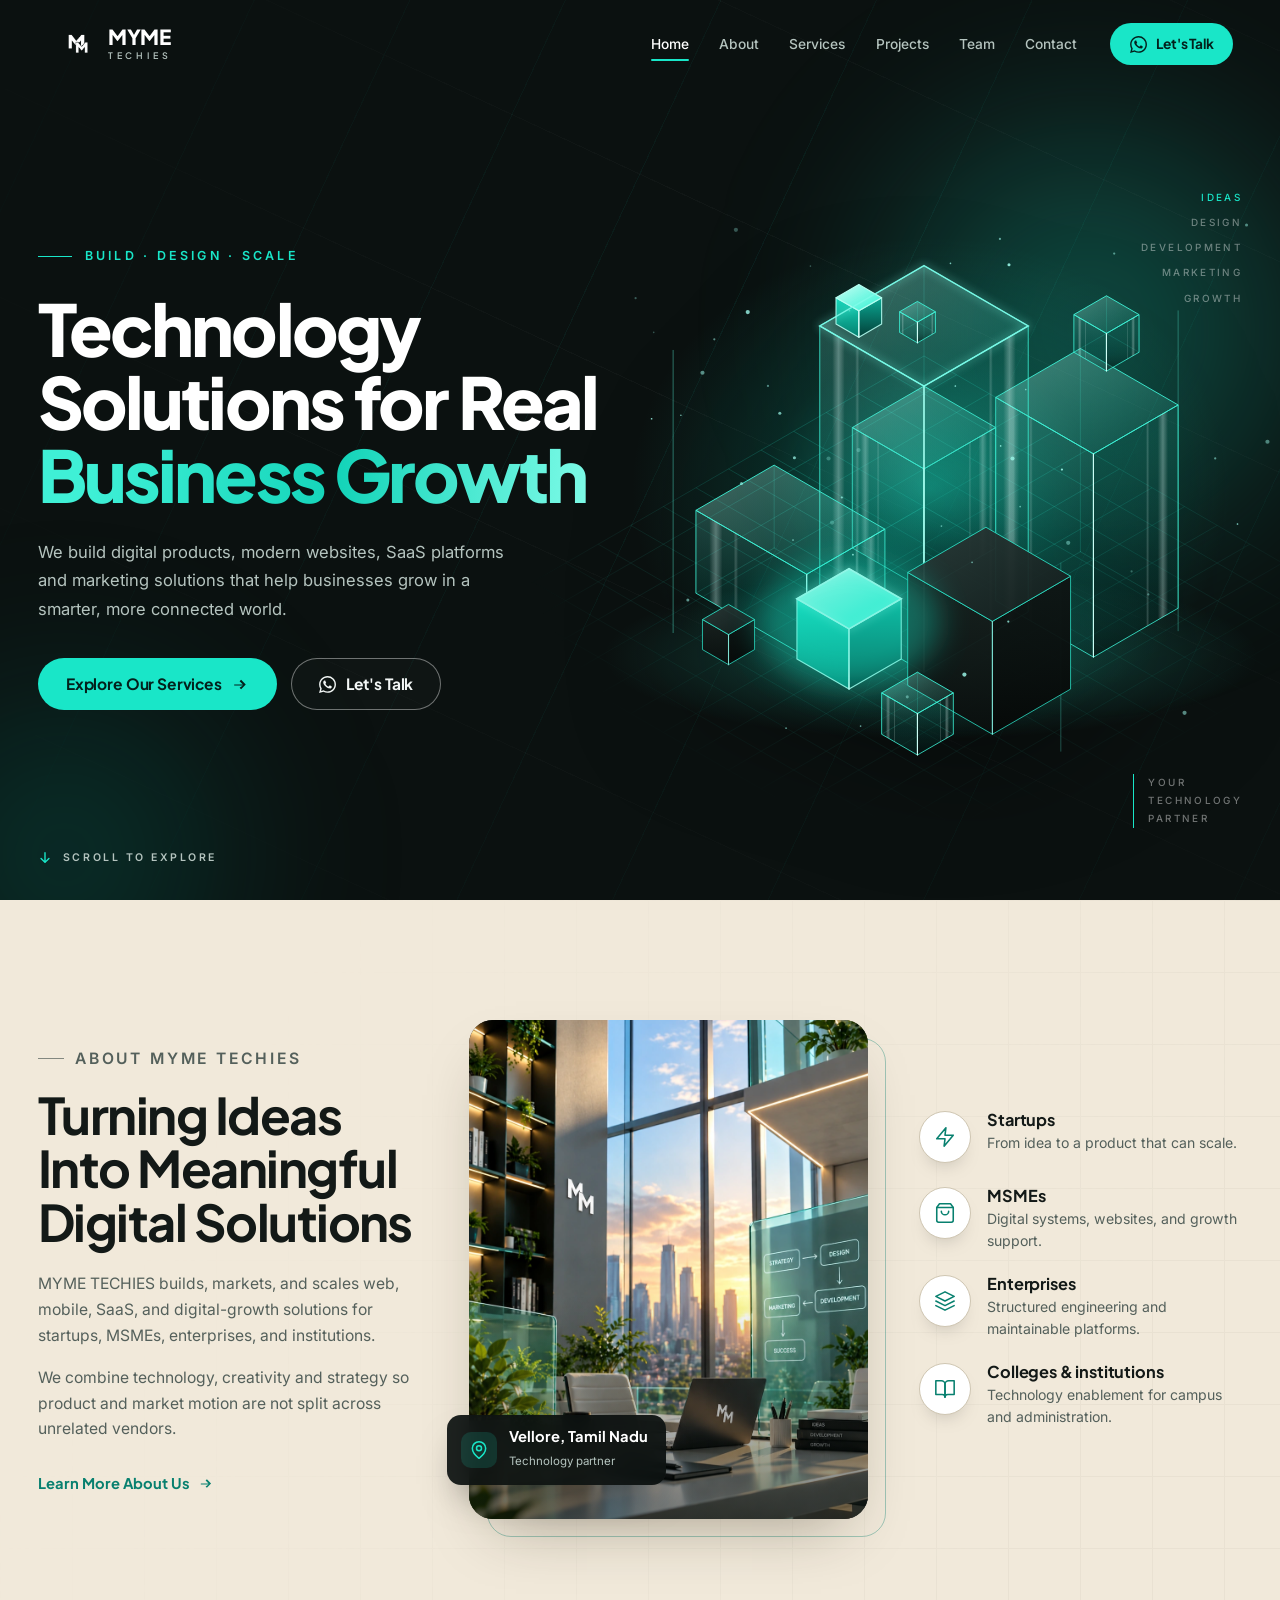
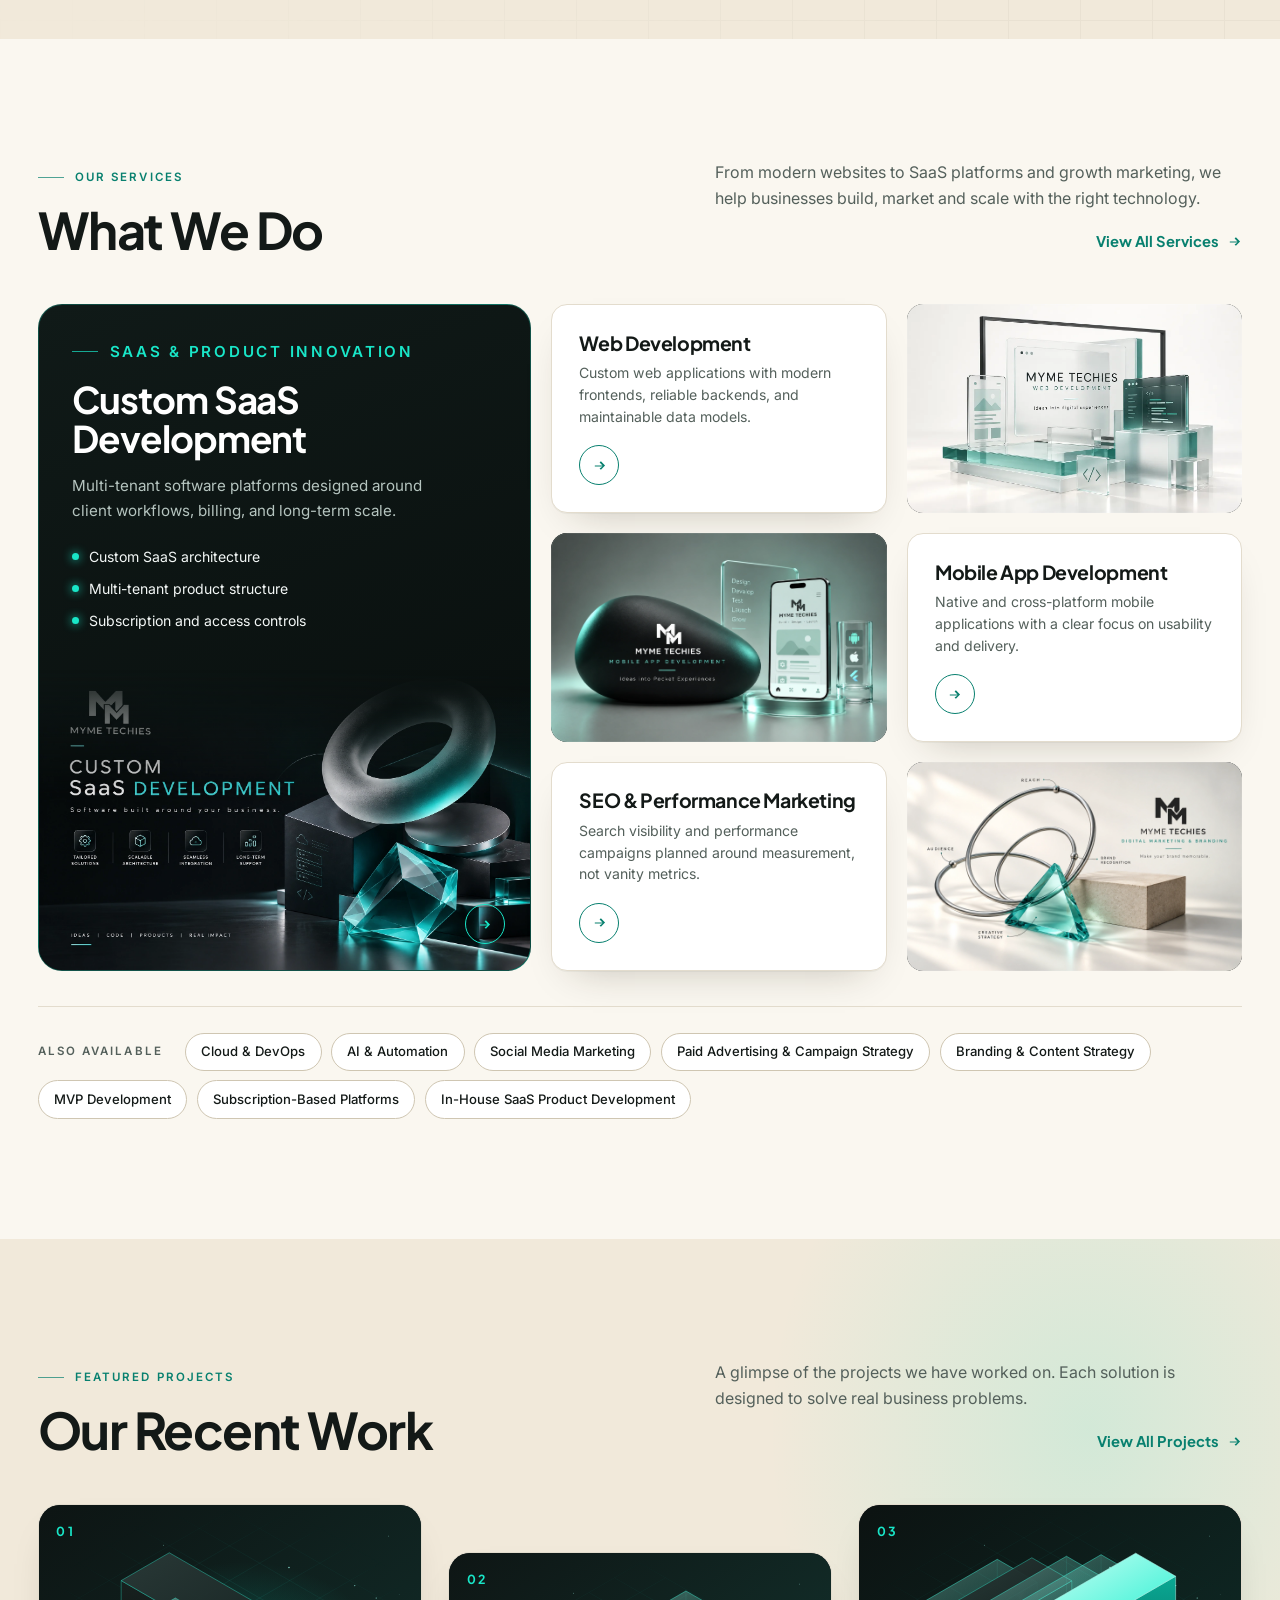
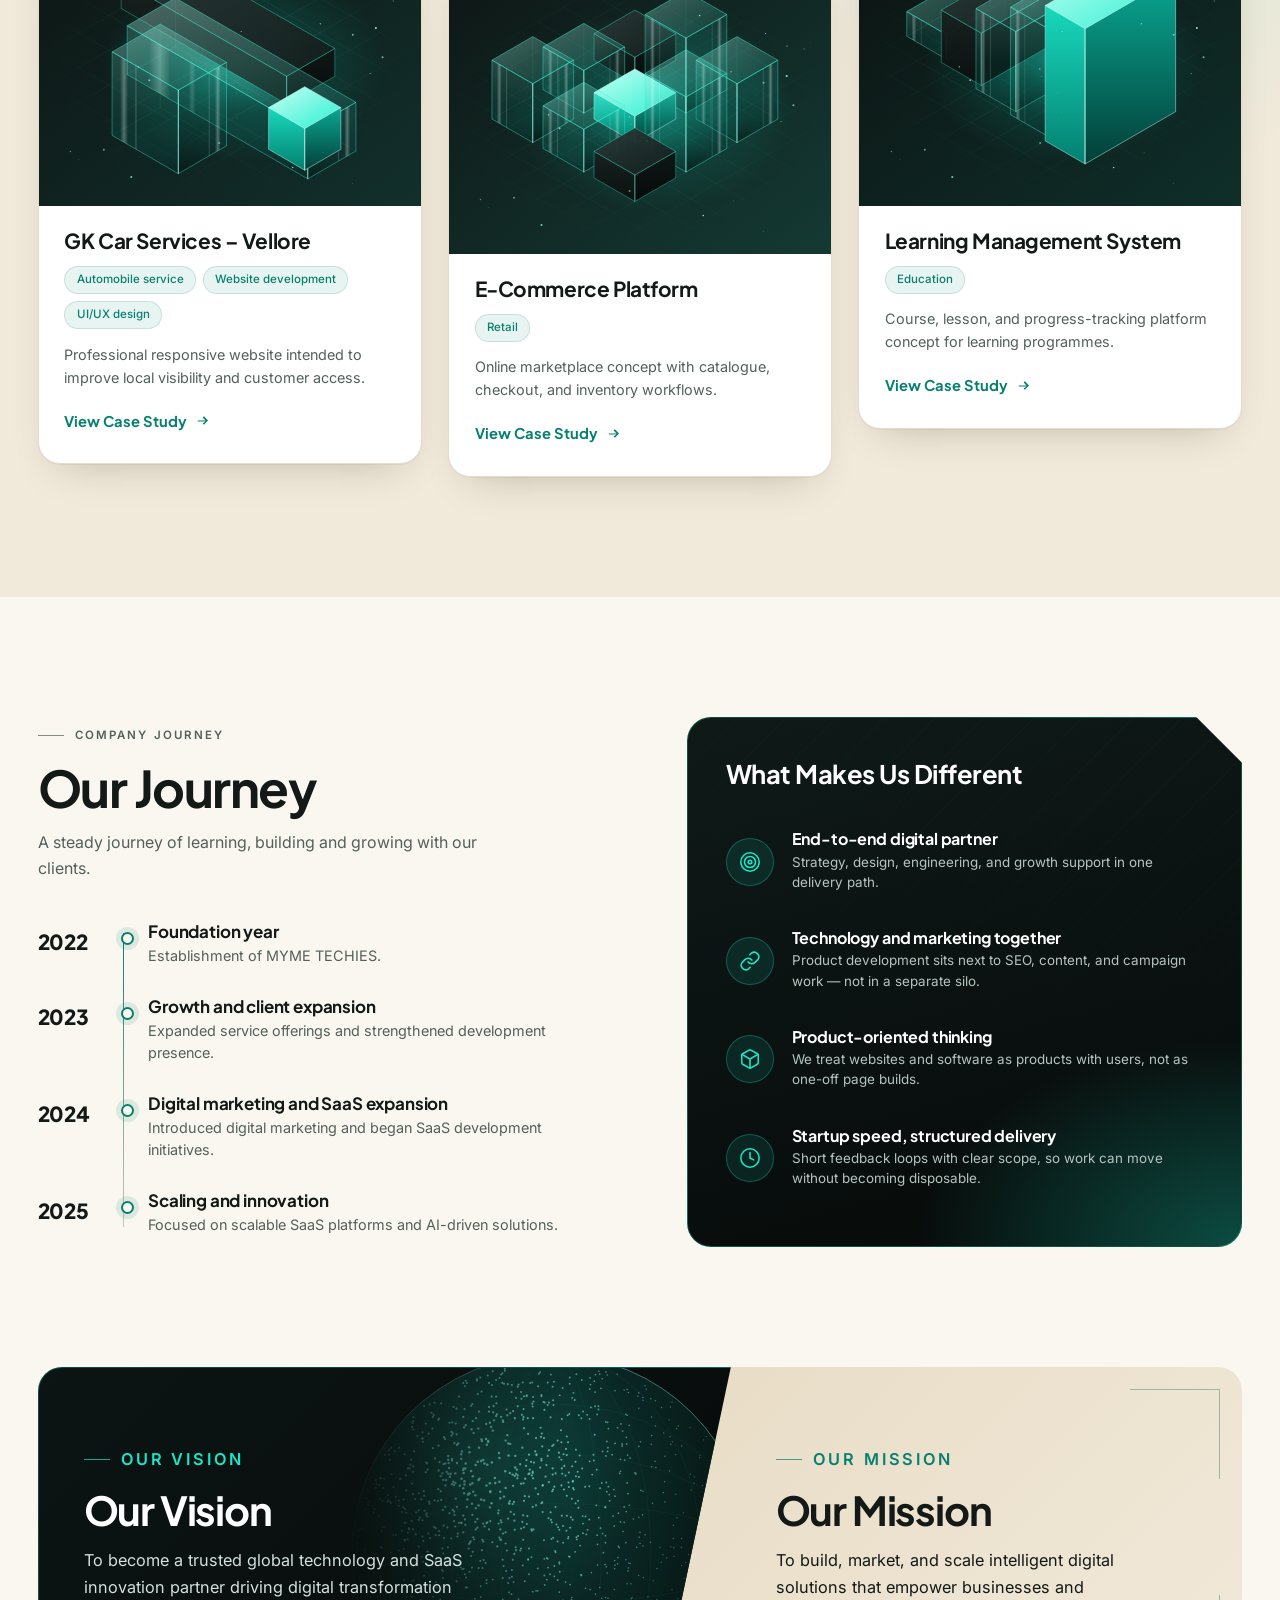
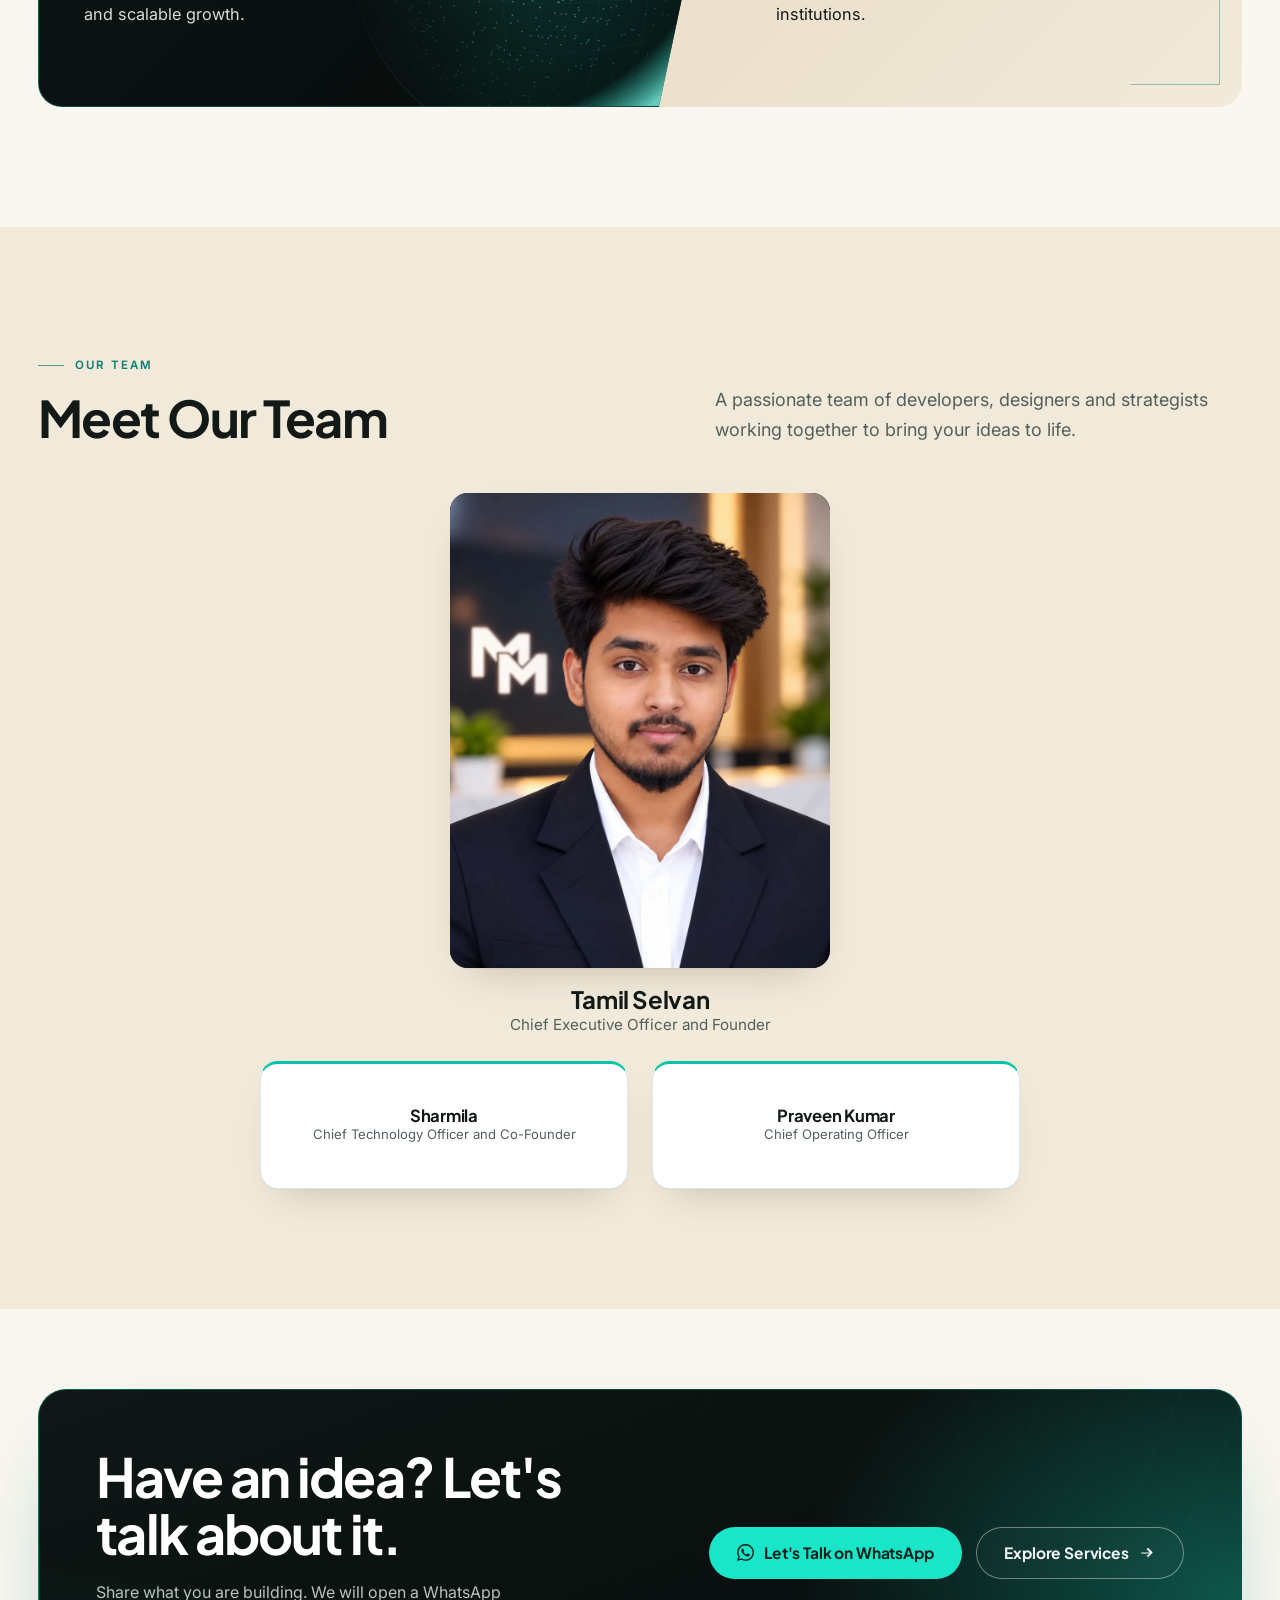
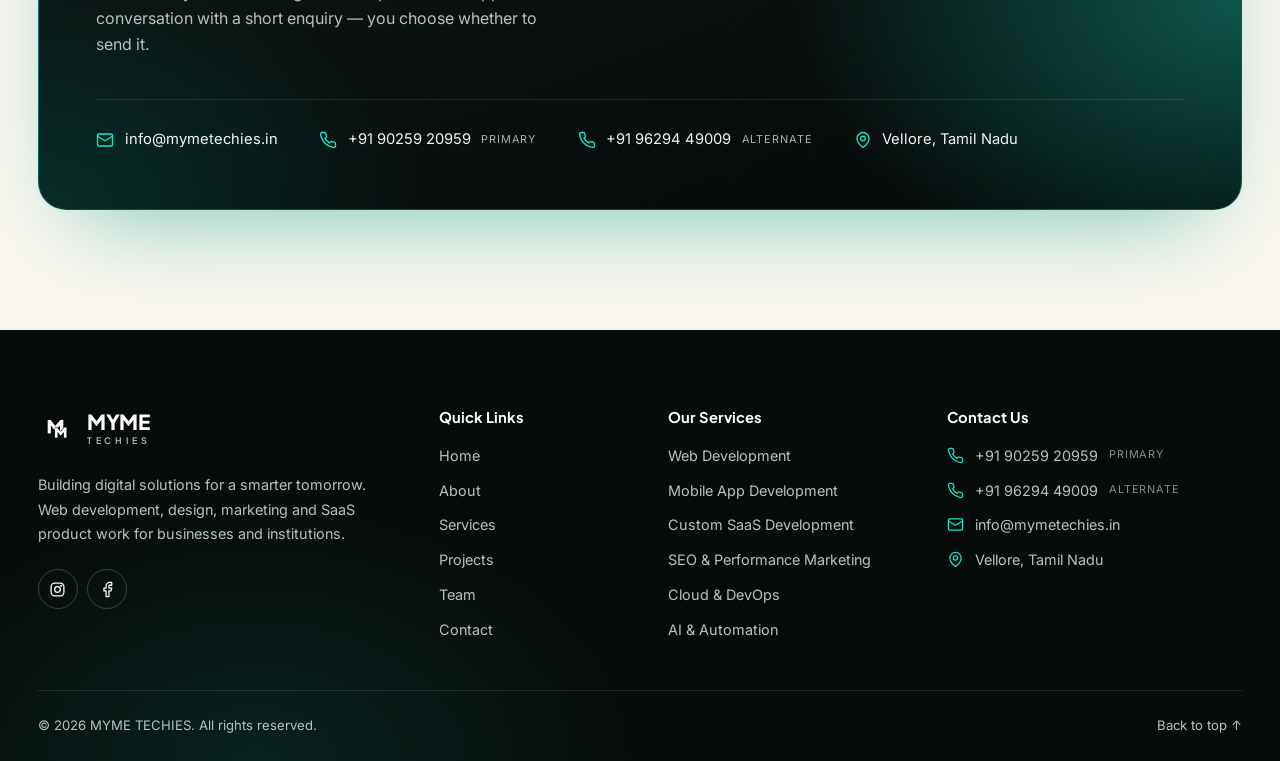
<file: index.html>
<!DOCTYPE html>
<html lang="en">
<head>
  <meta charset="UTF-8">
  <meta name="viewport" content="width=device-width, initial-scale=1.0">
  <title>MYME TECHIES — Technology Solutions for Real Business Growth</title>
  <meta name="description" content="MYME TECHIES builds, markets, and scales web, mobile, SaaS, and digital-growth solutions for startups, MSMEs, enterprises, and institutions.">
  <meta name="theme-color" content="#0b1110">
  <link rel="canonical" href="https://mymetechies.com/">
  <noscript><style>.nav-pill{background:rgba(8,13,12,.94);border-color:rgba(255,255,255,.09)}</style></noscript>
  <link rel="icon" type="image/png" href="assets/images/brand/favicon.png">
  <link rel="preconnect" href="https://fonts.googleapis.com">
  <link rel="preconnect" href="https://fonts.gstatic.com" crossorigin>
  <link href="https://fonts.googleapis.com/css2?family=Inter:wght@400;500;600&family=Plus+Jakarta+Sans:wght@500;600;700;800&display=swap" rel="stylesheet">
  <link rel="stylesheet" href="assets/css/variables.css">
  <link rel="stylesheet" href="assets/css/components.css">
  <link rel="stylesheet" href="assets/css/sections.css">
  <link rel="stylesheet" href="assets/css/motion.css">
</head>
<body data-page="home" data-root="">
  <a href="#hero" class="skip-link">Skip to main content</a>

  <header class="site-header" id="siteHeader">
    <div class="nav-pill">
      <a href="#hero" class="brand" aria-label="MYME TECHIES home"><img class="brand-mark" src="assets/images/brand/logo-mark.png" width="38" height="38" alt=""><span class="brand-name">MYME <span>TECHIES</span></span></a>
      <div class="nav-cluster">
        <nav aria-label="Primary">
          <ul class="nav-links">
            <li><a class="nav-link" data-nav="home" href="#hero">Home</a></li>
            <li><a class="nav-link" data-nav="about" href="#about">About</a></li>
            <li><a class="nav-link" data-nav="services" href="#services">Services</a></li>
            <li><a class="nav-link" data-nav="projects" href="#work">Projects</a></li>
            <li><a class="nav-link" data-nav="team" href="#team">Team</a></li>
            <li><a class="nav-link" data-nav="contact" href="#contact">Contact</a></li>
          </ul>
        </nav>
        <a class="btn btn-teal nav-cta" data-whatsapp href="https://wa.me/919025920959?text=Hello%20MYME%20TECHIES%2C%20I%20would%20like%20to%20discuss%20a%20digital%20project.%20Please%20share%20the%20next%20step%20to%20start%20a%20conversation."><svg viewBox="0 0 24 24" aria-hidden="true" fill="currentColor"><path d="M17.47 14.38c-.3-.15-1.76-.87-2.03-.97-.27-.1-.47-.15-.67.15-.2.3-.77.97-.94 1.16-.17.2-.35.22-.64.07-.3-.15-1.26-.46-2.4-1.48-.88-.79-1.48-1.76-1.65-2.06-.17-.3-.02-.46.13-.6.13-.14.3-.35.45-.52.15-.17.2-.3.3-.5.1-.2.05-.37-.03-.52-.07-.15-.67-1.61-.92-2.2-.24-.58-.49-.5-.67-.51h-.57c-.2 0-.52.07-.8.37-.27.3-1.04 1.02-1.04 2.48 0 1.46 1.07 2.88 1.21 3.07.15.2 2.1 3.2 5.08 4.49.71.3 1.26.49 1.7.63.71.23 1.36.2 1.87.12.57-.09 1.76-.72 2-1.41.25-.7.25-1.29.17-1.41-.07-.12-.27-.2-.57-.35M12.05 21.79h-.01a9.87 9.87 0 0 1-5.03-1.38l-.36-.21-3.74.98 1-3.65-.24-.37a9.86 9.86 0 0 1-1.51-5.26c0-5.45 4.44-9.88 9.89-9.88 2.64 0 5.12 1.03 6.99 2.9a9.83 9.83 0 0 1 2.89 6.99c0 5.45-4.44 9.88-9.88 9.88m8.41-18.3A11.8 11.8 0 0 0 12.05 0C5.5 0 .16 5.34.16 11.89c0 2.1.55 4.14 1.59 5.95L.06 24l6.3-1.65a11.9 11.9 0 0 0 5.69 1.45h.01c6.55 0 11.89-5.34 11.89-11.89 0-3.18-1.24-6.17-3.48-8.41Z"/></svg>Let's Talk</a>
        <button class="menu-toggle" id="menuToggle" type="button" aria-label="Open menu" aria-expanded="false" aria-controls="mobileMenu">
          <span></span><span></span><span></span>
        </button>
      </div>
    </div>
  </header>

  <div class="menu-overlay" id="mobileMenu" hidden role="dialog" aria-label="Menu">
    <div class="menu-overlay-top">
      <a href="#hero" class="brand" aria-label="MYME TECHIES home"><img class="brand-mark" src="assets/images/brand/logo-mark.png" width="38" height="38" alt=""><span class="brand-name">MYME <span>TECHIES</span></span></a>
      <button class="menu-close" id="menuClose" type="button" aria-label="Close menu">&times;</button>
    </div>
    <nav class="menu-overlay-links" aria-label="Mobile">
      <a href="#hero">Home</a>
      <a href="#about">About</a>
      <a href="#services">Services</a>
      <a href="#work">Projects</a>
      <a href="#team">Team</a>
      <a href="#contact">Contact</a>
    </nav>
    <a class="btn btn-teal btn-lg" data-whatsapp href="https://wa.me/919025920959?text=Hello%20MYME%20TECHIES%2C%20I%20would%20like%20to%20discuss%20a%20digital%20project.%20Please%20share%20the%20next%20step%20to%20start%20a%20conversation."><svg viewBox="0 0 24 24" aria-hidden="true" fill="currentColor"><path d="M17.47 14.38c-.3-.15-1.76-.87-2.03-.97-.27-.1-.47-.15-.67.15-.2.3-.77.97-.94 1.16-.17.2-.35.22-.64.07-.3-.15-1.26-.46-2.4-1.48-.88-.79-1.48-1.76-1.65-2.06-.17-.3-.02-.46.13-.6.13-.14.3-.35.45-.52.15-.17.2-.3.3-.5.1-.2.05-.37-.03-.52-.07-.15-.67-1.61-.92-2.2-.24-.58-.49-.5-.67-.51h-.57c-.2 0-.52.07-.8.37-.27.3-1.04 1.02-1.04 2.48 0 1.46 1.07 2.88 1.21 3.07.15.2 2.1 3.2 5.08 4.49.71.3 1.26.49 1.7.63.71.23 1.36.2 1.87.12.57-.09 1.76-.72 2-1.41.25-.7.25-1.29.17-1.41-.07-.12-.27-.2-.57-.35M12.05 21.79h-.01a9.87 9.87 0 0 1-5.03-1.38l-.36-.21-3.74.98 1-3.65-.24-.37a9.86 9.86 0 0 1-1.51-5.26c0-5.45 4.44-9.88 9.89-9.88 2.64 0 5.12 1.03 6.99 2.9a9.83 9.83 0 0 1 2.89 6.99c0 5.45-4.44 9.88-9.88 9.88m8.41-18.3A11.8 11.8 0 0 0 12.05 0C5.5 0 .16 5.34.16 11.89c0 2.1.55 4.14 1.59 5.95L.06 24l6.3-1.65a11.9 11.9 0 0 0 5.69 1.45h.01c6.55 0 11.89-5.34 11.89-11.89 0-3.18-1.24-6.17-3.48-8.41Z"/></svg>Let's Talk on WhatsApp</a>
  </div>

  <main>
    <section class="hero" id="hero">
      <div class="hero-bg" aria-hidden="true">
        <span class="hero-glow hero-glow-a"></span>
        <span class="hero-glow hero-glow-b"></span>
        <span class="hero-lines"></span>
      </div>
      <div class="wrap wrap-wide hero-grid">
        <div class="hero-anim">
          <p class="hero-kicker">Build · Design · Scale</p>
          <h1>Technology Solutions for Real <span class="accent">Business Growth</span></h1>
          <p class="hero-copy">We build digital products, modern websites, SaaS platforms and marketing solutions that help businesses grow in a smarter, more connected world.</p>
          <div class="hero-actions">
            <a class="btn btn-teal btn-lg" href="#services">Explore Our Services <svg class="arrow" viewBox="0 0 16 16" aria-hidden="true"><path fill="currentColor" d="M3 8h8.2L8.1 4.9 9.5 3.5 13.9 8l-4.4 4.5-1.4-1.4L11.2 9H3z"/></svg></a>
            <a class="btn btn-ghost btn-lg" data-whatsapp href="https://wa.me/919025920959?text=Hello%20MYME%20TECHIES%2C%20I%20would%20like%20to%20discuss%20a%20digital%20project.%20Please%20share%20the%20next%20step%20to%20start%20a%20conversation."><svg viewBox="0 0 24 24" aria-hidden="true" fill="currentColor"><path d="M17.47 14.38c-.3-.15-1.76-.87-2.03-.97-.27-.1-.47-.15-.67.15-.2.3-.77.97-.94 1.16-.17.2-.35.22-.64.07-.3-.15-1.26-.46-2.4-1.48-.88-.79-1.48-1.76-1.65-2.06-.17-.3-.02-.46.13-.6.13-.14.3-.35.45-.52.15-.17.2-.3.3-.5.1-.2.05-.37-.03-.52-.07-.15-.67-1.61-.92-2.2-.24-.58-.49-.5-.67-.51h-.57c-.2 0-.52.07-.8.37-.27.3-1.04 1.02-1.04 2.48 0 1.46 1.07 2.88 1.21 3.07.15.2 2.1 3.2 5.08 4.49.71.3 1.26.49 1.7.63.71.23 1.36.2 1.87.12.57-.09 1.76-.72 2-1.41.25-.7.25-1.29.17-1.41-.07-.12-.27-.2-.57-.35M12.05 21.79h-.01a9.87 9.87 0 0 1-5.03-1.38l-.36-.21-3.74.98 1-3.65-.24-.37a9.86 9.86 0 0 1-1.51-5.26c0-5.45 4.44-9.88 9.89-9.88 2.64 0 5.12 1.03 6.99 2.9a9.83 9.83 0 0 1 2.89 6.99c0 5.45-4.44 9.88-9.88 9.88m8.41-18.3A11.8 11.8 0 0 0 12.05 0C5.5 0 .16 5.34.16 11.89c0 2.1.55 4.14 1.59 5.95L.06 24l6.3-1.65a11.9 11.9 0 0 0 5.69 1.45h.01c6.55 0 11.89-5.34 11.89-11.89 0-3.18-1.24-6.17-3.48-8.41Z"/></svg>Let's Talk</a>
          </div>
        </div>
        <div class="hero-visual">
          <div class="hero-visual-inner" data-parallax>
            <img data-hero-visual src="assets/images/hero/hero-glass.svg" width="1200" height="1000" alt="Abstract glass blocks with teal edge lighting and a glowing core cube" fetchpriority="high">
          </div>
        </div>
      </div>
      <ul class="hero-rail" aria-hidden="true"><li>Ideas</li><li>Design</li><li>Development</li><li>Marketing</li><li>Growth</li></ul>
      <p class="hero-tag" aria-hidden="true">Your<br>Technology<br>Partner</p>
      <a class="hero-scroll" href="#about"><svg viewBox="0 0 16 16" fill="none" stroke="currentColor" stroke-width="1.6" stroke-linecap="round" stroke-linejoin="round" aria-hidden="true"><path d="M8 2v11M3.5 8.5 8 13l4.5-4.5"/></svg>Scroll to explore</a>
    </section>

    <section class="about" id="about">
      <div class="wrap wrap-wide about-grid">
        <div class="about-copy reveal">
          <p class="section-kicker">About MYME Techies</p>
          <h2>Turning Ideas Into Meaningful Digital Solutions</h2>
          <p>MYME TECHIES builds, markets, and scales web, mobile, SaaS, and digital-growth solutions for startups, MSMEs, enterprises, and institutions.</p>
          <p>We combine technology, creativity and strategy so product and market motion are not split across unrelated vendors.</p>
          <a class="text-link" href="#journey">Learn More About Us <svg class="arrow" viewBox="0 0 16 16" aria-hidden="true"><path fill="currentColor" d="M3 8h8.2L8.1 4.9 9.5 3.5 13.9 8l-4.4 4.5-1.4-1.4L11.2 9H3z"/></svg></a>
        </div>
        <div class="about-media reveal">
          <figure><img data-about-image src="assets/images/about/about-section.webp" width="941" height="1672" alt="Bright MYME TECHIES workspace with a city skyline view, glass panels and a strategy-to-success workflow diagram" loading="lazy"></figure>
          <div class="about-chip"><svg viewBox="0 0 24 24" fill="none" stroke="currentColor" stroke-width="1.8" stroke-linecap="round" stroke-linejoin="round" aria-hidden="true"><path d="M20 10c0 6-8 12-8 12S4 16 4 10a8 8 0 0 1 16 0z"/><circle cx="12" cy="10" r="3"/></svg><div><strong data-bind="location">Vellore, Tamil Nadu</strong><small>Technology partner</small></div></div>
        </div>
        <div class="audience-list" data-stagger>
          <article class="audience-item reveal">
            <span class="icon-badge" aria-hidden="true"><svg viewBox="0 0 24 24"><path d="M13 2 3 14h9l-1 8 10-12h-9z"/></svg></span>
            <div><h3>Startups</h3><p>From idea to a product that can scale.</p></div>
          </article>
          <article class="audience-item reveal">
            <span class="icon-badge" aria-hidden="true"><svg viewBox="0 0 24 24"><path d="M6 2 3 6v14a2 2 0 0 0 2 2h14a2 2 0 0 0 2-2V6l-3-4z"/><path d="M3 6h18"/><path d="M16 10a4 4 0 0 1-8 0"/></svg></span>
            <div><h3>MSMEs</h3><p>Digital systems, websites, and growth support.</p></div>
          </article>
          <article class="audience-item reveal">
            <span class="icon-badge" aria-hidden="true"><svg viewBox="0 0 24 24"><path d="m12 2 10 5-10 5L2 7z"/><path d="m2 17 10 5 10-5"/><path d="m2 12 10 5 10-5"/></svg></span>
            <div><h3>Enterprises</h3><p>Structured engineering and maintainable platforms.</p></div>
          </article>
          <article class="audience-item reveal">
            <span class="icon-badge" aria-hidden="true"><svg viewBox="0 0 24 24"><path d="M2 3h6a4 4 0 0 1 4 4v14a3 3 0 0 0-3-3H2z"/><path d="M22 3h-6a4 4 0 0 0-4 4v14a3 3 0 0 1 3-3h7z"/></svg></span>
            <div><h3>Colleges &amp; institutions</h3><p>Technology enablement for campus and administration.</p></div>
          </article>
        </div>
      </div>
    </section>

    <section class="section services" id="services">
      <div class="wrap wrap-wide">
        <div class="section-head reveal">
          <div>
            <p class="section-kicker">Our Services</p>
            <h2 class="section-title">What We Do</h2>
          </div>
          <div class="head-side">
            <p class="section-lead">From modern websites to SaaS platforms and growth marketing, we help businesses build, market and scale with the right technology.</p>
            <a class="text-link" href="services.html">View All Services <svg class="arrow" viewBox="0 0 16 16" aria-hidden="true"><path fill="currentColor" d="M3 8h8.2L8.1 4.9 9.5 3.5 13.9 8l-4.4 4.5-1.4-1.4L11.2 9H3z"/></svg></a>
          </div>
        </div>
        <div class="svc-board">
          <a class="svc-feature reveal" href="services.html#custom-saas">
            <p class="section-kicker">SaaS &amp; Product Innovation</p>
            <h3>Custom SaaS Development</h3>
            <p>Multi-tenant software platforms designed around client workflows, billing, and long-term scale.</p>
            <ul class="svc-points">
              <li>Custom SaaS architecture</li>
              <li>Multi-tenant product structure</li>
              <li>Subscription and access controls</li>
            </ul>
            <div class="svc-feature-media"><img src="assets/images/services/custom-saas.webp" alt="" width="1280" height="853" loading="lazy"></div>
            <span class="svc-arrow" aria-hidden="true"><svg class="arrow" viewBox="0 0 16 16" aria-hidden="true"><path fill="currentColor" d="M3 8h8.2L8.1 4.9 9.5 3.5 13.9 8l-4.4 4.5-1.4-1.4L11.2 9H3z"/></svg></span>
          </a>
          <div class="svc-stack" data-stagger>
          <a class="svc-pair reveal" href="services.html#web-development">
            <div class="svc-text">
              <h3>Web Development</h3>
              <p>Custom web applications with modern frontends, reliable backends, and maintainable data models.</p>
              <span class="svc-arrow" aria-hidden="true"><svg class="arrow" viewBox="0 0 16 16" aria-hidden="true"><path fill="currentColor" d="M3 8h8.2L8.1 4.9 9.5 3.5 13.9 8l-4.4 4.5-1.4-1.4L11.2 9H3z"/></svg></span>
            </div>
            <div class="svc-media"><img src="assets/images/services/web-development.webp" alt="" width="1280" height="853" loading="lazy"></div>
          </a>
          <a class="svc-pair is-flip reveal" href="services.html#mobile-apps">
            <div class="svc-text">
              <h3>Mobile App Development</h3>
              <p>Native and cross-platform mobile applications with a clear focus on usability and delivery.</p>
              <span class="svc-arrow" aria-hidden="true"><svg class="arrow" viewBox="0 0 16 16" aria-hidden="true"><path fill="currentColor" d="M3 8h8.2L8.1 4.9 9.5 3.5 13.9 8l-4.4 4.5-1.4-1.4L11.2 9H3z"/></svg></span>
            </div>
            <div class="svc-media"><img src="assets/images/services/mobile-app.webp" alt="" width="1280" height="853" loading="lazy"></div>
          </a>
          <a class="svc-pair reveal" href="services.html#seo-performance">
            <div class="svc-text">
              <h3>SEO &amp; Performance Marketing</h3>
              <p>Search visibility and performance campaigns planned around measurement, not vanity metrics.</p>
              <span class="svc-arrow" aria-hidden="true"><svg class="arrow" viewBox="0 0 16 16" aria-hidden="true"><path fill="currentColor" d="M3 8h8.2L8.1 4.9 9.5 3.5 13.9 8l-4.4 4.5-1.4-1.4L11.2 9H3z"/></svg></span>
            </div>
            <div class="svc-media"><img src="assets/images/services/digital-marketing.webp" alt="" width="1280" height="853" loading="lazy"></div>
          </a>
          </div>
        </div>
        <div class="svc-more reveal">
          <span class="svc-more-label">Also available</span>
          <a class="chip" href="services.html#cloud-devops">Cloud &amp; DevOps</a>
          <a class="chip" href="services.html#ai-automation">AI &amp; Automation</a>
          <a class="chip" href="services.html#social-media">Social Media Marketing</a>
          <a class="chip" href="services.html#paid-ads">Paid Advertising &amp; Campaign Strategy</a>
          <a class="chip" href="services.html#branding-content">Branding &amp; Content Strategy</a>
          <a class="chip" href="services.html#mvp">MVP Development</a>
          <a class="chip" href="services.html#subscription-platforms">Subscription-Based Platforms</a>
          <a class="chip" href="services.html#in-house-saas">In-House SaaS Product Development</a>
        </div>
      </div>
    </section>

    <section class="section work" id="work">
      <div class="wrap wrap-wide">
        <div class="section-head reveal">
          <div>
            <p class="section-kicker">Featured Projects</p>
            <h2 class="section-title">Our Recent Work</h2>
          </div>
          <div class="head-side">
            <p class="section-lead">A glimpse of the projects we have worked on. Each solution is designed to solve real business problems.</p>
            <a class="text-link" href="projects.html">View All Projects <svg class="arrow" viewBox="0 0 16 16" aria-hidden="true"><path fill="currentColor" d="M3 8h8.2L8.1 4.9 9.5 3.5 13.9 8l-4.4 4.5-1.4-1.4L11.2 9H3z"/></svg></a>
          </div>
        </div>
        <div class="work-grid" data-project-list data-featured-only data-stagger>
          <article class="work-card reveal">
            <a class="work-media" href="projects/gk-car-services.html" tabindex="-1" aria-hidden="true"><img src="assets/images/projects/cover-gk-car-services.svg" alt="" width="1200" height="900" loading="lazy"><span class="work-index">01</span></a>
            <div class="work-body">
              <h3>GK Car Services – Vellore</h3>
              <div class="tag-row"><span class="tag">Automobile service</span><span class="tag">Website development</span><span class="tag">UI/UX design</span></div>
              <p>Professional responsive website intended to improve local visibility and customer access.</p>
              <a class="text-link" href="projects/gk-car-services.html">View Case Study <svg class="arrow" viewBox="0 0 16 16" aria-hidden="true"><path fill="currentColor" d="M3 8h8.2L8.1 4.9 9.5 3.5 13.9 8l-4.4 4.5-1.4-1.4L11.2 9H3z"/></svg></a>
            </div>
          </article>
          <article class="work-card reveal">
            <a class="work-media" href="projects/ecommerce-platform.html" tabindex="-1" aria-hidden="true"><img src="assets/images/projects/cover-ecommerce-platform.svg" alt="" width="1200" height="900" loading="lazy"><span class="work-index">02</span></a>
            <div class="work-body">
              <h3>E-Commerce Platform</h3>
              <div class="tag-row"><span class="tag">Retail</span></div>
              <p>Online marketplace concept with catalogue, checkout, and inventory workflows.</p>
              <a class="text-link" href="projects/ecommerce-platform.html">View Case Study <svg class="arrow" viewBox="0 0 16 16" aria-hidden="true"><path fill="currentColor" d="M3 8h8.2L8.1 4.9 9.5 3.5 13.9 8l-4.4 4.5-1.4-1.4L11.2 9H3z"/></svg></a>
            </div>
          </article>
          <article class="work-card reveal">
            <a class="work-media" href="projects/learning-management-system.html" tabindex="-1" aria-hidden="true"><img src="assets/images/projects/cover-lms.svg" alt="" width="1200" height="900" loading="lazy"><span class="work-index">03</span></a>
            <div class="work-body">
              <h3>Learning Management System</h3>
              <div class="tag-row"><span class="tag">Education</span></div>
              <p>Course, lesson, and progress-tracking platform concept for learning programmes.</p>
              <a class="text-link" href="projects/learning-management-system.html">View Case Study <svg class="arrow" viewBox="0 0 16 16" aria-hidden="true"><path fill="currentColor" d="M3 8h8.2L8.1 4.9 9.5 3.5 13.9 8l-4.4 4.5-1.4-1.4L11.2 9H3z"/></svg></a>
            </div>
          </article>
        </div>
        <div class="projects-empty" data-projects-empty hidden>
          <p>Published case studies will appear here. Until then, you can still review the full service list or start a conversation.</p>
          <a class="text-link" href="services.html">View all services <svg class="arrow" viewBox="0 0 16 16" aria-hidden="true"><path fill="currentColor" d="M3 8h8.2L8.1 4.9 9.5 3.5 13.9 8l-4.4 4.5-1.4-1.4L11.2 9H3z"/></svg></a>
        </div>
      </div>
    </section>

    <section class="section journey" id="journey">
      <div class="wrap wrap-wide journey-grid">
        <div class="journey-copy">
          <p class="section-kicker reveal">Company Journey</p>
          <h2 class="reveal">Our Journey</h2>
          <p class="reveal">A steady journey of learning, building and growing with our clients.</p>
          <ol class="timeline" data-journey-list data-stagger>
            <li class="timeline-item reveal">
              <span class="timeline-year">2022</span>
              <div><h3>Foundation year</h3><p>Establishment of MYME TECHIES.</p></div>
            </li>
            <li class="timeline-item reveal">
              <span class="timeline-year">2023</span>
              <div><h3>Growth and client expansion</h3><p>Expanded service offerings and strengthened development presence.</p></div>
            </li>
            <li class="timeline-item reveal">
              <span class="timeline-year">2024</span>
              <div><h3>Digital marketing and SaaS expansion</h3><p>Introduced digital marketing and began SaaS development initiatives.</p></div>
            </li>
            <li class="timeline-item reveal">
              <span class="timeline-year">2025</span>
              <div><h3>Scaling and innovation</h3><p>Focused on scalable SaaS platforms and AI-driven solutions.</p></div>
            </li>
          </ol>
        </div>
        <aside class="diff-panel reveal" aria-labelledby="diffTitle">
          <h2 id="diffTitle">What Makes Us Different</h2>
          <div class="diff-list">
            <article class="diff-item">
              <span class="icon-badge" aria-hidden="true"><svg viewBox="0 0 24 24"><circle cx="12" cy="12" r="10"/><circle cx="12" cy="12" r="6"/><circle cx="12" cy="12" r="2"/></svg></span>
              <div><h3>End-to-end digital partner</h3><p>Strategy, design, engineering, and growth support in one delivery path.</p></div>
            </article>
            <article class="diff-item">
              <span class="icon-badge" aria-hidden="true"><svg viewBox="0 0 24 24"><path d="M10 13a5 5 0 0 0 7.5.5l3-3a5 5 0 0 0-7-7l-1.7 1.7"/><path d="M14 11a5 5 0 0 0-7.5-.5l-3 3a5 5 0 0 0 7 7l1.7-1.7"/></svg></span>
              <div><h3>Technology and marketing together</h3><p>Product development sits next to SEO, content, and campaign work — not in a separate silo.</p></div>
            </article>
            <article class="diff-item">
              <span class="icon-badge" aria-hidden="true"><svg viewBox="0 0 24 24"><path d="M21 16V8a2 2 0 0 0-1-1.7l-7-4a2 2 0 0 0-2 0l-7 4A2 2 0 0 0 3 8v8a2 2 0 0 0 1 1.7l7 4a2 2 0 0 0 2 0l7-4a2 2 0 0 0 1-1.7z"/><path d="m3.3 7 8.7 5 8.7-5M12 22V12"/></svg></span>
              <div><h3>Product-oriented thinking</h3><p>We treat websites and software as products with users, not as one-off page builds.</p></div>
            </article>
            <article class="diff-item">
              <span class="icon-badge" aria-hidden="true"><svg viewBox="0 0 24 24"><circle cx="12" cy="12" r="10"/><path d="M12 6v6l4 2"/></svg></span>
              <div><h3>Startup speed, structured delivery</h3><p>Short feedback loops with clear scope, so work can move without becoming disposable.</p></div>
            </article>
          </div>
        </aside>
      </div>
    </section>

    <section class="purpose" id="vision">
      <div class="wrap wrap-wide purpose-layout">
        <article class="purpose-panel vision-panel reveal">
          <div class="vision-globe" aria-hidden="true"><img src="assets/images/shared/globe.svg" alt="" width="1000" height="1000" loading="lazy"></div>
          <p class="section-kicker">Our Vision</p>
          <h2>Our Vision</h2>
          <p>To become a trusted global technology and SaaS innovation partner driving digital transformation and scalable growth.</p>
        </article>
        <article class="purpose-panel mission-panel reveal">
          <p class="section-kicker">Our Mission</p>
          <h2>Our Mission</h2>
          <p>To build, market, and scale intelligent digital solutions that empower businesses and institutions.</p>
        </article>
      </div>
    </section>

    <section class="section team" id="team">
      <div class="wrap wrap-wide">
        <div class="section-head reveal">
          <div>
            <p class="section-kicker">Our Team</p>
            <h2 class="section-title">Meet Our Team</h2>
          </div>
          <p class="section-lead">A passionate team of developers, designers and strategists working together to bring your ideas to life.</p>
        </div>
        <div class="team-grid" data-team-list data-stagger>
          <article class="team-card team-card--lead reveal">
            <div class="team-portrait"><img src="assets/images/team/tamil-selvan.webp" alt="Tamil Selvan" width="900" height="1193" loading="lazy"></div>
            <div class="team-meta"><h3>Tamil Selvan</h3><p>Chief Executive Officer and Founder</p></div>
          </article>
          <article class="team-card team-card--text reveal">
            <div class="team-meta"><h3>Sharmila</h3><p>Chief Technology Officer and Co-Founder</p></div>
          </article>
          <article class="team-card team-card--text reveal">
            <div class="team-meta"><h3>Praveen Kumar</h3><p>Chief Operating Officer</p></div>
          </article>
        </div>
      </div>
    </section>

    <section class="clients" data-clients hidden>
      <div class="wrap">
        <h2>Trusted By Businesses</h2>
        <p>We work with businesses and institutions across different industries.</p>
        <div class="client-row" data-client-row></div>
      </div>
    </section>

    <section class="cta-band" id="contact">
      <div class="wrap wrap-wide">
        <div class="cta-card reveal">
          <div class="cta-top">
            <div>
              <h2>Have an idea? Let's talk about it.</h2>
              <p class="cta-text">Share what you are building. We will open a WhatsApp conversation with a short enquiry — you choose whether to send it.</p>
            </div>
            <div class="cta-actions">
              <a class="btn btn-teal btn-lg" data-whatsapp href="https://wa.me/919025920959?text=Hello%20MYME%20TECHIES%2C%20I%20would%20like%20to%20discuss%20a%20digital%20project.%20Please%20share%20the%20next%20step%20to%20start%20a%20conversation."><svg viewBox="0 0 24 24" aria-hidden="true" fill="currentColor"><path d="M17.47 14.38c-.3-.15-1.76-.87-2.03-.97-.27-.1-.47-.15-.67.15-.2.3-.77.97-.94 1.16-.17.2-.35.22-.64.07-.3-.15-1.26-.46-2.4-1.48-.88-.79-1.48-1.76-1.65-2.06-.17-.3-.02-.46.13-.6.13-.14.3-.35.45-.52.15-.17.2-.3.3-.5.1-.2.05-.37-.03-.52-.07-.15-.67-1.61-.92-2.2-.24-.58-.49-.5-.67-.51h-.57c-.2 0-.52.07-.8.37-.27.3-1.04 1.02-1.04 2.48 0 1.46 1.07 2.88 1.21 3.07.15.2 2.1 3.2 5.08 4.49.71.3 1.26.49 1.7.63.71.23 1.36.2 1.87.12.57-.09 1.76-.72 2-1.41.25-.7.25-1.29.17-1.41-.07-.12-.27-.2-.57-.35M12.05 21.79h-.01a9.87 9.87 0 0 1-5.03-1.38l-.36-.21-3.74.98 1-3.65-.24-.37a9.86 9.86 0 0 1-1.51-5.26c0-5.45 4.44-9.88 9.89-9.88 2.64 0 5.12 1.03 6.99 2.9a9.83 9.83 0 0 1 2.89 6.99c0 5.45-4.44 9.88-9.88 9.88m8.41-18.3A11.8 11.8 0 0 0 12.05 0C5.5 0 .16 5.34.16 11.89c0 2.1.55 4.14 1.59 5.95L.06 24l6.3-1.65a11.9 11.9 0 0 0 5.69 1.45h.01c6.55 0 11.89-5.34 11.89-11.89 0-3.18-1.24-6.17-3.48-8.41Z"/></svg>Let's Talk on WhatsApp</a>
              <a class="btn btn-ghost btn-lg" href="#services">Explore Services <svg class="arrow" viewBox="0 0 16 16" aria-hidden="true"><path fill="currentColor" d="M3 8h8.2L8.1 4.9 9.5 3.5 13.9 8l-4.4 4.5-1.4-1.4L11.2 9H3z"/></svg></a>
            </div>
          </div>
          <div class="cta-contact">
            <a data-bind="email" href="mailto:info@mymetechies.in"><svg viewBox="0 0 24 24" fill="none" stroke="currentColor" stroke-width="1.8" stroke-linecap="round" stroke-linejoin="round" aria-hidden="true"><rect x="2" y="4" width="20" height="16" rx="2"/><path d="m22 7-10 6L2 7"/></svg>info@mymetechies.in</a>
            <span class="contact-pair"><a data-bind="phoneDisplay" href="tel:+919025920959"><svg viewBox="0 0 24 24" fill="none" stroke="currentColor" stroke-width="1.8" stroke-linecap="round" stroke-linejoin="round" aria-hidden="true"><path d="M22 16.9v3a2 2 0 0 1-2.2 2 19.8 19.8 0 0 1-8.6-3.1 19.5 19.5 0 0 1-6-6A19.8 19.8 0 0 1 2.1 4.2 2 2 0 0 1 4.1 2h3a2 2 0 0 1 2 1.7c.1 1 .4 1.9.7 2.8a2 2 0 0 1-.5 2.1L8 9.9a16 16 0 0 0 6 6l1.3-1.3a2 2 0 0 1 2.1-.4c.9.3 1.8.6 2.8.7a2 2 0 0 1 1.7 2z"/></svg>+91 90259 20959</a> <small class="contact-tag">Primary</small></span>
            <span class="contact-pair"><a data-bind="phoneAltDisplay" href="tel:+919629449009"><svg viewBox="0 0 24 24" fill="none" stroke="currentColor" stroke-width="1.8" stroke-linecap="round" stroke-linejoin="round" aria-hidden="true"><path d="M22 16.9v3a2 2 0 0 1-2.2 2 19.8 19.8 0 0 1-8.6-3.1 19.5 19.5 0 0 1-6-6A19.8 19.8 0 0 1 2.1 4.2 2 2 0 0 1 4.1 2h3a2 2 0 0 1 2 1.7c.1 1 .4 1.9.7 2.8a2 2 0 0 1-.5 2.1L8 9.9a16 16 0 0 0 6 6l1.3-1.3a2 2 0 0 1 2.1-.4c.9.3 1.8.6 2.8.7a2 2 0 0 1 1.7 2z"/></svg>+91 96294 49009</a> <small class="contact-tag">Alternate</small></span>
            <span><svg viewBox="0 0 24 24" fill="none" stroke="currentColor" stroke-width="1.8" stroke-linecap="round" stroke-linejoin="round" aria-hidden="true"><path d="M20 10c0 6-8 12-8 12S4 16 4 10a8 8 0 0 1 16 0z"/><circle cx="12" cy="10" r="3"/></svg><span data-bind="location">Vellore, Tamil Nadu</span></span>
          </div>
        </div>
      </div>
    </section>
  </main>

  <footer class="site-footer" id="footer">
    <div class="wrap wrap-wide">
      <div class="footer-grid">
        <div>
          <a href="#hero" class="brand" aria-label="MYME TECHIES home"><img class="brand-mark" src="assets/images/brand/logo-mark.png" width="38" height="38" alt=""><span class="brand-name">MYME <span>TECHIES</span></span></a>
          <p class="footer-blurb">Building digital solutions for a smarter tomorrow. Web development, design, marketing and SaaS product work for businesses and institutions.</p>
          <div class="social-row" data-social-row>
            <a class="social-link" data-social="instagram" href="https://www.instagram.com/myme.digitalhub?igsh=bm54YjR5YThnMXZj" target="_blank" rel="noopener noreferrer" aria-label="Instagram"><svg viewBox="0 0 24 24" fill="none" stroke="currentColor" stroke-width="1.8" stroke-linecap="round" stroke-linejoin="round" aria-hidden="true"><rect x="3" y="3" width="18" height="18" rx="5"/><circle cx="12" cy="12" r="4"/><circle cx="17.3" cy="6.7" r=".6" fill="currentColor"/></svg></a>
            <a class="social-link" data-social="facebook" href="https://www.facebook.com/share/1HmyNrv4rA" target="_blank" rel="noopener noreferrer" aria-label="Facebook"><svg viewBox="0 0 24 24" fill="none" stroke="currentColor" stroke-width="1.8" stroke-linecap="round" stroke-linejoin="round" aria-hidden="true"><path d="M18 2h-3a5 5 0 0 0-5 5v3H7v4h3v8h4v-8h3l1-4h-4V7a1 1 0 0 1 1-1h3z"/></svg></a>
          </div>
        </div>
        <div>
          <h2 class="footer-title">Quick Links</h2>
          <ul class="footer-list">
            <li><a href="#hero">Home</a></li>
            <li><a href="#about">About</a></li>
            <li><a href="#services">Services</a></li>
            <li><a href="#work">Projects</a></li>
            <li><a href="#team">Team</a></li>
            <li><a href="#contact">Contact</a></li>
          </ul>
        </div>
        <div>
          <h2 class="footer-title">Our Services</h2>
          <ul class="footer-list">
            <li><a href="services.html#web-development">Web Development</a></li>
            <li><a href="services.html#mobile-apps">Mobile App Development</a></li>
            <li><a href="services.html#custom-saas">Custom SaaS Development</a></li>
            <li><a href="services.html#seo-performance">SEO &amp; Performance Marketing</a></li>
            <li><a href="services.html#cloud-devops">Cloud &amp; DevOps</a></li>
            <li><a href="services.html#ai-automation">AI &amp; Automation</a></li>
          </ul>
        </div>
        <div>
          <h2 class="footer-title">Contact Us</h2>
          <ul class="footer-list footer-contact">
            <li><svg viewBox="0 0 24 24" fill="none" stroke="currentColor" stroke-width="1.8" stroke-linecap="round" stroke-linejoin="round" aria-hidden="true"><path d="M22 16.9v3a2 2 0 0 1-2.2 2 19.8 19.8 0 0 1-8.6-3.1 19.5 19.5 0 0 1-6-6A19.8 19.8 0 0 1 2.1 4.2 2 2 0 0 1 4.1 2h3a2 2 0 0 1 2 1.7c.1 1 .4 1.9.7 2.8a2 2 0 0 1-.5 2.1L8 9.9a16 16 0 0 0 6 6l1.3-1.3a2 2 0 0 1 2.1-.4c.9.3 1.8.6 2.8.7a2 2 0 0 1 1.7 2z"/></svg><a data-bind="phoneDisplay" href="tel:+919025920959">+91 90259 20959</a> <small class="contact-tag">Primary</small></li>
            <li><svg viewBox="0 0 24 24" fill="none" stroke="currentColor" stroke-width="1.8" stroke-linecap="round" stroke-linejoin="round" aria-hidden="true"><path d="M22 16.9v3a2 2 0 0 1-2.2 2 19.8 19.8 0 0 1-8.6-3.1 19.5 19.5 0 0 1-6-6A19.8 19.8 0 0 1 2.1 4.2 2 2 0 0 1 4.1 2h3a2 2 0 0 1 2 1.7c.1 1 .4 1.9.7 2.8a2 2 0 0 1-.5 2.1L8 9.9a16 16 0 0 0 6 6l1.3-1.3a2 2 0 0 1 2.1-.4c.9.3 1.8.6 2.8.7a2 2 0 0 1 1.7 2z"/></svg><a data-bind="phoneAltDisplay" href="tel:+919629449009">+91 96294 49009</a> <small class="contact-tag">Alternate</small></li>
            <li><svg viewBox="0 0 24 24" fill="none" stroke="currentColor" stroke-width="1.8" stroke-linecap="round" stroke-linejoin="round" aria-hidden="true"><rect x="2" y="4" width="20" height="16" rx="2"/><path d="m22 7-10 6L2 7"/></svg><a data-bind="email" href="mailto:info@mymetechies.in">info@mymetechies.in</a></li>
            <li><svg viewBox="0 0 24 24" fill="none" stroke="currentColor" stroke-width="1.8" stroke-linecap="round" stroke-linejoin="round" aria-hidden="true"><path d="M20 10c0 6-8 12-8 12S4 16 4 10a8 8 0 0 1 16 0z"/><circle cx="12" cy="10" r="3"/></svg><span data-bind="location">Vellore, Tamil Nadu</span></li>
          </ul>
        </div>
      </div>
      <div class="footer-bottom">
        <div>&copy; <span data-year>2026</span> MYME TECHIES. All rights reserved.</div>
        <div><a href="#hero">Back to top &uarr;</a></div>
      </div>
    </div>
  </footer>

  <script src="assets/js/site-config.js"></script>
  <script src="assets/js/main.js"></script>
</body>
</html>
</file>
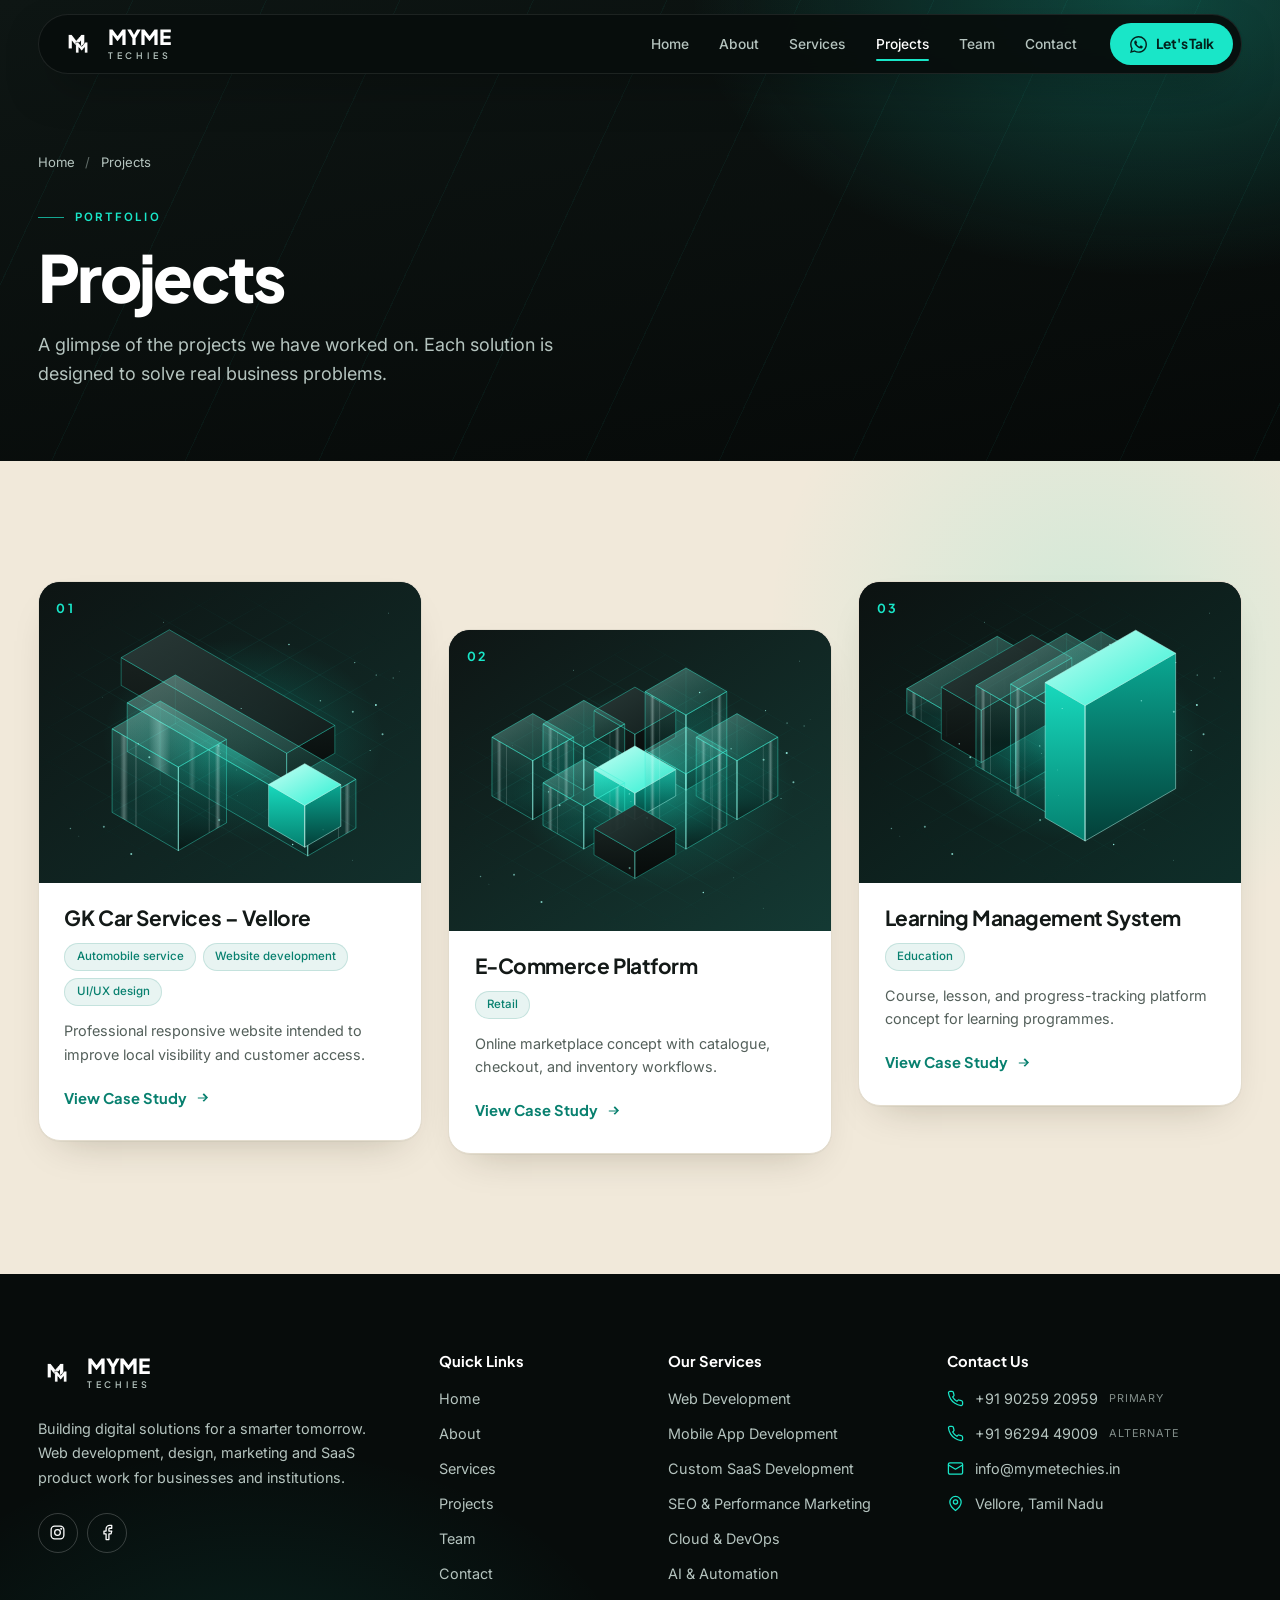
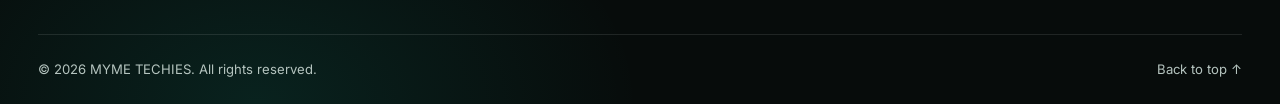
<file: projects.html>
<!DOCTYPE html>
<html lang="en">
<head>
  <meta charset="UTF-8">
  <meta name="viewport" content="width=device-width, initial-scale=1.0">
  <title>Projects — MYME TECHIES</title>
  <meta name="description" content="MYME TECHIES case studies and digital product work.">
  <meta name="theme-color" content="#0b1110">
  <noscript><style>.nav-pill{background:rgba(8,13,12,.94);border-color:rgba(255,255,255,.09)}</style></noscript>
  <link rel="icon" type="image/png" href="assets/images/brand/favicon.png">
  <link rel="preconnect" href="https://fonts.googleapis.com">
  <link rel="preconnect" href="https://fonts.gstatic.com" crossorigin>
  <link href="https://fonts.googleapis.com/css2?family=Inter:wght@400;500;600&family=Plus+Jakarta+Sans:wght@500;600;700;800&display=swap" rel="stylesheet">
  <link rel="stylesheet" href="assets/css/variables.css">
  <link rel="stylesheet" href="assets/css/components.css">
  <link rel="stylesheet" href="assets/css/sections.css">
  <link rel="stylesheet" href="assets/css/motion.css">
</head>
<body class="inner-page" data-page="projects" data-root="">
  <a href="#content" class="skip-link">Skip to main content</a>

  <header class="site-header is-solid" id="siteHeader">
    <div class="nav-pill">
      <a href="index.html#hero" class="brand" aria-label="MYME TECHIES home"><img class="brand-mark" src="assets/images/brand/logo-mark.png" width="38" height="38" alt=""><span class="brand-name">MYME <span>TECHIES</span></span></a>
      <div class="nav-cluster">
        <nav aria-label="Primary">
          <ul class="nav-links">
            <li><a class="nav-link" data-nav="home" href="index.html#hero">Home</a></li>
            <li><a class="nav-link" data-nav="about" href="index.html#about">About</a></li>
            <li><a class="nav-link" data-nav="services" href="index.html#services">Services</a></li>
            <li><a class="nav-link" data-nav="projects" href="index.html#work">Projects</a></li>
            <li><a class="nav-link" data-nav="team" href="index.html#team">Team</a></li>
            <li><a class="nav-link" data-nav="contact" href="index.html#contact">Contact</a></li>
          </ul>
        </nav>
        <a class="btn btn-teal nav-cta" data-whatsapp href="https://wa.me/919025920959?text=Hello%20MYME%20TECHIES%2C%20I%20would%20like%20to%20discuss%20a%20digital%20project.%20Please%20share%20the%20next%20step%20to%20start%20a%20conversation."><svg viewBox="0 0 24 24" aria-hidden="true" fill="currentColor"><path d="M17.47 14.38c-.3-.15-1.76-.87-2.03-.97-.27-.1-.47-.15-.67.15-.2.3-.77.97-.94 1.16-.17.2-.35.22-.64.07-.3-.15-1.26-.46-2.4-1.48-.88-.79-1.48-1.76-1.65-2.06-.17-.3-.02-.46.13-.6.13-.14.3-.35.45-.52.15-.17.2-.3.3-.5.1-.2.05-.37-.03-.52-.07-.15-.67-1.61-.92-2.2-.24-.58-.49-.5-.67-.51h-.57c-.2 0-.52.07-.8.37-.27.3-1.04 1.02-1.04 2.48 0 1.46 1.07 2.88 1.21 3.07.15.2 2.1 3.2 5.08 4.49.71.3 1.26.49 1.7.63.71.23 1.36.2 1.87.12.57-.09 1.76-.72 2-1.41.25-.7.25-1.29.17-1.41-.07-.12-.27-.2-.57-.35M12.05 21.79h-.01a9.87 9.87 0 0 1-5.03-1.38l-.36-.21-3.74.98 1-3.65-.24-.37a9.86 9.86 0 0 1-1.51-5.26c0-5.45 4.44-9.88 9.89-9.88 2.64 0 5.12 1.03 6.99 2.9a9.83 9.83 0 0 1 2.89 6.99c0 5.45-4.44 9.88-9.88 9.88m8.41-18.3A11.8 11.8 0 0 0 12.05 0C5.5 0 .16 5.34.16 11.89c0 2.1.55 4.14 1.59 5.95L.06 24l6.3-1.65a11.9 11.9 0 0 0 5.69 1.45h.01c6.55 0 11.89-5.34 11.89-11.89 0-3.18-1.24-6.17-3.48-8.41Z"/></svg>Let's Talk</a>
        <button class="menu-toggle" id="menuToggle" type="button" aria-label="Open menu" aria-expanded="false" aria-controls="mobileMenu">
          <span></span><span></span><span></span>
        </button>
      </div>
    </div>
  </header>

  <div class="menu-overlay" id="mobileMenu" hidden role="dialog" aria-label="Menu">
    <div class="menu-overlay-top">
      <a href="index.html#hero" class="brand" aria-label="MYME TECHIES home"><img class="brand-mark" src="assets/images/brand/logo-mark.png" width="38" height="38" alt=""><span class="brand-name">MYME <span>TECHIES</span></span></a>
      <button class="menu-close" id="menuClose" type="button" aria-label="Close menu">&times;</button>
    </div>
    <nav class="menu-overlay-links" aria-label="Mobile">
      <a href="index.html#hero">Home</a>
      <a href="index.html#about">About</a>
      <a href="index.html#services">Services</a>
      <a href="index.html#work">Projects</a>
      <a href="index.html#team">Team</a>
      <a href="index.html#contact">Contact</a>
    </nav>
    <a class="btn btn-teal btn-lg" data-whatsapp href="https://wa.me/919025920959?text=Hello%20MYME%20TECHIES%2C%20I%20would%20like%20to%20discuss%20a%20digital%20project.%20Please%20share%20the%20next%20step%20to%20start%20a%20conversation."><svg viewBox="0 0 24 24" aria-hidden="true" fill="currentColor"><path d="M17.47 14.38c-.3-.15-1.76-.87-2.03-.97-.27-.1-.47-.15-.67.15-.2.3-.77.97-.94 1.16-.17.2-.35.22-.64.07-.3-.15-1.26-.46-2.4-1.48-.88-.79-1.48-1.76-1.65-2.06-.17-.3-.02-.46.13-.6.13-.14.3-.35.45-.52.15-.17.2-.3.3-.5.1-.2.05-.37-.03-.52-.07-.15-.67-1.61-.92-2.2-.24-.58-.49-.5-.67-.51h-.57c-.2 0-.52.07-.8.37-.27.3-1.04 1.02-1.04 2.48 0 1.46 1.07 2.88 1.21 3.07.15.2 2.1 3.2 5.08 4.49.71.3 1.26.49 1.7.63.71.23 1.36.2 1.87.12.57-.09 1.76-.72 2-1.41.25-.7.25-1.29.17-1.41-.07-.12-.27-.2-.57-.35M12.05 21.79h-.01a9.87 9.87 0 0 1-5.03-1.38l-.36-.21-3.74.98 1-3.65-.24-.37a9.86 9.86 0 0 1-1.51-5.26c0-5.45 4.44-9.88 9.89-9.88 2.64 0 5.12 1.03 6.99 2.9a9.83 9.83 0 0 1 2.89 6.99c0 5.45-4.44 9.88-9.88 9.88m8.41-18.3A11.8 11.8 0 0 0 12.05 0C5.5 0 .16 5.34.16 11.89c0 2.1.55 4.14 1.59 5.95L.06 24l6.3-1.65a11.9 11.9 0 0 0 5.69 1.45h.01c6.55 0 11.89-5.34 11.89-11.89 0-3.18-1.24-6.17-3.48-8.41Z"/></svg>Let's Talk on WhatsApp</a>
  </div>

  <main id="content">
    <header class="page-hero">
      <div class="wrap wrap-wide">
        <p class="crumb"><a href="index.html">Home</a> <span aria-hidden="true">/</span> Projects</p>
        <p class="section-kicker">Portfolio</p>
        <h1>Projects</h1>
        <p class="section-lead">A glimpse of the projects we have worked on. Each solution is designed to solve real business problems.</p>
      </div>
    </header>
    <section class="section work">
      <div class="wrap wrap-wide">
        <div class="work-grid" data-project-list data-stagger>
          <article class="work-card reveal">
            <a class="work-media" href="projects/gk-car-services.html" tabindex="-1" aria-hidden="true"><img src="assets/images/projects/cover-gk-car-services.svg" alt="" width="1200" height="900" loading="lazy"><span class="work-index">01</span></a>
            <div class="work-body">
              <h3>GK Car Services – Vellore</h3>
              <div class="tag-row"><span class="tag">Automobile service</span><span class="tag">Website development</span><span class="tag">UI/UX design</span></div>
              <p>Professional responsive website intended to improve local visibility and customer access.</p>
              <a class="text-link" href="projects/gk-car-services.html">View Case Study <svg class="arrow" viewBox="0 0 16 16" aria-hidden="true"><path fill="currentColor" d="M3 8h8.2L8.1 4.9 9.5 3.5 13.9 8l-4.4 4.5-1.4-1.4L11.2 9H3z"/></svg></a>
            </div>
          </article>
          <article class="work-card reveal">
            <a class="work-media" href="projects/ecommerce-platform.html" tabindex="-1" aria-hidden="true"><img src="assets/images/projects/cover-ecommerce-platform.svg" alt="" width="1200" height="900" loading="lazy"><span class="work-index">02</span></a>
            <div class="work-body">
              <h3>E-Commerce Platform</h3>
              <div class="tag-row"><span class="tag">Retail</span></div>
              <p>Online marketplace concept with catalogue, checkout, and inventory workflows.</p>
              <a class="text-link" href="projects/ecommerce-platform.html">View Case Study <svg class="arrow" viewBox="0 0 16 16" aria-hidden="true"><path fill="currentColor" d="M3 8h8.2L8.1 4.9 9.5 3.5 13.9 8l-4.4 4.5-1.4-1.4L11.2 9H3z"/></svg></a>
            </div>
          </article>
          <article class="work-card reveal">
            <a class="work-media" href="projects/learning-management-system.html" tabindex="-1" aria-hidden="true"><img src="assets/images/projects/cover-lms.svg" alt="" width="1200" height="900" loading="lazy"><span class="work-index">03</span></a>
            <div class="work-body">
              <h3>Learning Management System</h3>
              <div class="tag-row"><span class="tag">Education</span></div>
              <p>Course, lesson, and progress-tracking platform concept for learning programmes.</p>
              <a class="text-link" href="projects/learning-management-system.html">View Case Study <svg class="arrow" viewBox="0 0 16 16" aria-hidden="true"><path fill="currentColor" d="M3 8h8.2L8.1 4.9 9.5 3.5 13.9 8l-4.4 4.5-1.4-1.4L11.2 9H3z"/></svg></a>
            </div>
          </article>
        </div>
        <div class="projects-empty" data-projects-empty hidden>
          <p>There are no published case studies yet. If you have a product in mind, start with services or a WhatsApp enquiry.</p>
          <a class="text-link" href="services.html">View all services <svg class="arrow" viewBox="0 0 16 16" aria-hidden="true"><path fill="currentColor" d="M3 8h8.2L8.1 4.9 9.5 3.5 13.9 8l-4.4 4.5-1.4-1.4L11.2 9H3z"/></svg></a>
        </div>
      </div>
    </section>
  </main>

  <footer class="site-footer" id="footer">
    <div class="wrap wrap-wide">
      <div class="footer-grid">
        <div>
          <a href="index.html#hero" class="brand" aria-label="MYME TECHIES home"><img class="brand-mark" src="assets/images/brand/logo-mark.png" width="38" height="38" alt=""><span class="brand-name">MYME <span>TECHIES</span></span></a>
          <p class="footer-blurb">Building digital solutions for a smarter tomorrow. Web development, design, marketing and SaaS product work for businesses and institutions.</p>
          <div class="social-row" data-social-row>
            <a class="social-link" data-social="instagram" href="https://www.instagram.com/myme.digitalhub?igsh=bm54YjR5YThnMXZj" target="_blank" rel="noopener noreferrer" aria-label="Instagram"><svg viewBox="0 0 24 24" fill="none" stroke="currentColor" stroke-width="1.8" stroke-linecap="round" stroke-linejoin="round" aria-hidden="true"><rect x="3" y="3" width="18" height="18" rx="5"/><circle cx="12" cy="12" r="4"/><circle cx="17.3" cy="6.7" r=".6" fill="currentColor"/></svg></a>
            <a class="social-link" data-social="facebook" href="https://www.facebook.com/share/1HmyNrv4rA" target="_blank" rel="noopener noreferrer" aria-label="Facebook"><svg viewBox="0 0 24 24" fill="none" stroke="currentColor" stroke-width="1.8" stroke-linecap="round" stroke-linejoin="round" aria-hidden="true"><path d="M18 2h-3a5 5 0 0 0-5 5v3H7v4h3v8h4v-8h3l1-4h-4V7a1 1 0 0 1 1-1h3z"/></svg></a>
          </div>
        </div>
        <div>
          <h2 class="footer-title">Quick Links</h2>
          <ul class="footer-list">
            <li><a href="index.html#hero">Home</a></li>
            <li><a href="index.html#about">About</a></li>
            <li><a href="index.html#services">Services</a></li>
            <li><a href="index.html#work">Projects</a></li>
            <li><a href="index.html#team">Team</a></li>
            <li><a href="index.html#contact">Contact</a></li>
          </ul>
        </div>
        <div>
          <h2 class="footer-title">Our Services</h2>
          <ul class="footer-list">
            <li><a href="services.html#web-development">Web Development</a></li>
            <li><a href="services.html#mobile-apps">Mobile App Development</a></li>
            <li><a href="services.html#custom-saas">Custom SaaS Development</a></li>
            <li><a href="services.html#seo-performance">SEO &amp; Performance Marketing</a></li>
            <li><a href="services.html#cloud-devops">Cloud &amp; DevOps</a></li>
            <li><a href="services.html#ai-automation">AI &amp; Automation</a></li>
          </ul>
        </div>
        <div>
          <h2 class="footer-title">Contact Us</h2>
          <ul class="footer-list footer-contact">
            <li><svg viewBox="0 0 24 24" fill="none" stroke="currentColor" stroke-width="1.8" stroke-linecap="round" stroke-linejoin="round" aria-hidden="true"><path d="M22 16.9v3a2 2 0 0 1-2.2 2 19.8 19.8 0 0 1-8.6-3.1 19.5 19.5 0 0 1-6-6A19.8 19.8 0 0 1 2.1 4.2 2 2 0 0 1 4.1 2h3a2 2 0 0 1 2 1.7c.1 1 .4 1.9.7 2.8a2 2 0 0 1-.5 2.1L8 9.9a16 16 0 0 0 6 6l1.3-1.3a2 2 0 0 1 2.1-.4c.9.3 1.8.6 2.8.7a2 2 0 0 1 1.7 2z"/></svg><a data-bind="phoneDisplay" href="tel:+919025920959">+91 90259 20959</a> <small class="contact-tag">Primary</small></li>
            <li><svg viewBox="0 0 24 24" fill="none" stroke="currentColor" stroke-width="1.8" stroke-linecap="round" stroke-linejoin="round" aria-hidden="true"><path d="M22 16.9v3a2 2 0 0 1-2.2 2 19.8 19.8 0 0 1-8.6-3.1 19.5 19.5 0 0 1-6-6A19.8 19.8 0 0 1 2.1 4.2 2 2 0 0 1 4.1 2h3a2 2 0 0 1 2 1.7c.1 1 .4 1.9.7 2.8a2 2 0 0 1-.5 2.1L8 9.9a16 16 0 0 0 6 6l1.3-1.3a2 2 0 0 1 2.1-.4c.9.3 1.8.6 2.8.7a2 2 0 0 1 1.7 2z"/></svg><a data-bind="phoneAltDisplay" href="tel:+919629449009">+91 96294 49009</a> <small class="contact-tag">Alternate</small></li>
            <li><svg viewBox="0 0 24 24" fill="none" stroke="currentColor" stroke-width="1.8" stroke-linecap="round" stroke-linejoin="round" aria-hidden="true"><rect x="2" y="4" width="20" height="16" rx="2"/><path d="m22 7-10 6L2 7"/></svg><a data-bind="email" href="mailto:info@mymetechies.in">info@mymetechies.in</a></li>
            <li><svg viewBox="0 0 24 24" fill="none" stroke="currentColor" stroke-width="1.8" stroke-linecap="round" stroke-linejoin="round" aria-hidden="true"><path d="M20 10c0 6-8 12-8 12S4 16 4 10a8 8 0 0 1 16 0z"/><circle cx="12" cy="10" r="3"/></svg><span data-bind="location">Vellore, Tamil Nadu</span></li>
          </ul>
        </div>
      </div>
      <div class="footer-bottom">
        <div>&copy; <span data-year>2026</span> MYME TECHIES. All rights reserved.</div>
        <div><a href="index.html#hero">Back to top &uarr;</a></div>
      </div>
    </div>
  </footer>

  <script src="assets/js/site-config.js"></script>
  <script src="assets/js/main.js"></script>
</body>
</html>
</file>
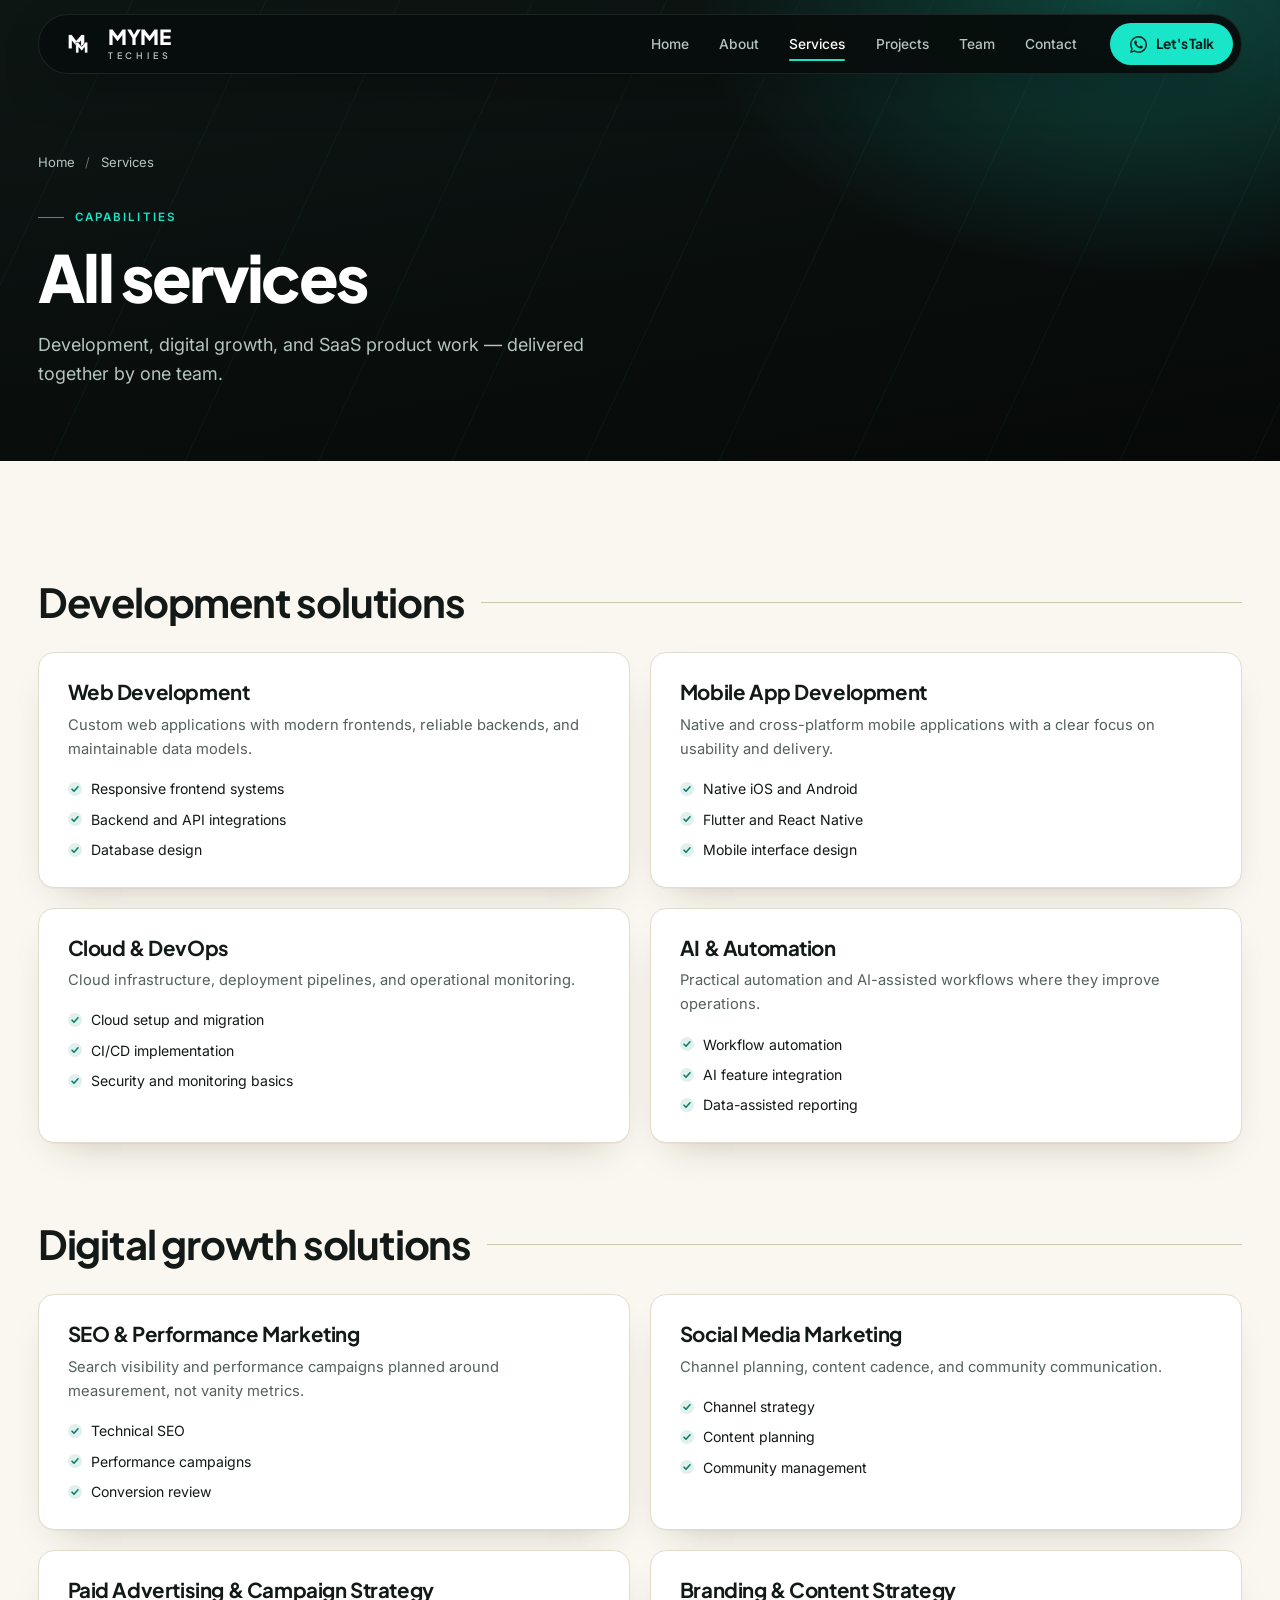
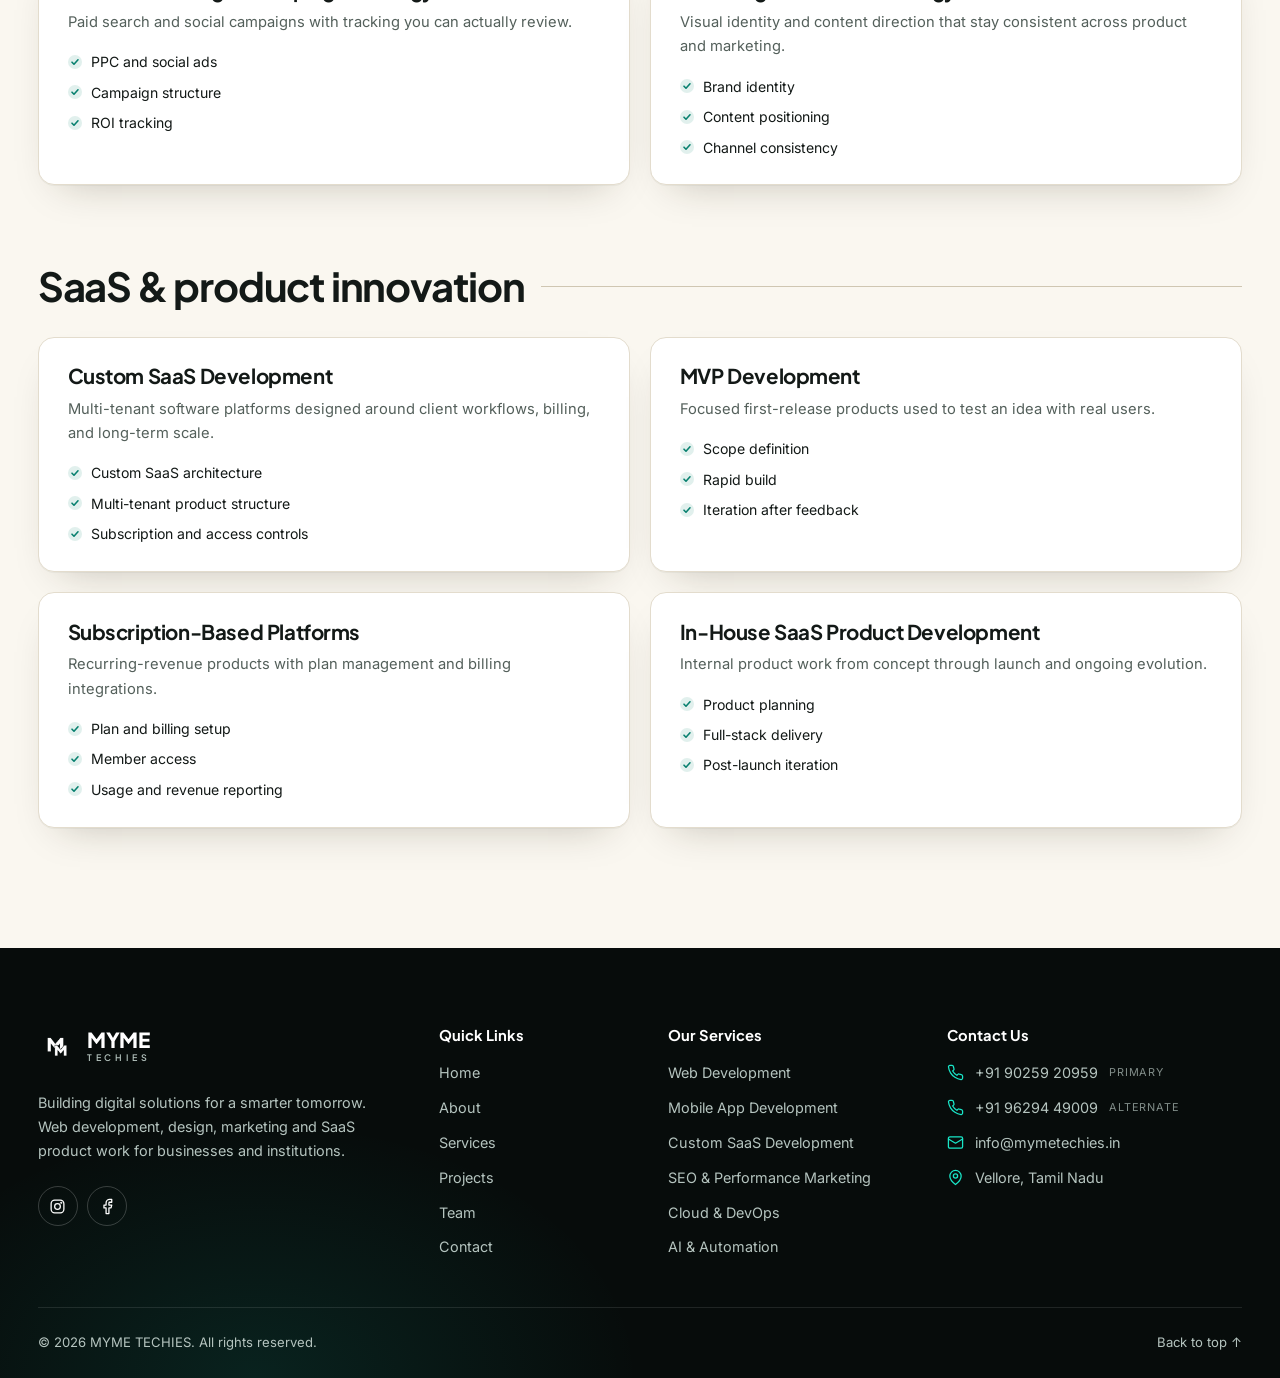
<file: services.html>
<!DOCTYPE html>
<html lang="en">
<head>
  <meta charset="UTF-8">
  <meta name="viewport" content="width=device-width, initial-scale=1.0">
  <title>Services — MYME TECHIES</title>
  <meta name="description" content="The full MYME TECHIES service list: development, digital growth, and SaaS product work.">
  <meta name="theme-color" content="#0b1110">
  <noscript><style>.nav-pill{background:rgba(8,13,12,.94);border-color:rgba(255,255,255,.09)}</style></noscript>
  <link rel="icon" type="image/png" href="assets/images/brand/favicon.png">
  <link rel="preconnect" href="https://fonts.googleapis.com">
  <link rel="preconnect" href="https://fonts.gstatic.com" crossorigin>
  <link href="https://fonts.googleapis.com/css2?family=Inter:wght@400;500;600&family=Plus+Jakarta+Sans:wght@500;600;700;800&display=swap" rel="stylesheet">
  <link rel="stylesheet" href="assets/css/variables.css">
  <link rel="stylesheet" href="assets/css/components.css">
  <link rel="stylesheet" href="assets/css/sections.css">
  <link rel="stylesheet" href="assets/css/motion.css">
</head>
<body class="inner-page" data-page="services" data-root="">
  <a href="#content" class="skip-link">Skip to main content</a>

  <header class="site-header is-solid" id="siteHeader">
    <div class="nav-pill">
      <a href="index.html#hero" class="brand" aria-label="MYME TECHIES home"><img class="brand-mark" src="assets/images/brand/logo-mark.png" width="38" height="38" alt=""><span class="brand-name">MYME <span>TECHIES</span></span></a>
      <div class="nav-cluster">
        <nav aria-label="Primary">
          <ul class="nav-links">
            <li><a class="nav-link" data-nav="home" href="index.html#hero">Home</a></li>
            <li><a class="nav-link" data-nav="about" href="index.html#about">About</a></li>
            <li><a class="nav-link" data-nav="services" href="index.html#services">Services</a></li>
            <li><a class="nav-link" data-nav="projects" href="index.html#work">Projects</a></li>
            <li><a class="nav-link" data-nav="team" href="index.html#team">Team</a></li>
            <li><a class="nav-link" data-nav="contact" href="index.html#contact">Contact</a></li>
          </ul>
        </nav>
        <a class="btn btn-teal nav-cta" data-whatsapp href="https://wa.me/919025920959?text=Hello%20MYME%20TECHIES%2C%20I%20would%20like%20to%20discuss%20a%20digital%20project.%20Please%20share%20the%20next%20step%20to%20start%20a%20conversation."><svg viewBox="0 0 24 24" aria-hidden="true" fill="currentColor"><path d="M17.47 14.38c-.3-.15-1.76-.87-2.03-.97-.27-.1-.47-.15-.67.15-.2.3-.77.97-.94 1.16-.17.2-.35.22-.64.07-.3-.15-1.26-.46-2.4-1.48-.88-.79-1.48-1.76-1.65-2.06-.17-.3-.02-.46.13-.6.13-.14.3-.35.45-.52.15-.17.2-.3.3-.5.1-.2.05-.37-.03-.52-.07-.15-.67-1.61-.92-2.2-.24-.58-.49-.5-.67-.51h-.57c-.2 0-.52.07-.8.37-.27.3-1.04 1.02-1.04 2.48 0 1.46 1.07 2.88 1.21 3.07.15.2 2.1 3.2 5.08 4.49.71.3 1.26.49 1.7.63.71.23 1.36.2 1.87.12.57-.09 1.76-.72 2-1.41.25-.7.25-1.29.17-1.41-.07-.12-.27-.2-.57-.35M12.05 21.79h-.01a9.87 9.87 0 0 1-5.03-1.38l-.36-.21-3.74.98 1-3.65-.24-.37a9.86 9.86 0 0 1-1.51-5.26c0-5.45 4.44-9.88 9.89-9.88 2.64 0 5.12 1.03 6.99 2.9a9.83 9.83 0 0 1 2.89 6.99c0 5.45-4.44 9.88-9.88 9.88m8.41-18.3A11.8 11.8 0 0 0 12.05 0C5.5 0 .16 5.34.16 11.89c0 2.1.55 4.14 1.59 5.95L.06 24l6.3-1.65a11.9 11.9 0 0 0 5.69 1.45h.01c6.55 0 11.89-5.34 11.89-11.89 0-3.18-1.24-6.17-3.48-8.41Z"/></svg>Let's Talk</a>
        <button class="menu-toggle" id="menuToggle" type="button" aria-label="Open menu" aria-expanded="false" aria-controls="mobileMenu">
          <span></span><span></span><span></span>
        </button>
      </div>
    </div>
  </header>

  <div class="menu-overlay" id="mobileMenu" hidden role="dialog" aria-label="Menu">
    <div class="menu-overlay-top">
      <a href="index.html#hero" class="brand" aria-label="MYME TECHIES home"><img class="brand-mark" src="assets/images/brand/logo-mark.png" width="38" height="38" alt=""><span class="brand-name">MYME <span>TECHIES</span></span></a>
      <button class="menu-close" id="menuClose" type="button" aria-label="Close menu">&times;</button>
    </div>
    <nav class="menu-overlay-links" aria-label="Mobile">
      <a href="index.html#hero">Home</a>
      <a href="index.html#about">About</a>
      <a href="index.html#services">Services</a>
      <a href="index.html#work">Projects</a>
      <a href="index.html#team">Team</a>
      <a href="index.html#contact">Contact</a>
    </nav>
    <a class="btn btn-teal btn-lg" data-whatsapp href="https://wa.me/919025920959?text=Hello%20MYME%20TECHIES%2C%20I%20would%20like%20to%20discuss%20a%20digital%20project.%20Please%20share%20the%20next%20step%20to%20start%20a%20conversation."><svg viewBox="0 0 24 24" aria-hidden="true" fill="currentColor"><path d="M17.47 14.38c-.3-.15-1.76-.87-2.03-.97-.27-.1-.47-.15-.67.15-.2.3-.77.97-.94 1.16-.17.2-.35.22-.64.07-.3-.15-1.26-.46-2.4-1.48-.88-.79-1.48-1.76-1.65-2.06-.17-.3-.02-.46.13-.6.13-.14.3-.35.45-.52.15-.17.2-.3.3-.5.1-.2.05-.37-.03-.52-.07-.15-.67-1.61-.92-2.2-.24-.58-.49-.5-.67-.51h-.57c-.2 0-.52.07-.8.37-.27.3-1.04 1.02-1.04 2.48 0 1.46 1.07 2.88 1.21 3.07.15.2 2.1 3.2 5.08 4.49.71.3 1.26.49 1.7.63.71.23 1.36.2 1.87.12.57-.09 1.76-.72 2-1.41.25-.7.25-1.29.17-1.41-.07-.12-.27-.2-.57-.35M12.05 21.79h-.01a9.87 9.87 0 0 1-5.03-1.38l-.36-.21-3.74.98 1-3.65-.24-.37a9.86 9.86 0 0 1-1.51-5.26c0-5.45 4.44-9.88 9.89-9.88 2.64 0 5.12 1.03 6.99 2.9a9.83 9.83 0 0 1 2.89 6.99c0 5.45-4.44 9.88-9.88 9.88m8.41-18.3A11.8 11.8 0 0 0 12.05 0C5.5 0 .16 5.34.16 11.89c0 2.1.55 4.14 1.59 5.95L.06 24l6.3-1.65a11.9 11.9 0 0 0 5.69 1.45h.01c6.55 0 11.89-5.34 11.89-11.89 0-3.18-1.24-6.17-3.48-8.41Z"/></svg>Let's Talk on WhatsApp</a>
  </div>

  <main id="content">
    <header class="page-hero">
      <div class="wrap wrap-wide">
        <p class="crumb"><a href="index.html">Home</a> <span aria-hidden="true">/</span> Services</p>
        <p class="section-kicker">Capabilities</p>
        <h1>All services</h1>
        <p class="section-lead">Development, digital growth, and SaaS product work — delivered together by one team.</p>
      </div>
    </header>
    <section class="section bg-cream">
      <div class="wrap wrap-wide service-list">
        <div class="service-group" id="development">
          <h2>Development solutions</h2>
          <div class="service-group-grid" data-stagger>
            <article class="service-row reveal" id="web-development">
              <h3>Web Development</h3>
              <p>Custom web applications with modern frontends, reliable backends, and maintainable data models.</p>
              <ul>
                <li>Responsive frontend systems</li>
                <li>Backend and API integrations</li>
                <li>Database design</li>
              </ul>
            </article>
            <article class="service-row reveal" id="mobile-apps">
              <h3>Mobile App Development</h3>
              <p>Native and cross-platform mobile applications with a clear focus on usability and delivery.</p>
              <ul>
                <li>Native iOS and Android</li>
                <li>Flutter and React Native</li>
                <li>Mobile interface design</li>
              </ul>
            </article>
            <article class="service-row reveal" id="cloud-devops">
              <h3>Cloud &amp; DevOps</h3>
              <p>Cloud infrastructure, deployment pipelines, and operational monitoring.</p>
              <ul>
                <li>Cloud setup and migration</li>
                <li>CI/CD implementation</li>
                <li>Security and monitoring basics</li>
              </ul>
            </article>
            <article class="service-row reveal" id="ai-automation">
              <h3>AI &amp; Automation</h3>
              <p>Practical automation and AI-assisted workflows where they improve operations.</p>
              <ul>
                <li>Workflow automation</li>
                <li>AI feature integration</li>
                <li>Data-assisted reporting</li>
              </ul>
            </article>
          </div>
        </div>
        <div class="service-group" id="growth">
          <h2>Digital growth solutions</h2>
          <div class="service-group-grid" data-stagger>
            <article class="service-row reveal" id="seo-performance">
              <h3>SEO &amp; Performance Marketing</h3>
              <p>Search visibility and performance campaigns planned around measurement, not vanity metrics.</p>
              <ul>
                <li>Technical SEO</li>
                <li>Performance campaigns</li>
                <li>Conversion review</li>
              </ul>
            </article>
            <article class="service-row reveal" id="social-media">
              <h3>Social Media Marketing</h3>
              <p>Channel planning, content cadence, and community communication.</p>
              <ul>
                <li>Channel strategy</li>
                <li>Content planning</li>
                <li>Community management</li>
              </ul>
            </article>
            <article class="service-row reveal" id="paid-ads">
              <h3>Paid Advertising &amp; Campaign Strategy</h3>
              <p>Paid search and social campaigns with tracking you can actually review.</p>
              <ul>
                <li>PPC and social ads</li>
                <li>Campaign structure</li>
                <li>ROI tracking</li>
              </ul>
            </article>
            <article class="service-row reveal" id="branding-content">
              <h3>Branding &amp; Content Strategy</h3>
              <p>Visual identity and content direction that stay consistent across product and marketing.</p>
              <ul>
                <li>Brand identity</li>
                <li>Content positioning</li>
                <li>Channel consistency</li>
              </ul>
            </article>
          </div>
        </div>
        <div class="service-group" id="saas">
          <h2>SaaS &amp; product innovation</h2>
          <div class="service-group-grid" data-stagger>
            <article class="service-row reveal" id="custom-saas">
              <h3>Custom SaaS Development</h3>
              <p>Multi-tenant software platforms designed around client workflows, billing, and long-term scale.</p>
              <ul>
                <li>Custom SaaS architecture</li>
                <li>Multi-tenant product structure</li>
                <li>Subscription and access controls</li>
              </ul>
            </article>
            <article class="service-row reveal" id="mvp">
              <h3>MVP Development</h3>
              <p>Focused first-release products used to test an idea with real users.</p>
              <ul>
                <li>Scope definition</li>
                <li>Rapid build</li>
                <li>Iteration after feedback</li>
              </ul>
            </article>
            <article class="service-row reveal" id="subscription-platforms">
              <h3>Subscription-Based Platforms</h3>
              <p>Recurring-revenue products with plan management and billing integrations.</p>
              <ul>
                <li>Plan and billing setup</li>
                <li>Member access</li>
                <li>Usage and revenue reporting</li>
              </ul>
            </article>
            <article class="service-row reveal" id="in-house-saas">
              <h3>In-House SaaS Product Development</h3>
              <p>Internal product work from concept through launch and ongoing evolution.</p>
              <ul>
                <li>Product planning</li>
                <li>Full-stack delivery</li>
                <li>Post-launch iteration</li>
              </ul>
            </article>
          </div>
        </div>
      </div>
    </section>
  </main>

  <footer class="site-footer" id="footer">
    <div class="wrap wrap-wide">
      <div class="footer-grid">
        <div>
          <a href="index.html#hero" class="brand" aria-label="MYME TECHIES home"><img class="brand-mark" src="assets/images/brand/logo-mark.png" width="38" height="38" alt=""><span class="brand-name">MYME <span>TECHIES</span></span></a>
          <p class="footer-blurb">Building digital solutions for a smarter tomorrow. Web development, design, marketing and SaaS product work for businesses and institutions.</p>
          <div class="social-row" data-social-row>
            <a class="social-link" data-social="instagram" href="https://www.instagram.com/myme.digitalhub?igsh=bm54YjR5YThnMXZj" target="_blank" rel="noopener noreferrer" aria-label="Instagram"><svg viewBox="0 0 24 24" fill="none" stroke="currentColor" stroke-width="1.8" stroke-linecap="round" stroke-linejoin="round" aria-hidden="true"><rect x="3" y="3" width="18" height="18" rx="5"/><circle cx="12" cy="12" r="4"/><circle cx="17.3" cy="6.7" r=".6" fill="currentColor"/></svg></a>
            <a class="social-link" data-social="facebook" href="https://www.facebook.com/share/1HmyNrv4rA" target="_blank" rel="noopener noreferrer" aria-label="Facebook"><svg viewBox="0 0 24 24" fill="none" stroke="currentColor" stroke-width="1.8" stroke-linecap="round" stroke-linejoin="round" aria-hidden="true"><path d="M18 2h-3a5 5 0 0 0-5 5v3H7v4h3v8h4v-8h3l1-4h-4V7a1 1 0 0 1 1-1h3z"/></svg></a>
          </div>
        </div>
        <div>
          <h2 class="footer-title">Quick Links</h2>
          <ul class="footer-list">
            <li><a href="index.html#hero">Home</a></li>
            <li><a href="index.html#about">About</a></li>
            <li><a href="index.html#services">Services</a></li>
            <li><a href="index.html#work">Projects</a></li>
            <li><a href="index.html#team">Team</a></li>
            <li><a href="index.html#contact">Contact</a></li>
          </ul>
        </div>
        <div>
          <h2 class="footer-title">Our Services</h2>
          <ul class="footer-list">
            <li><a href="services.html#web-development">Web Development</a></li>
            <li><a href="services.html#mobile-apps">Mobile App Development</a></li>
            <li><a href="services.html#custom-saas">Custom SaaS Development</a></li>
            <li><a href="services.html#seo-performance">SEO &amp; Performance Marketing</a></li>
            <li><a href="services.html#cloud-devops">Cloud &amp; DevOps</a></li>
            <li><a href="services.html#ai-automation">AI &amp; Automation</a></li>
          </ul>
        </div>
        <div>
          <h2 class="footer-title">Contact Us</h2>
          <ul class="footer-list footer-contact">
            <li><svg viewBox="0 0 24 24" fill="none" stroke="currentColor" stroke-width="1.8" stroke-linecap="round" stroke-linejoin="round" aria-hidden="true"><path d="M22 16.9v3a2 2 0 0 1-2.2 2 19.8 19.8 0 0 1-8.6-3.1 19.5 19.5 0 0 1-6-6A19.8 19.8 0 0 1 2.1 4.2 2 2 0 0 1 4.1 2h3a2 2 0 0 1 2 1.7c.1 1 .4 1.9.7 2.8a2 2 0 0 1-.5 2.1L8 9.9a16 16 0 0 0 6 6l1.3-1.3a2 2 0 0 1 2.1-.4c.9.3 1.8.6 2.8.7a2 2 0 0 1 1.7 2z"/></svg><a data-bind="phoneDisplay" href="tel:+919025920959">+91 90259 20959</a> <small class="contact-tag">Primary</small></li>
            <li><svg viewBox="0 0 24 24" fill="none" stroke="currentColor" stroke-width="1.8" stroke-linecap="round" stroke-linejoin="round" aria-hidden="true"><path d="M22 16.9v3a2 2 0 0 1-2.2 2 19.8 19.8 0 0 1-8.6-3.1 19.5 19.5 0 0 1-6-6A19.8 19.8 0 0 1 2.1 4.2 2 2 0 0 1 4.1 2h3a2 2 0 0 1 2 1.7c.1 1 .4 1.9.7 2.8a2 2 0 0 1-.5 2.1L8 9.9a16 16 0 0 0 6 6l1.3-1.3a2 2 0 0 1 2.1-.4c.9.3 1.8.6 2.8.7a2 2 0 0 1 1.7 2z"/></svg><a data-bind="phoneAltDisplay" href="tel:+919629449009">+91 96294 49009</a> <small class="contact-tag">Alternate</small></li>
            <li><svg viewBox="0 0 24 24" fill="none" stroke="currentColor" stroke-width="1.8" stroke-linecap="round" stroke-linejoin="round" aria-hidden="true"><rect x="2" y="4" width="20" height="16" rx="2"/><path d="m22 7-10 6L2 7"/></svg><a data-bind="email" href="mailto:info@mymetechies.in">info@mymetechies.in</a></li>
            <li><svg viewBox="0 0 24 24" fill="none" stroke="currentColor" stroke-width="1.8" stroke-linecap="round" stroke-linejoin="round" aria-hidden="true"><path d="M20 10c0 6-8 12-8 12S4 16 4 10a8 8 0 0 1 16 0z"/><circle cx="12" cy="10" r="3"/></svg><span data-bind="location">Vellore, Tamil Nadu</span></li>
          </ul>
        </div>
      </div>
      <div class="footer-bottom">
        <div>&copy; <span data-year>2026</span> MYME TECHIES. All rights reserved.</div>
        <div><a href="index.html#hero">Back to top &uarr;</a></div>
      </div>
    </div>
  </footer>

  <script src="assets/js/site-config.js"></script>
  <script src="assets/js/main.js"></script>
</body>
</html>
</file>
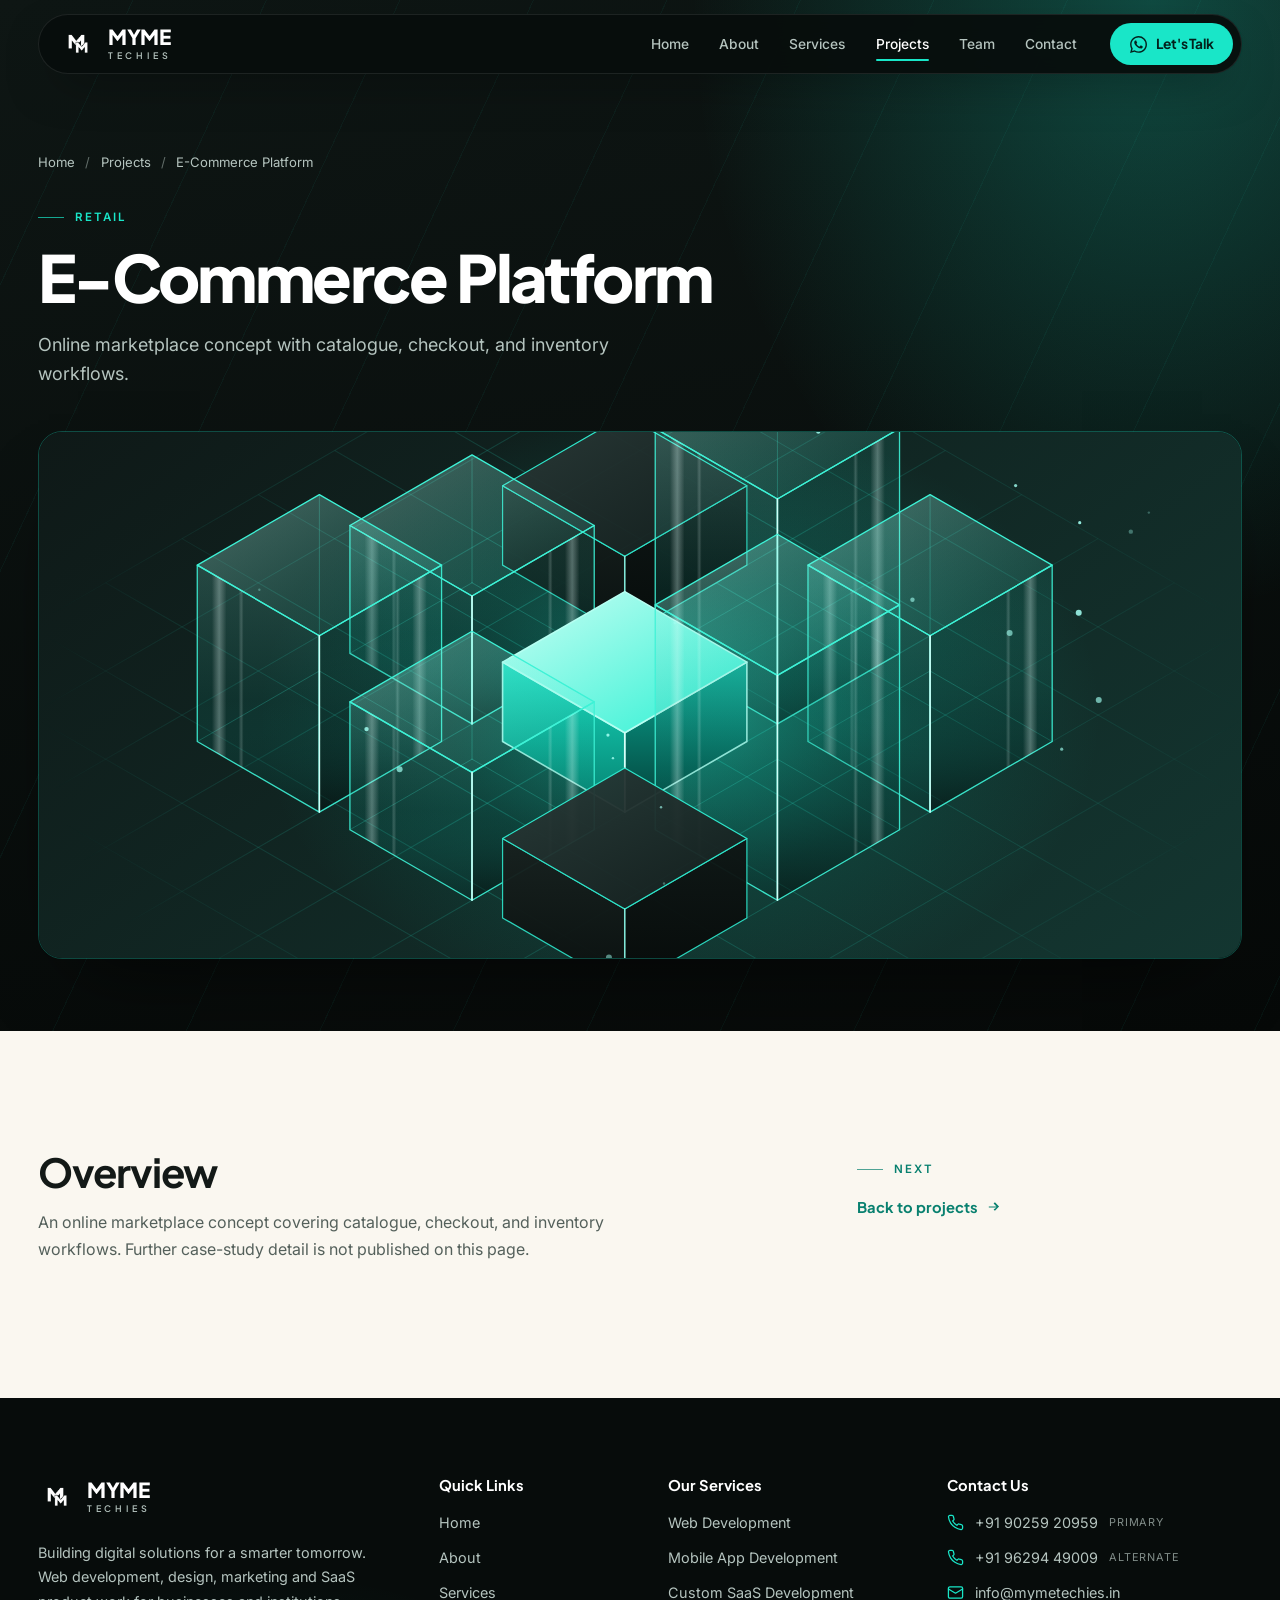
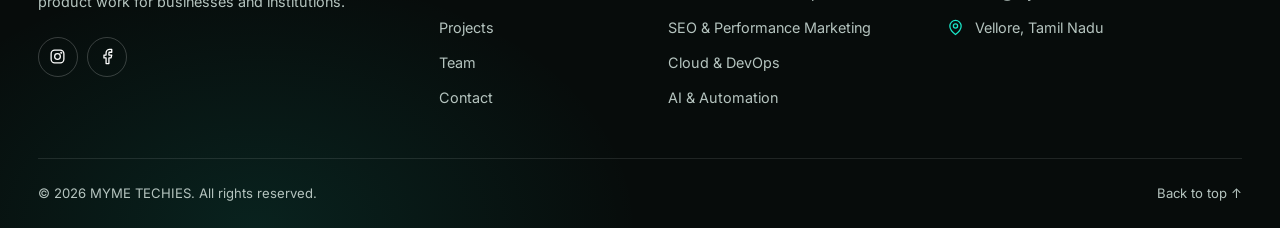
<file: projects/ecommerce-platform.html>
<!DOCTYPE html>
<html lang="en">
<head>
  <meta charset="UTF-8">
  <meta name="viewport" content="width=device-width, initial-scale=1.0">
  <title>E-Commerce Platform — MYME TECHIES</title>
  <meta name="description" content="Case study: E-Commerce Platform.">
  <meta name="theme-color" content="#0b1110">
  <meta name="robots" content="noindex, nofollow">
  <noscript><style>.nav-pill{background:rgba(8,13,12,.94);border-color:rgba(255,255,255,.09)}</style></noscript>
  <link rel="icon" type="image/png" href="../assets/images/brand/favicon.png">
  <link rel="preconnect" href="https://fonts.googleapis.com">
  <link rel="preconnect" href="https://fonts.gstatic.com" crossorigin>
  <link href="https://fonts.googleapis.com/css2?family=Inter:wght@400;500;600&family=Plus+Jakarta+Sans:wght@500;600;700;800&display=swap" rel="stylesheet">
  <link rel="stylesheet" href="../assets/css/variables.css">
  <link rel="stylesheet" href="../assets/css/components.css">
  <link rel="stylesheet" href="../assets/css/sections.css">
  <link rel="stylesheet" href="../assets/css/motion.css">
</head>
<body class="inner-page" data-page="case" data-root="../">
  <a href="#content" class="skip-link">Skip to main content</a>

  <header class="site-header is-solid" id="siteHeader">
    <div class="nav-pill">
      <a href="../index.html#hero" class="brand" aria-label="MYME TECHIES home"><img class="brand-mark" src="../assets/images/brand/logo-mark.png" width="38" height="38" alt=""><span class="brand-name">MYME <span>TECHIES</span></span></a>
      <div class="nav-cluster">
        <nav aria-label="Primary">
          <ul class="nav-links">
            <li><a class="nav-link" data-nav="home" href="../index.html#hero">Home</a></li>
            <li><a class="nav-link" data-nav="about" href="../index.html#about">About</a></li>
            <li><a class="nav-link" data-nav="services" href="../index.html#services">Services</a></li>
            <li><a class="nav-link" data-nav="projects" href="../index.html#work">Projects</a></li>
            <li><a class="nav-link" data-nav="team" href="../index.html#team">Team</a></li>
            <li><a class="nav-link" data-nav="contact" href="../index.html#contact">Contact</a></li>
          </ul>
        </nav>
        <a class="btn btn-teal nav-cta" data-whatsapp href="https://wa.me/919025920959?text=Hello%20MYME%20TECHIES%2C%20I%20would%20like%20to%20discuss%20a%20digital%20project.%20Please%20share%20the%20next%20step%20to%20start%20a%20conversation."><svg viewBox="0 0 24 24" aria-hidden="true" fill="currentColor"><path d="M17.47 14.38c-.3-.15-1.76-.87-2.03-.97-.27-.1-.47-.15-.67.15-.2.3-.77.97-.94 1.16-.17.2-.35.22-.64.07-.3-.15-1.26-.46-2.4-1.48-.88-.79-1.48-1.76-1.65-2.06-.17-.3-.02-.46.13-.6.13-.14.3-.35.45-.52.15-.17.2-.3.3-.5.1-.2.05-.37-.03-.52-.07-.15-.67-1.61-.92-2.2-.24-.58-.49-.5-.67-.51h-.57c-.2 0-.52.07-.8.37-.27.3-1.04 1.02-1.04 2.48 0 1.46 1.07 2.88 1.21 3.07.15.2 2.1 3.2 5.08 4.49.71.3 1.26.49 1.7.63.71.23 1.36.2 1.87.12.57-.09 1.76-.72 2-1.41.25-.7.25-1.29.17-1.41-.07-.12-.27-.2-.57-.35M12.05 21.79h-.01a9.87 9.87 0 0 1-5.03-1.38l-.36-.21-3.74.98 1-3.65-.24-.37a9.86 9.86 0 0 1-1.51-5.26c0-5.45 4.44-9.88 9.89-9.88 2.64 0 5.12 1.03 6.99 2.9a9.83 9.83 0 0 1 2.89 6.99c0 5.45-4.44 9.88-9.88 9.88m8.41-18.3A11.8 11.8 0 0 0 12.05 0C5.5 0 .16 5.34.16 11.89c0 2.1.55 4.14 1.59 5.95L.06 24l6.3-1.65a11.9 11.9 0 0 0 5.69 1.45h.01c6.55 0 11.89-5.34 11.89-11.89 0-3.18-1.24-6.17-3.48-8.41Z"/></svg>Let's Talk</a>
        <button class="menu-toggle" id="menuToggle" type="button" aria-label="Open menu" aria-expanded="false" aria-controls="mobileMenu">
          <span></span><span></span><span></span>
        </button>
      </div>
    </div>
  </header>

  <div class="menu-overlay" id="mobileMenu" hidden role="dialog" aria-label="Menu">
    <div class="menu-overlay-top">
      <a href="../index.html#hero" class="brand" aria-label="MYME TECHIES home"><img class="brand-mark" src="../assets/images/brand/logo-mark.png" width="38" height="38" alt=""><span class="brand-name">MYME <span>TECHIES</span></span></a>
      <button class="menu-close" id="menuClose" type="button" aria-label="Close menu">&times;</button>
    </div>
    <nav class="menu-overlay-links" aria-label="Mobile">
      <a href="../index.html#hero">Home</a>
      <a href="../index.html#about">About</a>
      <a href="../index.html#services">Services</a>
      <a href="../index.html#work">Projects</a>
      <a href="../index.html#team">Team</a>
      <a href="../index.html#contact">Contact</a>
    </nav>
    <a class="btn btn-teal btn-lg" data-whatsapp href="https://wa.me/919025920959?text=Hello%20MYME%20TECHIES%2C%20I%20would%20like%20to%20discuss%20a%20digital%20project.%20Please%20share%20the%20next%20step%20to%20start%20a%20conversation."><svg viewBox="0 0 24 24" aria-hidden="true" fill="currentColor"><path d="M17.47 14.38c-.3-.15-1.76-.87-2.03-.97-.27-.1-.47-.15-.67.15-.2.3-.77.97-.94 1.16-.17.2-.35.22-.64.07-.3-.15-1.26-.46-2.4-1.48-.88-.79-1.48-1.76-1.65-2.06-.17-.3-.02-.46.13-.6.13-.14.3-.35.45-.52.15-.17.2-.3.3-.5.1-.2.05-.37-.03-.52-.07-.15-.67-1.61-.92-2.2-.24-.58-.49-.5-.67-.51h-.57c-.2 0-.52.07-.8.37-.27.3-1.04 1.02-1.04 2.48 0 1.46 1.07 2.88 1.21 3.07.15.2 2.1 3.2 5.08 4.49.71.3 1.26.49 1.7.63.71.23 1.36.2 1.87.12.57-.09 1.76-.72 2-1.41.25-.7.25-1.29.17-1.41-.07-.12-.27-.2-.57-.35M12.05 21.79h-.01a9.87 9.87 0 0 1-5.03-1.38l-.36-.21-3.74.98 1-3.65-.24-.37a9.86 9.86 0 0 1-1.51-5.26c0-5.45 4.44-9.88 9.89-9.88 2.64 0 5.12 1.03 6.99 2.9a9.83 9.83 0 0 1 2.89 6.99c0 5.45-4.44 9.88-9.88 9.88m8.41-18.3A11.8 11.8 0 0 0 12.05 0C5.5 0 .16 5.34.16 11.89c0 2.1.55 4.14 1.59 5.95L.06 24l6.3-1.65a11.9 11.9 0 0 0 5.69 1.45h.01c6.55 0 11.89-5.34 11.89-11.89 0-3.18-1.24-6.17-3.48-8.41Z"/></svg>Let's Talk on WhatsApp</a>
  </div>

  <main id="content">
    <header class="page-hero">
      <div class="wrap wrap-wide">
        <p class="crumb"><a href="../index.html">Home</a> <span aria-hidden="true">/</span> <a href="../projects.html">Projects</a> <span aria-hidden="true">/</span> E-Commerce Platform</p>
        <p class="section-kicker">Retail</p>
        <h1>E-Commerce Platform</h1>
        <p class="section-lead">Online marketplace concept with catalogue, checkout, and inventory workflows.</p>
        <div class="case-hero-image">
          <img src="../assets/images/projects/cover-ecommerce-platform.svg" alt="" width="1200" height="900">
        </div>
      </div>
    </header>
    <section class="section bg-cream">
      <div class="wrap wrap-wide case-grid">
        <div class="prose">
          <h2>Overview</h2>
          <p>An online marketplace concept covering catalogue, checkout, and inventory workflows. Further case-study detail is not published on this page.</p>
        </div>
        <aside>
          <p class="section-kicker">Next</p>
          <p class="page-note"><a class="text-link" href="../projects.html">Back to projects <svg class="arrow" viewBox="0 0 16 16" aria-hidden="true"><path fill="currentColor" d="M3 8h8.2L8.1 4.9 9.5 3.5 13.9 8l-4.4 4.5-1.4-1.4L11.2 9H3z"/></svg></a></p>
        </aside>
      </div>
    </section>
  </main>

  <footer class="site-footer" id="footer">
    <div class="wrap wrap-wide">
      <div class="footer-grid">
        <div>
          <a href="../index.html#hero" class="brand" aria-label="MYME TECHIES home"><img class="brand-mark" src="../assets/images/brand/logo-mark.png" width="38" height="38" alt=""><span class="brand-name">MYME <span>TECHIES</span></span></a>
          <p class="footer-blurb">Building digital solutions for a smarter tomorrow. Web development, design, marketing and SaaS product work for businesses and institutions.</p>
          <div class="social-row" data-social-row>
            <a class="social-link" data-social="instagram" href="https://www.instagram.com/myme.digitalhub?igsh=bm54YjR5YThnMXZj" target="_blank" rel="noopener noreferrer" aria-label="Instagram"><svg viewBox="0 0 24 24" fill="none" stroke="currentColor" stroke-width="1.8" stroke-linecap="round" stroke-linejoin="round" aria-hidden="true"><rect x="3" y="3" width="18" height="18" rx="5"/><circle cx="12" cy="12" r="4"/><circle cx="17.3" cy="6.7" r=".6" fill="currentColor"/></svg></a>
            <a class="social-link" data-social="facebook" href="https://www.facebook.com/share/1HmyNrv4rA" target="_blank" rel="noopener noreferrer" aria-label="Facebook"><svg viewBox="0 0 24 24" fill="none" stroke="currentColor" stroke-width="1.8" stroke-linecap="round" stroke-linejoin="round" aria-hidden="true"><path d="M18 2h-3a5 5 0 0 0-5 5v3H7v4h3v8h4v-8h3l1-4h-4V7a1 1 0 0 1 1-1h3z"/></svg></a>
          </div>
        </div>
        <div>
          <h2 class="footer-title">Quick Links</h2>
          <ul class="footer-list">
            <li><a href="../index.html#hero">Home</a></li>
            <li><a href="../index.html#about">About</a></li>
            <li><a href="../index.html#services">Services</a></li>
            <li><a href="../index.html#work">Projects</a></li>
            <li><a href="../index.html#team">Team</a></li>
            <li><a href="../index.html#contact">Contact</a></li>
          </ul>
        </div>
        <div>
          <h2 class="footer-title">Our Services</h2>
          <ul class="footer-list">
            <li><a href="../services.html#web-development">Web Development</a></li>
            <li><a href="../services.html#mobile-apps">Mobile App Development</a></li>
            <li><a href="../services.html#custom-saas">Custom SaaS Development</a></li>
            <li><a href="../services.html#seo-performance">SEO &amp; Performance Marketing</a></li>
            <li><a href="../services.html#cloud-devops">Cloud &amp; DevOps</a></li>
            <li><a href="../services.html#ai-automation">AI &amp; Automation</a></li>
          </ul>
        </div>
        <div>
          <h2 class="footer-title">Contact Us</h2>
          <ul class="footer-list footer-contact">
            <li><svg viewBox="0 0 24 24" fill="none" stroke="currentColor" stroke-width="1.8" stroke-linecap="round" stroke-linejoin="round" aria-hidden="true"><path d="M22 16.9v3a2 2 0 0 1-2.2 2 19.8 19.8 0 0 1-8.6-3.1 19.5 19.5 0 0 1-6-6A19.8 19.8 0 0 1 2.1 4.2 2 2 0 0 1 4.1 2h3a2 2 0 0 1 2 1.7c.1 1 .4 1.9.7 2.8a2 2 0 0 1-.5 2.1L8 9.9a16 16 0 0 0 6 6l1.3-1.3a2 2 0 0 1 2.1-.4c.9.3 1.8.6 2.8.7a2 2 0 0 1 1.7 2z"/></svg><a data-bind="phoneDisplay" href="tel:+919025920959">+91 90259 20959</a> <small class="contact-tag">Primary</small></li>
            <li><svg viewBox="0 0 24 24" fill="none" stroke="currentColor" stroke-width="1.8" stroke-linecap="round" stroke-linejoin="round" aria-hidden="true"><path d="M22 16.9v3a2 2 0 0 1-2.2 2 19.8 19.8 0 0 1-8.6-3.1 19.5 19.5 0 0 1-6-6A19.8 19.8 0 0 1 2.1 4.2 2 2 0 0 1 4.1 2h3a2 2 0 0 1 2 1.7c.1 1 .4 1.9.7 2.8a2 2 0 0 1-.5 2.1L8 9.9a16 16 0 0 0 6 6l1.3-1.3a2 2 0 0 1 2.1-.4c.9.3 1.8.6 2.8.7a2 2 0 0 1 1.7 2z"/></svg><a data-bind="phoneAltDisplay" href="tel:+919629449009">+91 96294 49009</a> <small class="contact-tag">Alternate</small></li>
            <li><svg viewBox="0 0 24 24" fill="none" stroke="currentColor" stroke-width="1.8" stroke-linecap="round" stroke-linejoin="round" aria-hidden="true"><rect x="2" y="4" width="20" height="16" rx="2"/><path d="m22 7-10 6L2 7"/></svg><a data-bind="email" href="mailto:info@mymetechies.in">info@mymetechies.in</a></li>
            <li><svg viewBox="0 0 24 24" fill="none" stroke="currentColor" stroke-width="1.8" stroke-linecap="round" stroke-linejoin="round" aria-hidden="true"><path d="M20 10c0 6-8 12-8 12S4 16 4 10a8 8 0 0 1 16 0z"/><circle cx="12" cy="10" r="3"/></svg><span data-bind="location">Vellore, Tamil Nadu</span></li>
          </ul>
        </div>
      </div>
      <div class="footer-bottom">
        <div>&copy; <span data-year>2026</span> MYME TECHIES. All rights reserved.</div>
        <div><a href="../index.html#hero">Back to top &uarr;</a></div>
      </div>
    </div>
  </footer>

  <script src="../assets/js/site-config.js"></script>
  <script src="../assets/js/main.js"></script>
</body>
</html>
</file>
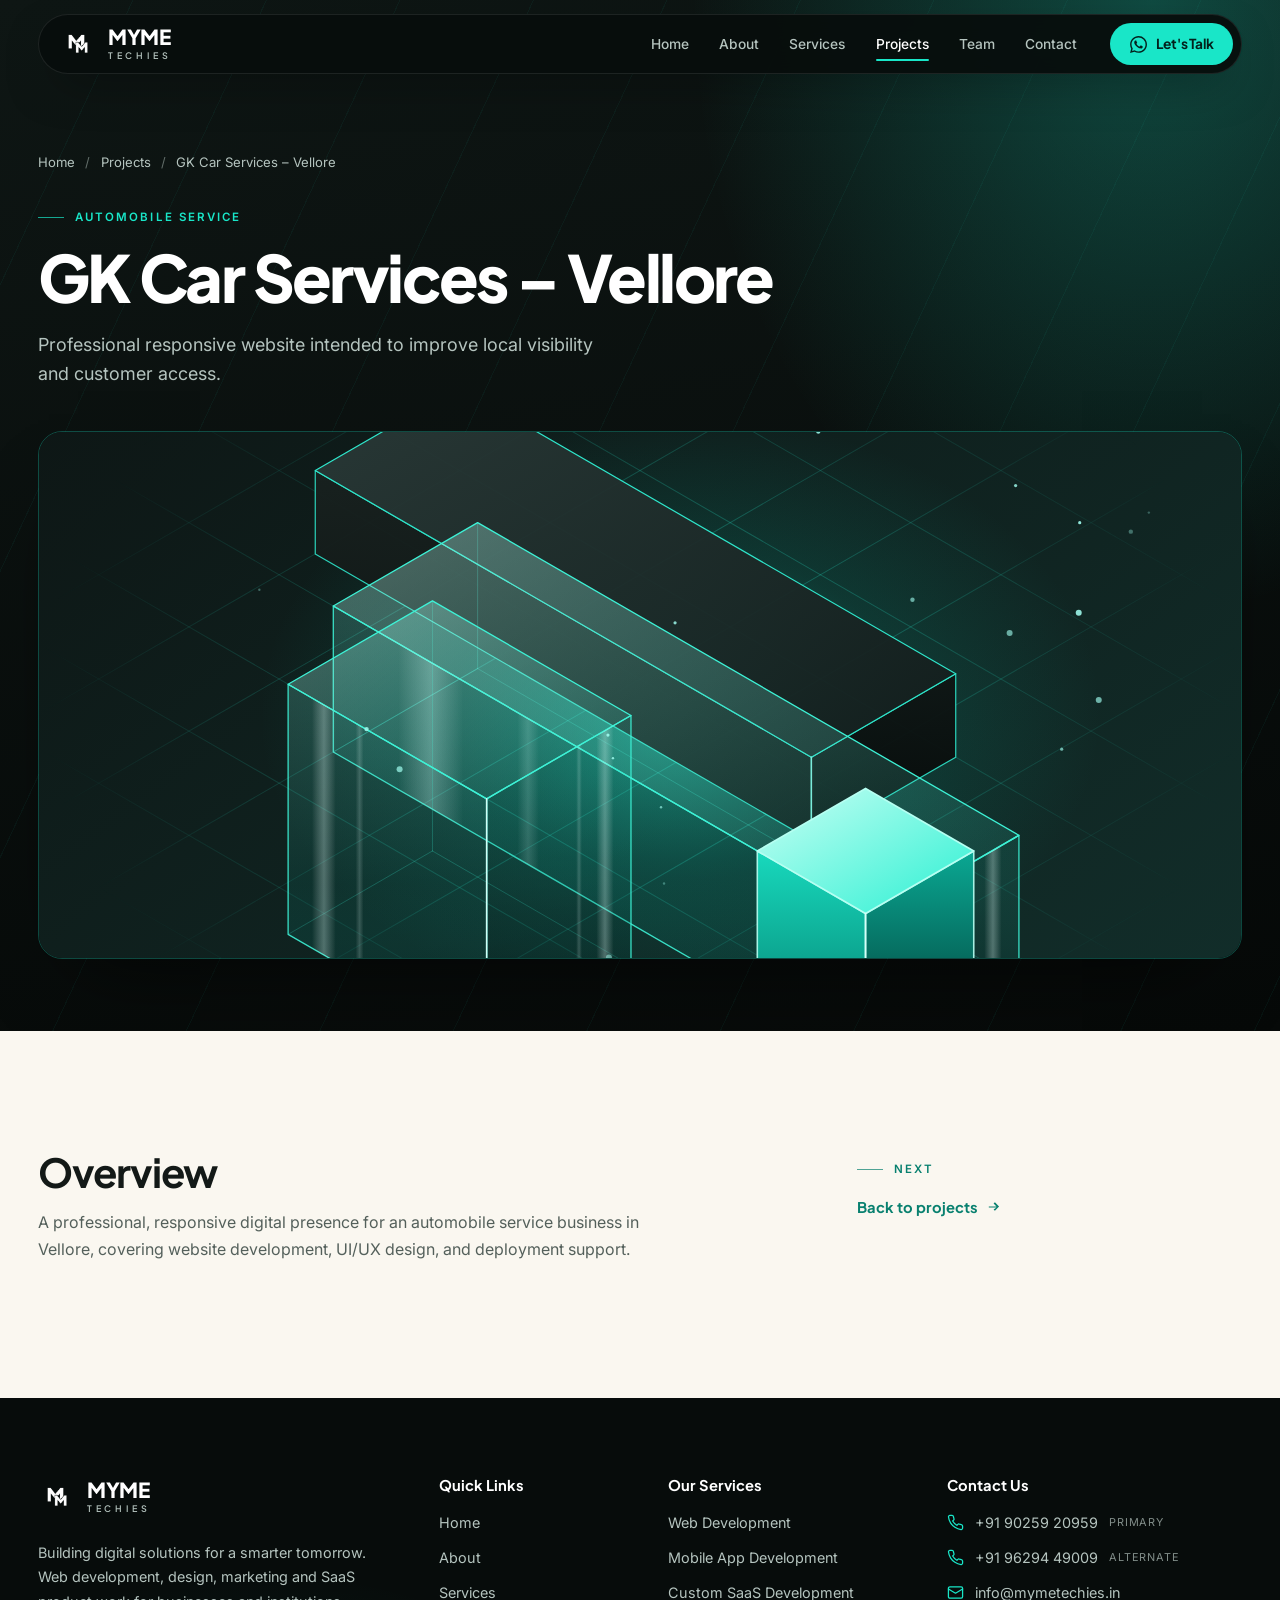
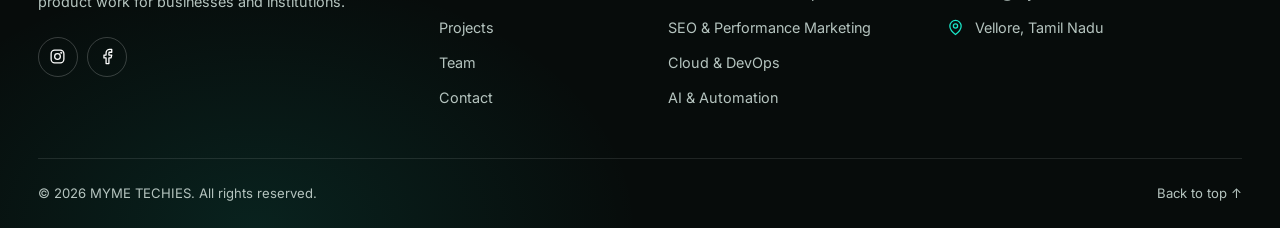
<file: projects/gk-car-services.html>
<!DOCTYPE html>
<html lang="en">
<head>
  <meta charset="UTF-8">
  <meta name="viewport" content="width=device-width, initial-scale=1.0">
  <title>GK Car Services – Vellore — MYME TECHIES</title>
  <meta name="description" content="Case study: GK Car Services – Vellore.">
  <meta name="theme-color" content="#0b1110">
  <meta name="robots" content="noindex, nofollow">
  <noscript><style>.nav-pill{background:rgba(8,13,12,.94);border-color:rgba(255,255,255,.09)}</style></noscript>
  <link rel="icon" type="image/png" href="../assets/images/brand/favicon.png">
  <link rel="preconnect" href="https://fonts.googleapis.com">
  <link rel="preconnect" href="https://fonts.gstatic.com" crossorigin>
  <link href="https://fonts.googleapis.com/css2?family=Inter:wght@400;500;600&family=Plus+Jakarta+Sans:wght@500;600;700;800&display=swap" rel="stylesheet">
  <link rel="stylesheet" href="../assets/css/variables.css">
  <link rel="stylesheet" href="../assets/css/components.css">
  <link rel="stylesheet" href="../assets/css/sections.css">
  <link rel="stylesheet" href="../assets/css/motion.css">
</head>
<body class="inner-page" data-page="case" data-root="../">
  <a href="#content" class="skip-link">Skip to main content</a>

  <header class="site-header is-solid" id="siteHeader">
    <div class="nav-pill">
      <a href="../index.html#hero" class="brand" aria-label="MYME TECHIES home"><img class="brand-mark" src="../assets/images/brand/logo-mark.png" width="38" height="38" alt=""><span class="brand-name">MYME <span>TECHIES</span></span></a>
      <div class="nav-cluster">
        <nav aria-label="Primary">
          <ul class="nav-links">
            <li><a class="nav-link" data-nav="home" href="../index.html#hero">Home</a></li>
            <li><a class="nav-link" data-nav="about" href="../index.html#about">About</a></li>
            <li><a class="nav-link" data-nav="services" href="../index.html#services">Services</a></li>
            <li><a class="nav-link" data-nav="projects" href="../index.html#work">Projects</a></li>
            <li><a class="nav-link" data-nav="team" href="../index.html#team">Team</a></li>
            <li><a class="nav-link" data-nav="contact" href="../index.html#contact">Contact</a></li>
          </ul>
        </nav>
        <a class="btn btn-teal nav-cta" data-whatsapp href="https://wa.me/919025920959?text=Hello%20MYME%20TECHIES%2C%20I%20would%20like%20to%20discuss%20a%20digital%20project.%20Please%20share%20the%20next%20step%20to%20start%20a%20conversation."><svg viewBox="0 0 24 24" aria-hidden="true" fill="currentColor"><path d="M17.47 14.38c-.3-.15-1.76-.87-2.03-.97-.27-.1-.47-.15-.67.15-.2.3-.77.97-.94 1.16-.17.2-.35.22-.64.07-.3-.15-1.26-.46-2.4-1.48-.88-.79-1.48-1.76-1.65-2.06-.17-.3-.02-.46.13-.6.13-.14.3-.35.45-.52.15-.17.2-.3.3-.5.1-.2.05-.37-.03-.52-.07-.15-.67-1.61-.92-2.2-.24-.58-.49-.5-.67-.51h-.57c-.2 0-.52.07-.8.37-.27.3-1.04 1.02-1.04 2.48 0 1.46 1.07 2.88 1.21 3.07.15.2 2.1 3.2 5.08 4.49.71.3 1.26.49 1.7.63.71.23 1.36.2 1.87.12.57-.09 1.76-.72 2-1.41.25-.7.25-1.29.17-1.41-.07-.12-.27-.2-.57-.35M12.05 21.79h-.01a9.87 9.87 0 0 1-5.03-1.38l-.36-.21-3.74.98 1-3.65-.24-.37a9.86 9.86 0 0 1-1.51-5.26c0-5.45 4.44-9.88 9.89-9.88 2.64 0 5.12 1.03 6.99 2.9a9.83 9.83 0 0 1 2.89 6.99c0 5.45-4.44 9.88-9.88 9.88m8.41-18.3A11.8 11.8 0 0 0 12.05 0C5.5 0 .16 5.34.16 11.89c0 2.1.55 4.14 1.59 5.95L.06 24l6.3-1.65a11.9 11.9 0 0 0 5.69 1.45h.01c6.55 0 11.89-5.34 11.89-11.89 0-3.18-1.24-6.17-3.48-8.41Z"/></svg>Let's Talk</a>
        <button class="menu-toggle" id="menuToggle" type="button" aria-label="Open menu" aria-expanded="false" aria-controls="mobileMenu">
          <span></span><span></span><span></span>
        </button>
      </div>
    </div>
  </header>

  <div class="menu-overlay" id="mobileMenu" hidden role="dialog" aria-label="Menu">
    <div class="menu-overlay-top">
      <a href="../index.html#hero" class="brand" aria-label="MYME TECHIES home"><img class="brand-mark" src="../assets/images/brand/logo-mark.png" width="38" height="38" alt=""><span class="brand-name">MYME <span>TECHIES</span></span></a>
      <button class="menu-close" id="menuClose" type="button" aria-label="Close menu">&times;</button>
    </div>
    <nav class="menu-overlay-links" aria-label="Mobile">
      <a href="../index.html#hero">Home</a>
      <a href="../index.html#about">About</a>
      <a href="../index.html#services">Services</a>
      <a href="../index.html#work">Projects</a>
      <a href="../index.html#team">Team</a>
      <a href="../index.html#contact">Contact</a>
    </nav>
    <a class="btn btn-teal btn-lg" data-whatsapp href="https://wa.me/919025920959?text=Hello%20MYME%20TECHIES%2C%20I%20would%20like%20to%20discuss%20a%20digital%20project.%20Please%20share%20the%20next%20step%20to%20start%20a%20conversation."><svg viewBox="0 0 24 24" aria-hidden="true" fill="currentColor"><path d="M17.47 14.38c-.3-.15-1.76-.87-2.03-.97-.27-.1-.47-.15-.67.15-.2.3-.77.97-.94 1.16-.17.2-.35.22-.64.07-.3-.15-1.26-.46-2.4-1.48-.88-.79-1.48-1.76-1.65-2.06-.17-.3-.02-.46.13-.6.13-.14.3-.35.45-.52.15-.17.2-.3.3-.5.1-.2.05-.37-.03-.52-.07-.15-.67-1.61-.92-2.2-.24-.58-.49-.5-.67-.51h-.57c-.2 0-.52.07-.8.37-.27.3-1.04 1.02-1.04 2.48 0 1.46 1.07 2.88 1.21 3.07.15.2 2.1 3.2 5.08 4.49.71.3 1.26.49 1.7.63.71.23 1.36.2 1.87.12.57-.09 1.76-.72 2-1.41.25-.7.25-1.29.17-1.41-.07-.12-.27-.2-.57-.35M12.05 21.79h-.01a9.87 9.87 0 0 1-5.03-1.38l-.36-.21-3.74.98 1-3.65-.24-.37a9.86 9.86 0 0 1-1.51-5.26c0-5.45 4.44-9.88 9.89-9.88 2.64 0 5.12 1.03 6.99 2.9a9.83 9.83 0 0 1 2.89 6.99c0 5.45-4.44 9.88-9.88 9.88m8.41-18.3A11.8 11.8 0 0 0 12.05 0C5.5 0 .16 5.34.16 11.89c0 2.1.55 4.14 1.59 5.95L.06 24l6.3-1.65a11.9 11.9 0 0 0 5.69 1.45h.01c6.55 0 11.89-5.34 11.89-11.89 0-3.18-1.24-6.17-3.48-8.41Z"/></svg>Let's Talk on WhatsApp</a>
  </div>

  <main id="content">
    <header class="page-hero">
      <div class="wrap wrap-wide">
        <p class="crumb"><a href="../index.html">Home</a> <span aria-hidden="true">/</span> <a href="../projects.html">Projects</a> <span aria-hidden="true">/</span> GK Car Services – Vellore</p>
        <p class="section-kicker">Automobile service</p>
        <h1>GK Car Services – Vellore</h1>
        <p class="section-lead">Professional responsive website intended to improve local visibility and customer access.</p>
        <div class="case-hero-image">
          <img src="../assets/images/projects/cover-gk-car-services.svg" alt="" width="1200" height="900">
        </div>
      </div>
    </header>
    <section class="section bg-cream">
      <div class="wrap wrap-wide case-grid">
        <div class="prose">
          <h2>Overview</h2>
          <p>A professional, responsive digital presence for an automobile service business in Vellore, covering website development, UI/UX design, and deployment support.</p>
        </div>
        <aside>
          <p class="section-kicker">Next</p>
          <p class="page-note"><a class="text-link" href="../projects.html">Back to projects <svg class="arrow" viewBox="0 0 16 16" aria-hidden="true"><path fill="currentColor" d="M3 8h8.2L8.1 4.9 9.5 3.5 13.9 8l-4.4 4.5-1.4-1.4L11.2 9H3z"/></svg></a></p>
        </aside>
      </div>
    </section>
  </main>

  <footer class="site-footer" id="footer">
    <div class="wrap wrap-wide">
      <div class="footer-grid">
        <div>
          <a href="../index.html#hero" class="brand" aria-label="MYME TECHIES home"><img class="brand-mark" src="../assets/images/brand/logo-mark.png" width="38" height="38" alt=""><span class="brand-name">MYME <span>TECHIES</span></span></a>
          <p class="footer-blurb">Building digital solutions for a smarter tomorrow. Web development, design, marketing and SaaS product work for businesses and institutions.</p>
          <div class="social-row" data-social-row>
            <a class="social-link" data-social="instagram" href="https://www.instagram.com/myme.digitalhub?igsh=bm54YjR5YThnMXZj" target="_blank" rel="noopener noreferrer" aria-label="Instagram"><svg viewBox="0 0 24 24" fill="none" stroke="currentColor" stroke-width="1.8" stroke-linecap="round" stroke-linejoin="round" aria-hidden="true"><rect x="3" y="3" width="18" height="18" rx="5"/><circle cx="12" cy="12" r="4"/><circle cx="17.3" cy="6.7" r=".6" fill="currentColor"/></svg></a>
            <a class="social-link" data-social="facebook" href="https://www.facebook.com/share/1HmyNrv4rA" target="_blank" rel="noopener noreferrer" aria-label="Facebook"><svg viewBox="0 0 24 24" fill="none" stroke="currentColor" stroke-width="1.8" stroke-linecap="round" stroke-linejoin="round" aria-hidden="true"><path d="M18 2h-3a5 5 0 0 0-5 5v3H7v4h3v8h4v-8h3l1-4h-4V7a1 1 0 0 1 1-1h3z"/></svg></a>
          </div>
        </div>
        <div>
          <h2 class="footer-title">Quick Links</h2>
          <ul class="footer-list">
            <li><a href="../index.html#hero">Home</a></li>
            <li><a href="../index.html#about">About</a></li>
            <li><a href="../index.html#services">Services</a></li>
            <li><a href="../index.html#work">Projects</a></li>
            <li><a href="../index.html#team">Team</a></li>
            <li><a href="../index.html#contact">Contact</a></li>
          </ul>
        </div>
        <div>
          <h2 class="footer-title">Our Services</h2>
          <ul class="footer-list">
            <li><a href="../services.html#web-development">Web Development</a></li>
            <li><a href="../services.html#mobile-apps">Mobile App Development</a></li>
            <li><a href="../services.html#custom-saas">Custom SaaS Development</a></li>
            <li><a href="../services.html#seo-performance">SEO &amp; Performance Marketing</a></li>
            <li><a href="../services.html#cloud-devops">Cloud &amp; DevOps</a></li>
            <li><a href="../services.html#ai-automation">AI &amp; Automation</a></li>
          </ul>
        </div>
        <div>
          <h2 class="footer-title">Contact Us</h2>
          <ul class="footer-list footer-contact">
            <li><svg viewBox="0 0 24 24" fill="none" stroke="currentColor" stroke-width="1.8" stroke-linecap="round" stroke-linejoin="round" aria-hidden="true"><path d="M22 16.9v3a2 2 0 0 1-2.2 2 19.8 19.8 0 0 1-8.6-3.1 19.5 19.5 0 0 1-6-6A19.8 19.8 0 0 1 2.1 4.2 2 2 0 0 1 4.1 2h3a2 2 0 0 1 2 1.7c.1 1 .4 1.9.7 2.8a2 2 0 0 1-.5 2.1L8 9.9a16 16 0 0 0 6 6l1.3-1.3a2 2 0 0 1 2.1-.4c.9.3 1.8.6 2.8.7a2 2 0 0 1 1.7 2z"/></svg><a data-bind="phoneDisplay" href="tel:+919025920959">+91 90259 20959</a> <small class="contact-tag">Primary</small></li>
            <li><svg viewBox="0 0 24 24" fill="none" stroke="currentColor" stroke-width="1.8" stroke-linecap="round" stroke-linejoin="round" aria-hidden="true"><path d="M22 16.9v3a2 2 0 0 1-2.2 2 19.8 19.8 0 0 1-8.6-3.1 19.5 19.5 0 0 1-6-6A19.8 19.8 0 0 1 2.1 4.2 2 2 0 0 1 4.1 2h3a2 2 0 0 1 2 1.7c.1 1 .4 1.9.7 2.8a2 2 0 0 1-.5 2.1L8 9.9a16 16 0 0 0 6 6l1.3-1.3a2 2 0 0 1 2.1-.4c.9.3 1.8.6 2.8.7a2 2 0 0 1 1.7 2z"/></svg><a data-bind="phoneAltDisplay" href="tel:+919629449009">+91 96294 49009</a> <small class="contact-tag">Alternate</small></li>
            <li><svg viewBox="0 0 24 24" fill="none" stroke="currentColor" stroke-width="1.8" stroke-linecap="round" stroke-linejoin="round" aria-hidden="true"><rect x="2" y="4" width="20" height="16" rx="2"/><path d="m22 7-10 6L2 7"/></svg><a data-bind="email" href="mailto:info@mymetechies.in">info@mymetechies.in</a></li>
            <li><svg viewBox="0 0 24 24" fill="none" stroke="currentColor" stroke-width="1.8" stroke-linecap="round" stroke-linejoin="round" aria-hidden="true"><path d="M20 10c0 6-8 12-8 12S4 16 4 10a8 8 0 0 1 16 0z"/><circle cx="12" cy="10" r="3"/></svg><span data-bind="location">Vellore, Tamil Nadu</span></li>
          </ul>
        </div>
      </div>
      <div class="footer-bottom">
        <div>&copy; <span data-year>2026</span> MYME TECHIES. All rights reserved.</div>
        <div><a href="../index.html#hero">Back to top &uarr;</a></div>
      </div>
    </div>
  </footer>

  <script src="../assets/js/site-config.js"></script>
  <script src="../assets/js/main.js"></script>
</body>
</html>
</file>
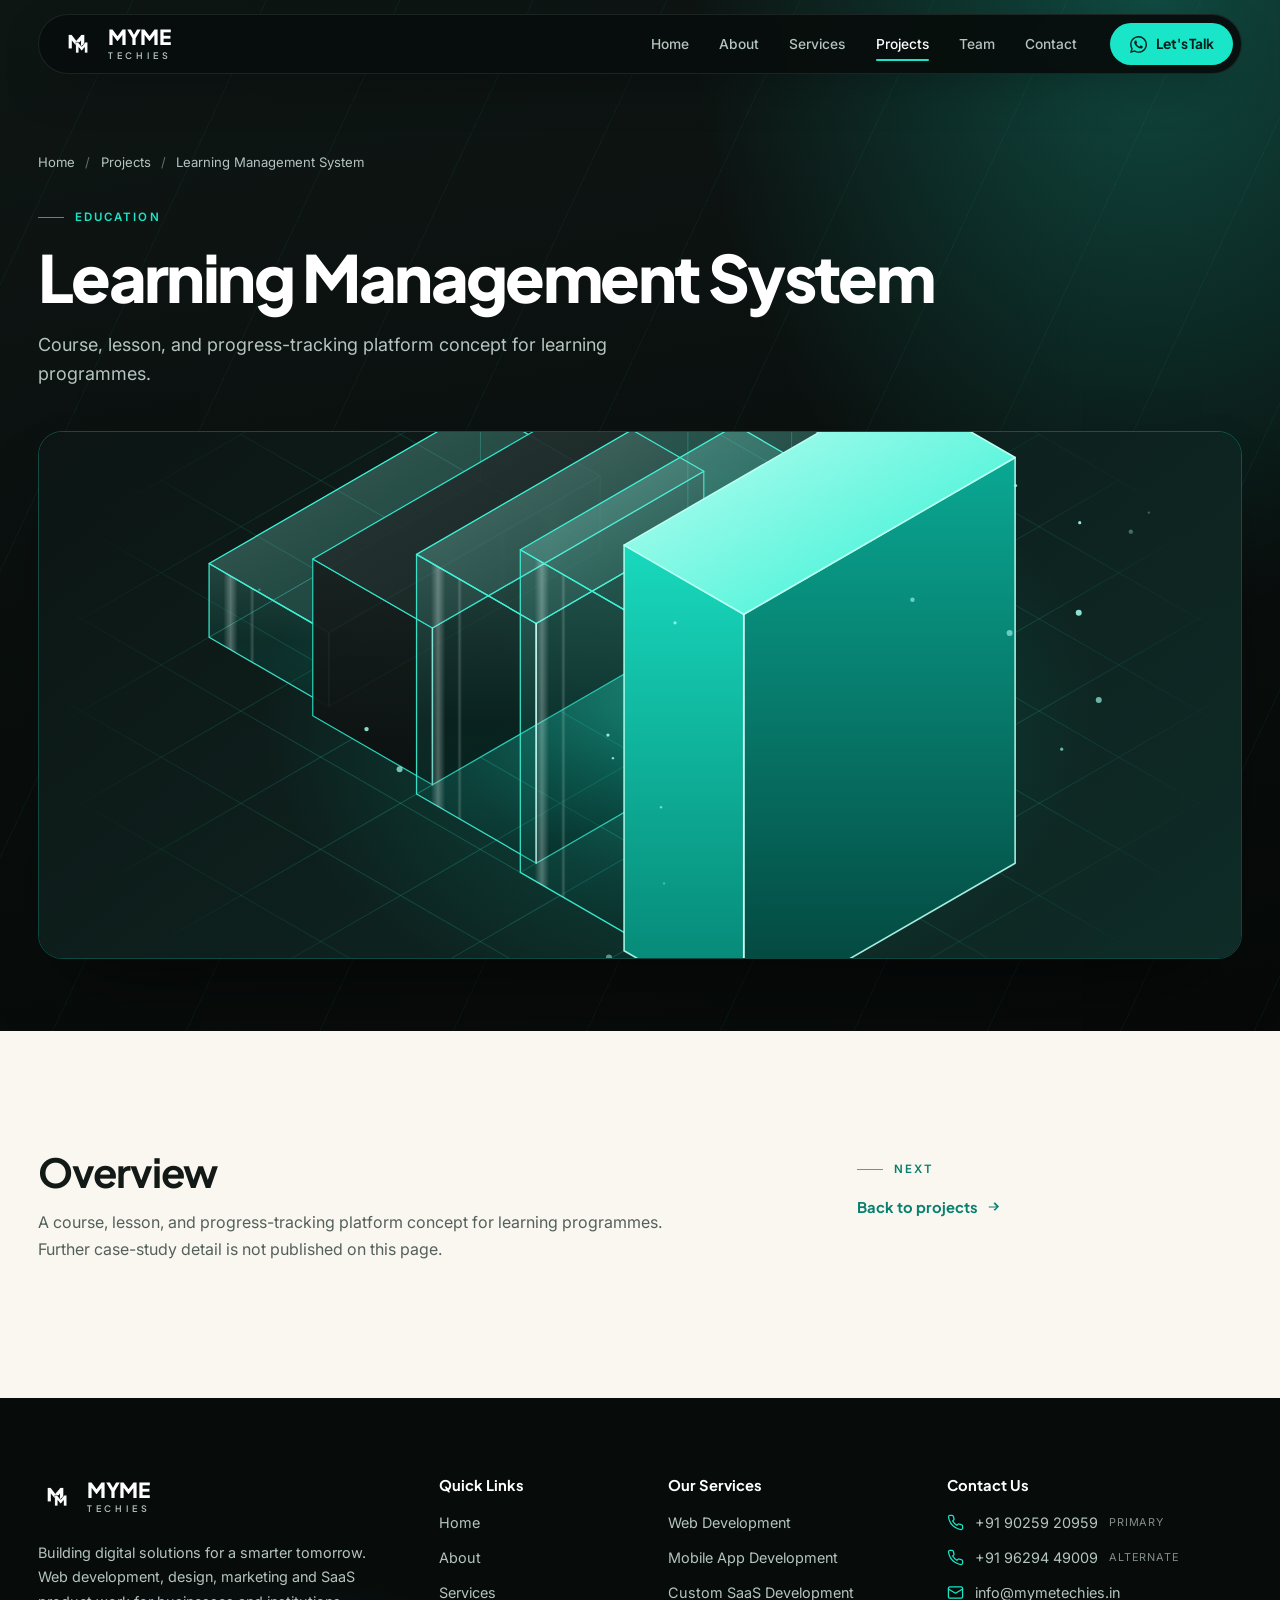
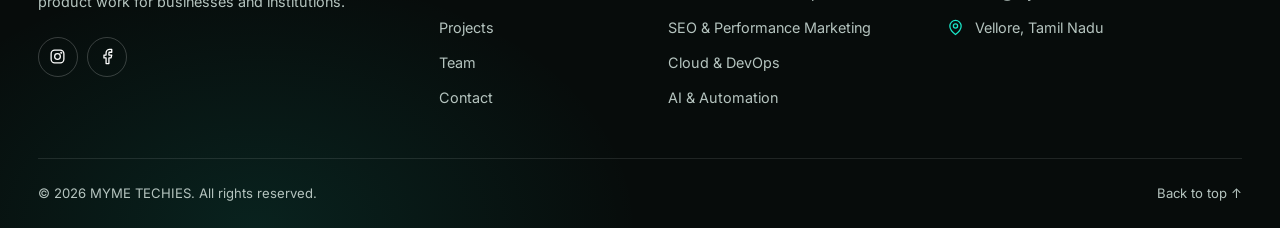
<file: projects/learning-management-system.html>
<!DOCTYPE html>
<html lang="en">
<head>
  <meta charset="UTF-8">
  <meta name="viewport" content="width=device-width, initial-scale=1.0">
  <title>Learning Management System — MYME TECHIES</title>
  <meta name="description" content="Case study: Learning Management System.">
  <meta name="theme-color" content="#0b1110">
  <meta name="robots" content="noindex, nofollow">
  <noscript><style>.nav-pill{background:rgba(8,13,12,.94);border-color:rgba(255,255,255,.09)}</style></noscript>
  <link rel="icon" type="image/png" href="../assets/images/brand/favicon.png">
  <link rel="preconnect" href="https://fonts.googleapis.com">
  <link rel="preconnect" href="https://fonts.gstatic.com" crossorigin>
  <link href="https://fonts.googleapis.com/css2?family=Inter:wght@400;500;600&family=Plus+Jakarta+Sans:wght@500;600;700;800&display=swap" rel="stylesheet">
  <link rel="stylesheet" href="../assets/css/variables.css">
  <link rel="stylesheet" href="../assets/css/components.css">
  <link rel="stylesheet" href="../assets/css/sections.css">
  <link rel="stylesheet" href="../assets/css/motion.css">
</head>
<body class="inner-page" data-page="case" data-root="../">
  <a href="#content" class="skip-link">Skip to main content</a>

  <header class="site-header is-solid" id="siteHeader">
    <div class="nav-pill">
      <a href="../index.html#hero" class="brand" aria-label="MYME TECHIES home"><img class="brand-mark" src="../assets/images/brand/logo-mark.png" width="38" height="38" alt=""><span class="brand-name">MYME <span>TECHIES</span></span></a>
      <div class="nav-cluster">
        <nav aria-label="Primary">
          <ul class="nav-links">
            <li><a class="nav-link" data-nav="home" href="../index.html#hero">Home</a></li>
            <li><a class="nav-link" data-nav="about" href="../index.html#about">About</a></li>
            <li><a class="nav-link" data-nav="services" href="../index.html#services">Services</a></li>
            <li><a class="nav-link" data-nav="projects" href="../index.html#work">Projects</a></li>
            <li><a class="nav-link" data-nav="team" href="../index.html#team">Team</a></li>
            <li><a class="nav-link" data-nav="contact" href="../index.html#contact">Contact</a></li>
          </ul>
        </nav>
        <a class="btn btn-teal nav-cta" data-whatsapp href="https://wa.me/919025920959?text=Hello%20MYME%20TECHIES%2C%20I%20would%20like%20to%20discuss%20a%20digital%20project.%20Please%20share%20the%20next%20step%20to%20start%20a%20conversation."><svg viewBox="0 0 24 24" aria-hidden="true" fill="currentColor"><path d="M17.47 14.38c-.3-.15-1.76-.87-2.03-.97-.27-.1-.47-.15-.67.15-.2.3-.77.97-.94 1.16-.17.2-.35.22-.64.07-.3-.15-1.26-.46-2.4-1.48-.88-.79-1.48-1.76-1.65-2.06-.17-.3-.02-.46.13-.6.13-.14.3-.35.45-.52.15-.17.2-.3.3-.5.1-.2.05-.37-.03-.52-.07-.15-.67-1.61-.92-2.2-.24-.58-.49-.5-.67-.51h-.57c-.2 0-.52.07-.8.37-.27.3-1.04 1.02-1.04 2.48 0 1.46 1.07 2.88 1.21 3.07.15.2 2.1 3.2 5.08 4.49.71.3 1.26.49 1.7.63.71.23 1.36.2 1.87.12.57-.09 1.76-.72 2-1.41.25-.7.25-1.29.17-1.41-.07-.12-.27-.2-.57-.35M12.05 21.79h-.01a9.87 9.87 0 0 1-5.03-1.38l-.36-.21-3.74.98 1-3.65-.24-.37a9.86 9.86 0 0 1-1.51-5.26c0-5.45 4.44-9.88 9.89-9.88 2.64 0 5.12 1.03 6.99 2.9a9.83 9.83 0 0 1 2.89 6.99c0 5.45-4.44 9.88-9.88 9.88m8.41-18.3A11.8 11.8 0 0 0 12.05 0C5.5 0 .16 5.34.16 11.89c0 2.1.55 4.14 1.59 5.95L.06 24l6.3-1.65a11.9 11.9 0 0 0 5.69 1.45h.01c6.55 0 11.89-5.34 11.89-11.89 0-3.18-1.24-6.17-3.48-8.41Z"/></svg>Let's Talk</a>
        <button class="menu-toggle" id="menuToggle" type="button" aria-label="Open menu" aria-expanded="false" aria-controls="mobileMenu">
          <span></span><span></span><span></span>
        </button>
      </div>
    </div>
  </header>

  <div class="menu-overlay" id="mobileMenu" hidden role="dialog" aria-label="Menu">
    <div class="menu-overlay-top">
      <a href="../index.html#hero" class="brand" aria-label="MYME TECHIES home"><img class="brand-mark" src="../assets/images/brand/logo-mark.png" width="38" height="38" alt=""><span class="brand-name">MYME <span>TECHIES</span></span></a>
      <button class="menu-close" id="menuClose" type="button" aria-label="Close menu">&times;</button>
    </div>
    <nav class="menu-overlay-links" aria-label="Mobile">
      <a href="../index.html#hero">Home</a>
      <a href="../index.html#about">About</a>
      <a href="../index.html#services">Services</a>
      <a href="../index.html#work">Projects</a>
      <a href="../index.html#team">Team</a>
      <a href="../index.html#contact">Contact</a>
    </nav>
    <a class="btn btn-teal btn-lg" data-whatsapp href="https://wa.me/919025920959?text=Hello%20MYME%20TECHIES%2C%20I%20would%20like%20to%20discuss%20a%20digital%20project.%20Please%20share%20the%20next%20step%20to%20start%20a%20conversation."><svg viewBox="0 0 24 24" aria-hidden="true" fill="currentColor"><path d="M17.47 14.38c-.3-.15-1.76-.87-2.03-.97-.27-.1-.47-.15-.67.15-.2.3-.77.97-.94 1.16-.17.2-.35.22-.64.07-.3-.15-1.26-.46-2.4-1.48-.88-.79-1.48-1.76-1.65-2.06-.17-.3-.02-.46.13-.6.13-.14.3-.35.45-.52.15-.17.2-.3.3-.5.1-.2.05-.37-.03-.52-.07-.15-.67-1.61-.92-2.2-.24-.58-.49-.5-.67-.51h-.57c-.2 0-.52.07-.8.37-.27.3-1.04 1.02-1.04 2.48 0 1.46 1.07 2.88 1.21 3.07.15.2 2.1 3.2 5.08 4.49.71.3 1.26.49 1.7.63.71.23 1.36.2 1.87.12.57-.09 1.76-.72 2-1.41.25-.7.25-1.29.17-1.41-.07-.12-.27-.2-.57-.35M12.05 21.79h-.01a9.87 9.87 0 0 1-5.03-1.38l-.36-.21-3.74.98 1-3.65-.24-.37a9.86 9.86 0 0 1-1.51-5.26c0-5.45 4.44-9.88 9.89-9.88 2.64 0 5.12 1.03 6.99 2.9a9.83 9.83 0 0 1 2.89 6.99c0 5.45-4.44 9.88-9.88 9.88m8.41-18.3A11.8 11.8 0 0 0 12.05 0C5.5 0 .16 5.34.16 11.89c0 2.1.55 4.14 1.59 5.95L.06 24l6.3-1.65a11.9 11.9 0 0 0 5.69 1.45h.01c6.55 0 11.89-5.34 11.89-11.89 0-3.18-1.24-6.17-3.48-8.41Z"/></svg>Let's Talk on WhatsApp</a>
  </div>

  <main id="content">
    <header class="page-hero">
      <div class="wrap wrap-wide">
        <p class="crumb"><a href="../index.html">Home</a> <span aria-hidden="true">/</span> <a href="../projects.html">Projects</a> <span aria-hidden="true">/</span> Learning Management System</p>
        <p class="section-kicker">Education</p>
        <h1>Learning Management System</h1>
        <p class="section-lead">Course, lesson, and progress-tracking platform concept for learning programmes.</p>
        <div class="case-hero-image">
          <img src="../assets/images/projects/cover-lms.svg" alt="" width="1200" height="900">
        </div>
      </div>
    </header>
    <section class="section bg-cream">
      <div class="wrap wrap-wide case-grid">
        <div class="prose">
          <h2>Overview</h2>
          <p>A course, lesson, and progress-tracking platform concept for learning programmes. Further case-study detail is not published on this page.</p>
        </div>
        <aside>
          <p class="section-kicker">Next</p>
          <p class="page-note"><a class="text-link" href="../projects.html">Back to projects <svg class="arrow" viewBox="0 0 16 16" aria-hidden="true"><path fill="currentColor" d="M3 8h8.2L8.1 4.9 9.5 3.5 13.9 8l-4.4 4.5-1.4-1.4L11.2 9H3z"/></svg></a></p>
        </aside>
      </div>
    </section>
  </main>

  <footer class="site-footer" id="footer">
    <div class="wrap wrap-wide">
      <div class="footer-grid">
        <div>
          <a href="../index.html#hero" class="brand" aria-label="MYME TECHIES home"><img class="brand-mark" src="../assets/images/brand/logo-mark.png" width="38" height="38" alt=""><span class="brand-name">MYME <span>TECHIES</span></span></a>
          <p class="footer-blurb">Building digital solutions for a smarter tomorrow. Web development, design, marketing and SaaS product work for businesses and institutions.</p>
          <div class="social-row" data-social-row>
            <a class="social-link" data-social="instagram" href="https://www.instagram.com/myme.digitalhub?igsh=bm54YjR5YThnMXZj" target="_blank" rel="noopener noreferrer" aria-label="Instagram"><svg viewBox="0 0 24 24" fill="none" stroke="currentColor" stroke-width="1.8" stroke-linecap="round" stroke-linejoin="round" aria-hidden="true"><rect x="3" y="3" width="18" height="18" rx="5"/><circle cx="12" cy="12" r="4"/><circle cx="17.3" cy="6.7" r=".6" fill="currentColor"/></svg></a>
            <a class="social-link" data-social="facebook" href="https://www.facebook.com/share/1HmyNrv4rA" target="_blank" rel="noopener noreferrer" aria-label="Facebook"><svg viewBox="0 0 24 24" fill="none" stroke="currentColor" stroke-width="1.8" stroke-linecap="round" stroke-linejoin="round" aria-hidden="true"><path d="M18 2h-3a5 5 0 0 0-5 5v3H7v4h3v8h4v-8h3l1-4h-4V7a1 1 0 0 1 1-1h3z"/></svg></a>
          </div>
        </div>
        <div>
          <h2 class="footer-title">Quick Links</h2>
          <ul class="footer-list">
            <li><a href="../index.html#hero">Home</a></li>
            <li><a href="../index.html#about">About</a></li>
            <li><a href="../index.html#services">Services</a></li>
            <li><a href="../index.html#work">Projects</a></li>
            <li><a href="../index.html#team">Team</a></li>
            <li><a href="../index.html#contact">Contact</a></li>
          </ul>
        </div>
        <div>
          <h2 class="footer-title">Our Services</h2>
          <ul class="footer-list">
            <li><a href="../services.html#web-development">Web Development</a></li>
            <li><a href="../services.html#mobile-apps">Mobile App Development</a></li>
            <li><a href="../services.html#custom-saas">Custom SaaS Development</a></li>
            <li><a href="../services.html#seo-performance">SEO &amp; Performance Marketing</a></li>
            <li><a href="../services.html#cloud-devops">Cloud &amp; DevOps</a></li>
            <li><a href="../services.html#ai-automation">AI &amp; Automation</a></li>
          </ul>
        </div>
        <div>
          <h2 class="footer-title">Contact Us</h2>
          <ul class="footer-list footer-contact">
            <li><svg viewBox="0 0 24 24" fill="none" stroke="currentColor" stroke-width="1.8" stroke-linecap="round" stroke-linejoin="round" aria-hidden="true"><path d="M22 16.9v3a2 2 0 0 1-2.2 2 19.8 19.8 0 0 1-8.6-3.1 19.5 19.5 0 0 1-6-6A19.8 19.8 0 0 1 2.1 4.2 2 2 0 0 1 4.1 2h3a2 2 0 0 1 2 1.7c.1 1 .4 1.9.7 2.8a2 2 0 0 1-.5 2.1L8 9.9a16 16 0 0 0 6 6l1.3-1.3a2 2 0 0 1 2.1-.4c.9.3 1.8.6 2.8.7a2 2 0 0 1 1.7 2z"/></svg><a data-bind="phoneDisplay" href="tel:+919025920959">+91 90259 20959</a> <small class="contact-tag">Primary</small></li>
            <li><svg viewBox="0 0 24 24" fill="none" stroke="currentColor" stroke-width="1.8" stroke-linecap="round" stroke-linejoin="round" aria-hidden="true"><path d="M22 16.9v3a2 2 0 0 1-2.2 2 19.8 19.8 0 0 1-8.6-3.1 19.5 19.5 0 0 1-6-6A19.8 19.8 0 0 1 2.1 4.2 2 2 0 0 1 4.1 2h3a2 2 0 0 1 2 1.7c.1 1 .4 1.9.7 2.8a2 2 0 0 1-.5 2.1L8 9.9a16 16 0 0 0 6 6l1.3-1.3a2 2 0 0 1 2.1-.4c.9.3 1.8.6 2.8.7a2 2 0 0 1 1.7 2z"/></svg><a data-bind="phoneAltDisplay" href="tel:+919629449009">+91 96294 49009</a> <small class="contact-tag">Alternate</small></li>
            <li><svg viewBox="0 0 24 24" fill="none" stroke="currentColor" stroke-width="1.8" stroke-linecap="round" stroke-linejoin="round" aria-hidden="true"><rect x="2" y="4" width="20" height="16" rx="2"/><path d="m22 7-10 6L2 7"/></svg><a data-bind="email" href="mailto:info@mymetechies.in">info@mymetechies.in</a></li>
            <li><svg viewBox="0 0 24 24" fill="none" stroke="currentColor" stroke-width="1.8" stroke-linecap="round" stroke-linejoin="round" aria-hidden="true"><path d="M20 10c0 6-8 12-8 12S4 16 4 10a8 8 0 0 1 16 0z"/><circle cx="12" cy="10" r="3"/></svg><span data-bind="location">Vellore, Tamil Nadu</span></li>
          </ul>
        </div>
      </div>
      <div class="footer-bottom">
        <div>&copy; <span data-year>2026</span> MYME TECHIES. All rights reserved.</div>
        <div><a href="../index.html#hero">Back to top &uarr;</a></div>
      </div>
    </div>
  </footer>

  <script src="../assets/js/site-config.js"></script>
  <script src="../assets/js/main.js"></script>
</body>
</html>
</file>
<file: assets/css/variables.css>
/**
 * MYME TECHIES — design tokens
 * Change brand colours, type and spacing here; everything else reads these.
 */

:root {
  /* Dark surfaces */
  --ink: #070c0b;
  --charcoal: #0b1110;
  --graphite: #131c1a;
  --panel: #0f1716;

  /* Brand teal */
  --teal: #19e6c8;          /* bright, for use on dark */
  --teal-600: #00c4aa;      /* buttons / fills */
  --teal-deep: #08806f;     /* readable teal text on light backgrounds */
  --teal-ink: #04332c;

  /* Light surfaces */
  --white: #ffffff;
  --cream: #faf7f0;
  --beige: #f1e9da;
  --beige-2: #e8dcc5;

  /* Text */
  --text: #131917;
  --text-soft: #54605b;
  --text-on-dark: #f3f7f6;
  --text-on-dark-soft: #b5c4bf;

  /* Lines */
  --line: #e3dccd;
  --line-strong: #cfc6b2;
  --line-dark: rgba(255, 255, 255, 0.1);
  --line-teal: rgba(25, 230, 200, 0.28);

  /* Type */
  --font-heading: "Plus Jakarta Sans", "Segoe UI", system-ui, -apple-system, sans-serif;
  --font-body: Inter, "Segoe UI", system-ui, -apple-system, sans-serif;

  --fs-xs: 0.75rem;
  --fs-sm: 0.875rem;
  --fs-md: 1rem;
  --fs-lg: 1.125rem;
  --fs-xl: clamp(1.25rem, 1.05rem + 0.8vw, 1.6rem);
  --fs-2xl: clamp(1.75rem, 1.25rem + 1.6vw, 2.5rem);
  --fs-3xl: clamp(2.05rem, 1.4rem + 2.2vw, 3.3rem);
  --fs-hero: clamp(2.5rem, 1.35rem + 3.9vw, 4.9rem);

  --lh-tight: 1.06;
  --lh-snug: 1.28;
  --lh-body: 1.65;
  --track-tight: -0.03em;
  --track-wide: 0.18em;

  --space-1: 0.25rem;
  --space-2: 0.5rem;
  --space-3: 0.75rem;
  --space-4: 1rem;
  --space-5: 1.5rem;
  --space-6: 2rem;
  --space-7: 3rem;
  --space-8: 5rem;
  --space-9: 7.5rem;

  --wrap: 1200px;
  --wrap-wide: 1320px;
  --gutter: clamp(1.15rem, 0.6rem + 2.2vw, 2.5rem);
  --nav-offset: 5.5rem;

  --radius-sm: 8px;
  --radius-md: 16px;
  --radius-lg: 24px;
  --radius-pill: 999px;

  --ease: cubic-bezier(0.16, 1, 0.3, 1);
  --t-fast: 180ms var(--ease);
  --t: 320ms var(--ease);
  --t-slow: 700ms var(--ease);

  --z-header: 1000;
  --z-overlay: 1200;

  --shadow-card: 0 1px 0 rgba(19, 25, 23, 0.04), 0 18px 40px -22px rgba(40, 32, 12, 0.28);
  --shadow-lift: 0 28px 60px -26px rgba(40, 32, 12, 0.38);
  --glow-teal: 0 0 70px rgba(25, 230, 200, 0.28);
}

@media (max-width: 720px) {
  :root {
    --nav-offset: 5rem;
    --space-8: 3.75rem;
    --space-9: 5rem;
  }
}
</file>
<file: assets/css/components.css>
/**
 * MYME TECHIES — base, header, buttons, shared components, footer
 */

*,
*::before,
*::after { box-sizing: border-box; margin: 0; padding: 0; }

html { scroll-behavior: smooth; scroll-padding-top: var(--nav-offset); }
html, body { overflow-x: clip; }

body {
  font-family: var(--font-body);
  font-size: var(--fs-md);
  line-height: var(--lh-body);
  color: var(--text);
  background: var(--cream);
  min-height: 100%;
  -webkit-font-smoothing: antialiased;
  text-rendering: optimizeLegibility;
}

body.is-locked { overflow: hidden; }

img, svg { display: block; max-width: 100%; height: auto; }
a { color: inherit; text-decoration: none; }
button, input, textarea { font: inherit; }
button { background: none; border: none; cursor: pointer; color: inherit; }
ul, ol { list-style: none; }

h1, h2, h3, h4 {
  font-family: var(--font-heading);
  font-weight: 700;
  letter-spacing: var(--track-tight);
  line-height: var(--lh-tight);
  color: var(--text);
}

:focus-visible { outline: 2px solid var(--teal-600); outline-offset: 3px; border-radius: 4px; }

.visually-hidden {
  position: absolute !important; width: 1px; height: 1px; padding: 0; margin: -1px;
  overflow: hidden; clip: rect(0, 0, 0, 0); white-space: nowrap; border: 0;
}

.skip-link {
  position: absolute; left: 1rem; top: -4rem; z-index: 2000;
  padding: 0.7rem 1rem; background: var(--charcoal); color: var(--white); font-weight: 600;
  border-radius: var(--radius-sm);
}
.skip-link:focus { top: 0.75rem; }

.wrap { width: 100%; max-width: var(--wrap); margin: 0 auto; padding: 0 var(--gutter); }
.wrap-wide { max-width: var(--wrap-wide); }

.section { position: relative; padding: var(--space-9) 0; }
.bg-white { background: var(--white); }
.bg-cream { background: var(--cream); }
.bg-beige { background: var(--beige); }
.bg-dark { background: var(--charcoal); color: var(--text-on-dark); }

/* ---------- Typographic helpers ---------- */

.section-kicker {
  display: inline-flex; align-items: center; gap: 0.7rem;
  margin-bottom: 1rem;
  font-size: 0.72rem; font-weight: 600; letter-spacing: var(--track-wide);
  text-transform: uppercase; color: var(--teal-deep);
}
.section-kicker::before { content: ""; width: 26px; height: 1px; background: currentColor; opacity: 0.7; }

.on-dark .section-kicker, .section-kicker.is-light { color: var(--teal); }

.section-title { font-size: var(--fs-3xl); max-width: 18ch; }
.section-lead { max-width: 36rem; color: var(--text-soft); font-size: var(--fs-lg); }

.section-head {
  display: grid; grid-template-columns: minmax(0, 1.1fr) minmax(0, 0.9fr);
  gap: var(--space-6); align-items: end; margin-bottom: var(--space-7);
}
.section-head .section-lead { justify-self: end; }
.section-head .head-side { display: grid; gap: 1.1rem; justify-items: end; }
.section-head .head-side .section-lead { font-size: 1rem; }

/* ---------- Buttons ---------- */

.btn {
  display: inline-flex; align-items: center; justify-content: center; gap: 0.6rem;
  min-height: 46px; padding: 0 1.4rem;
  border-radius: var(--radius-pill);
  font-family: var(--font-heading); font-size: 0.92rem; font-weight: 700; letter-spacing: -0.01em;
  border: 1px solid transparent;
  transition: transform var(--t), background-color var(--t), color var(--t), border-color var(--t), box-shadow var(--t);
  white-space: nowrap;
}
.btn svg { width: 17px; height: 17px; flex: none; }
.btn .arrow { transition: transform var(--t); }
.btn:hover .arrow { transform: translateX(4px); }

.btn-teal { background: var(--teal); color: #03211c; box-shadow: 0 0 0 0 rgba(25, 230, 200, 0); }
.btn-teal:hover { background: #4ff2da; box-shadow: 0 10px 34px -6px rgba(25, 230, 200, 0.55); transform: translateY(-2px); }

.btn-ghost { color: var(--text-on-dark); border-color: rgba(255, 255, 255, 0.4); background: rgba(255, 255, 255, 0.02); }
.btn-ghost:hover { border-color: var(--teal); color: var(--teal); transform: translateY(-2px); }

.btn-dark { background: var(--charcoal); color: var(--white); }
.btn-dark:hover { background: #1b2724; transform: translateY(-2px); }

.btn-lg { min-height: 52px; padding: 0 1.7rem; font-size: 0.97rem; }

.text-link {
  display: inline-flex; align-items: center; gap: 0.5rem;
  font-family: var(--font-heading); font-weight: 700; font-size: 0.92rem; color: var(--teal-deep);
  border-bottom: 1px solid transparent; padding-bottom: 2px;
  transition: gap var(--t), border-color var(--t), color var(--t);
}
.text-link svg { width: 15px; height: 15px; transition: transform var(--t); }
.text-link:hover { border-color: currentColor; }
.text-link:hover svg { transform: translateX(4px); }
.on-dark .text-link { color: var(--teal); }

.tag-row { display: flex; flex-wrap: wrap; gap: 0.45rem; }
.tag {
  padding: 0.22rem 0.7rem; border-radius: var(--radius-pill);
  font-size: 0.72rem; font-weight: 500; color: var(--teal-deep);
  background: rgba(8, 128, 111, 0.09); border: 1px solid rgba(8, 128, 111, 0.16);
}

/* ---------- Header ---------- */

.site-header {
  position: fixed; inset: 0 0 auto 0; z-index: var(--z-header);
  padding: 14px var(--gutter);
  transition: padding var(--t), transform var(--t);
  pointer-events: none;
}
/* Scroll-direction behaviour: slide the (fixed) header out of view while
   scrolling down, back in while scrolling up. The extra 64px clears the
   pill's drop shadow so no smudge remains at the viewport edge. Being fixed,
   hiding it never leaves a gap in the page flow. */
.site-header.is-hidden { transform: translate3d(0, calc(-100% - 64px), 0); }
.nav-pill {
  pointer-events: auto;
  display: flex; align-items: center; justify-content: space-between; gap: 1.5rem;
  max-width: var(--wrap-wide); margin: 0 auto;
  padding: 8px 8px 8px 20px;
  border-radius: var(--radius-pill);
  border: 1px solid transparent;
  transition: background-color var(--t), border-color var(--t), box-shadow var(--t), backdrop-filter var(--t);
}
.site-header.is-scrolled .nav-pill,
.site-header.is-solid .nav-pill {
  background: rgba(8, 13, 12, 0.94);
  -webkit-backdrop-filter: blur(16px) saturate(140%);
  backdrop-filter: blur(16px) saturate(140%);
  border-color: rgba(255, 255, 255, 0.09);
  box-shadow: 0 18px 50px -20px rgba(0, 0, 0, 0.6);
}

.brand { display: inline-flex; align-items: center; gap: 0.7rem; color: var(--white); }
.brand-mark { width: 38px; height: 38px; flex: none; }
.brand-name {
  display: flex; flex-direction: column; line-height: 1;
  font-family: var(--font-heading); font-weight: 800; font-size: 1.3rem; letter-spacing: -0.02em;
}
.brand-name span {
  margin-top: 4px; font-size: 0.56rem; font-weight: 600; letter-spacing: 0.42em; color: var(--text-on-dark-soft);
}

.nav-cluster { display: flex; align-items: center; gap: 1.2rem; }
.nav-links { display: flex; align-items: center; gap: 0.2rem; }
.nav-link {
  position: relative; display: block; padding: 0.55rem 0.85rem;
  font-size: 0.86rem; font-weight: 500; color: var(--text-on-dark-soft);
  transition: color var(--t-fast);
}
.nav-link::after {
  content: ""; position: absolute; left: 0.85rem; right: 0.85rem; bottom: 0.2rem; height: 2px;
  background: var(--teal); border-radius: 2px; transform: scaleX(0); transform-origin: left; transition: transform var(--t);
}
.nav-link:hover, .nav-link[aria-current] { color: var(--white); }
.nav-link[aria-current]::after, .nav-link:hover::after { transform: scaleX(1); }

.nav-cta { min-height: 42px; padding: 0 1.15rem; font-size: 0.86rem; }

.menu-toggle {
  display: none; width: 44px; height: 44px; border-radius: 50%;
  border: 1px solid rgba(255, 255, 255, 0.25);
  flex-direction: column; align-items: center; justify-content: center; gap: 5px;
}
.menu-toggle span { display: block; width: 18px; height: 2px; background: var(--white); border-radius: 2px; }

.menu-overlay {
  position: fixed; inset: 0; z-index: var(--z-overlay);
  display: flex; flex-direction: column; gap: 2rem;
  padding: 1.1rem var(--gutter) 2rem;
  background: radial-gradient(900px 500px at 90% 0%, rgba(25, 230, 200, 0.16), transparent 60%), var(--ink);
  color: var(--white);
}
.menu-overlay[hidden] { display: none; }
.menu-overlay-top { display: flex; align-items: center; justify-content: space-between; }
.menu-close {
  width: 44px; height: 44px; border-radius: 50%; border: 1px solid rgba(255, 255, 255, 0.25);
  font-size: 1.7rem; line-height: 1; color: var(--white);
}
.menu-overlay-links { display: grid; gap: 0.2rem; margin-top: 1rem; }
.menu-overlay-links a {
  padding: 0.7rem 0; border-bottom: 1px solid var(--line-dark);
  font-family: var(--font-heading); font-size: 1.7rem; font-weight: 700; letter-spacing: -0.02em;
}
.menu-overlay-links a:hover { color: var(--teal); }
.menu-overlay .btn { align-self: flex-start; }

/* ---------- Footer ---------- */

.site-footer {
  position: relative; overflow: hidden;
  background: var(--ink); color: var(--text-on-dark-soft);
  padding: var(--space-8) 0 var(--space-5);
}
.site-footer::before {
  content: ""; position: absolute; left: -10%; bottom: -60%; width: 60%; height: 120%;
  background: radial-gradient(closest-side, rgba(25, 230, 200, 0.1), transparent); pointer-events: none;
}
.footer-grid {
  position: relative; display: grid; gap: var(--space-6);
  grid-template-columns: 1.5fr 0.8fr 1fr 1.2fr;
  padding-bottom: var(--space-7); border-bottom: 1px solid var(--line-dark);
}
.footer-blurb { margin: 1.1rem 0 1.4rem; max-width: 22rem; font-size: 0.9rem; line-height: 1.7; }
.footer-title {
  margin-bottom: 1.1rem; font-family: var(--font-heading);
  font-size: 0.92rem; font-weight: 700; letter-spacing: 0; color: var(--white);
}
.footer-list { display: grid; gap: 0.7rem; font-size: 0.9rem; }
.footer-list a { transition: color var(--t-fast); }
.footer-list a:hover { color: var(--teal); }
.footer-contact li { display: flex; align-items: flex-start; gap: 0.7rem; }
.footer-contact svg { width: 17px; height: 17px; margin-top: 3px; color: var(--teal); flex: none; }

.social-row { display: flex; gap: 0.6rem; }
.social-link {
  display: grid; place-items: center; width: 40px; height: 40px; border-radius: 50%;
  border: 1px solid rgba(255, 255, 255, 0.2); color: var(--white);
  transition: border-color var(--t), color var(--t), transform var(--t), background-color var(--t);
}
.social-link svg { width: 17px; height: 17px; }
.social-link:hover { border-color: var(--teal); color: var(--teal); transform: translateY(-3px); background: rgba(25, 230, 200, 0.06); }

.footer-bottom {
  position: relative; display: flex; justify-content: space-between; gap: 1rem; flex-wrap: wrap;
  padding-top: var(--space-5); font-size: 0.82rem;
}

/* ---------- Responsive ---------- */

@media (max-width: 1040px) {
  .nav-links { display: none; }
  .menu-toggle { display: flex; }
  .section-head { grid-template-columns: 1fr; align-items: start; }
  .section-head .section-lead, .section-head .head-side { justify-self: start; justify-items: start; }
  .footer-grid { grid-template-columns: 1fr 1fr; }
}

@media (max-width: 560px) {
  .site-header { padding: 10px 0.7rem; }
  .nav-pill { padding-left: 14px; gap: 0.5rem; }
  .nav-cta { display: none; }
  .footer-grid { grid-template-columns: 1fr; }
  .footer-bottom { flex-direction: column; }
}

/* Primary / alternate phone labels */
.contact-tag { font-size: 0.68rem; letter-spacing: 0.08em; text-transform: uppercase; opacity: 0.7; white-space: nowrap; align-self: center; }
.contact-pair { display: inline-flex; align-items: center; gap: 0.5rem; }
</file>
<file: assets/css/sections.css>
/**
 * MYME TECHIES — page sections
 * Order follows the homepage: hero, about, services, work, journey,
 * vision/mission, team, clients, CTA, then inner pages.
 */

/* =========================================================
   HERO
   ========================================================= */

.hero {
  position: relative; isolation: isolate; overflow: clip;
  background: var(--charcoal); color: var(--text-on-dark);
  min-height: min(100svh, 920px);
  padding: 8.5rem 0 5.5rem;
  display: flex; align-items: center;
}
.hero-bg { position: absolute; inset: 0; z-index: -1; pointer-events: none; }
.hero-glow { position: absolute; border-radius: 50%; filter: blur(70px); }
.hero-glow-a { width: 46vw; height: 46vw; right: -8vw; top: 4%; background: radial-gradient(closest-side, rgba(25, 230, 200, 0.34), transparent); animation: pulse-glow 7s ease-in-out infinite; }
.hero-glow-b { width: 38vw; height: 38vw; left: -14vw; bottom: -22%; background: radial-gradient(closest-side, rgba(0, 150, 130, 0.28), transparent); }
.hero-lines {
  position: absolute; inset: -20% -10%;
  background:
    repeating-linear-gradient(115deg, transparent 0 140px, rgba(25, 230, 200, 0.07) 140px 141px),
    repeating-linear-gradient(25deg, transparent 0 190px, rgba(255, 255, 255, 0.035) 190px 191px);
  -webkit-mask-image: radial-gradient(70% 70% at 62% 45%, #000, transparent);
  mask-image: radial-gradient(70% 70% at 62% 45%, #000, transparent);
}

.hero-grid {
  display: grid; align-items: center; gap: 1rem;
  grid-template-columns: minmax(0, 0.95fr) minmax(0, 1.05fr);
}
.hero-kicker {
  display: inline-flex; align-items: center; gap: 0.8rem; margin-bottom: 1.6rem;
  font-size: 0.78rem; font-weight: 600; letter-spacing: 0.26em; text-transform: uppercase; color: var(--teal);
}
.hero-kicker::before { content: ""; width: 34px; height: 1px; background: var(--teal); }
.hero h1 {
  font-size: var(--fs-hero); font-weight: 800; letter-spacing: -0.04em; line-height: 1.02;
  color: var(--white); max-width: 15ch;
}
.hero h1 .accent {
  display: inline;
  -webkit-box-decoration-break: clone; box-decoration-break: clone;
  background: linear-gradient(95deg, #3ff0d6 10%, #14d4b9 55%, #7dfbe7 100%);
  -webkit-background-clip: text; background-clip: text; color: transparent;
  -webkit-text-fill-color: transparent;
}
.hero-copy { margin: 1.7rem 0 2.2rem; max-width: 30rem; font-size: 1.04rem; line-height: 1.7; color: var(--text-on-dark-soft); }
.hero-actions { display: flex; flex-wrap: wrap; gap: 0.9rem; }

.hero-visual { position: relative; justify-self: end; width: 134%; margin: -4% -16% -4% 0; }
.hero-visual-inner { will-change: transform; transition: transform 0.5s var(--ease); }
.hero-visual img { width: 100%; height: auto; animation: floaty 9s ease-in-out infinite; filter: drop-shadow(0 40px 60px rgba(0, 0, 0, 0.45)); }

.hero-rail {
  position: absolute; right: var(--gutter); top: 21%; display: grid; gap: 0.55rem; text-align: right;
  font-size: 0.62rem; font-weight: 500; letter-spacing: 0.24em; text-transform: uppercase; color: rgba(255, 255, 255, 0.4);
}
.hero-rail li:first-child { color: var(--teal); }
.hero-tag {
  position: absolute; right: var(--gutter); bottom: 4.5rem;
  font-size: 0.62rem; font-weight: 500; letter-spacing: 0.24em; line-height: 1.8; text-transform: uppercase; color: rgba(255, 255, 255, 0.42);
  text-align: left; border-left: 1px solid var(--teal); padding-left: 0.9rem;
}
.hero-scroll {
  position: absolute; left: max(var(--gutter), calc((100vw - var(--wrap-wide)) / 2 + var(--gutter))); bottom: 2.1rem;
  display: inline-flex; align-items: center; gap: 0.7rem;
  font-size: 0.66rem; font-weight: 600; letter-spacing: 0.24em; text-transform: uppercase; color: var(--text-on-dark-soft);
}
.hero-scroll svg { width: 14px; height: 14px; color: var(--teal); animation: floaty 2.4s ease-in-out infinite; }

/* =========================================================
   ABOUT
   ========================================================= */

.about { background: var(--beige); padding: var(--space-9) 0; position: relative; overflow: clip; }
.about::before {
  content: ""; position: absolute; inset: 0; pointer-events: none; opacity: 0.55;
  background-image: linear-gradient(var(--line) 1px, transparent 1px), linear-gradient(90deg, var(--line) 1px, transparent 1px);
  background-size: 72px 72px;
  -webkit-mask-image: linear-gradient(120deg, transparent 20%, #000 80%);
  mask-image: linear-gradient(120deg, transparent 20%, #000 80%);
}
.about-grid {
  position: relative; display: grid; align-items: center; gap: clamp(2rem, 4vw, 4rem);
  grid-template-columns: minmax(0, 1fr) minmax(0, 1.05fr) minmax(0, 0.85fr);
}
.about-copy h2 { font-size: var(--fs-3xl); margin-bottom: 1.4rem; max-width: 12ch; }
.about-copy p { color: var(--text-soft); margin-bottom: 1rem; font-size: 0.98rem; }
.about-copy .text-link { margin-top: 0.8rem; }

.about-media { position: relative; }
.about-media figure {
  position: relative; aspect-ratio: 4 / 5; border-radius: var(--radius-lg); overflow: hidden;
  box-shadow: var(--shadow-lift); background: var(--charcoal);
}
.about-media img { width: 100%; height: 100%; object-fit: cover; object-position: 30% 50%; transition: transform 1.2s var(--ease); }
.about-media:hover img { transform: scale(1.05); }
.about-media figure::after {
  content: ""; position: absolute; inset: 0; background: linear-gradient(180deg, transparent 55%, rgba(5, 15, 13, 0.55));
}
.about-media::before {
  content: ""; position: absolute; inset: 18px -18px -18px 18px; border: 1px solid var(--teal-deep);
  border-radius: var(--radius-lg); opacity: 0.35; z-index: 0;
}
.about-media figure { z-index: 1; }
.about-chip {
  position: absolute; left: -22px; bottom: 34px; z-index: 2;
  display: flex; align-items: center; gap: 0.8rem; padding: 0.8rem 1.1rem 0.8rem 0.85rem;
  background: rgba(11, 17, 16, 0.92); color: var(--white); border-radius: 14px;
  box-shadow: 0 20px 40px -18px rgba(0, 0, 0, 0.6);
  -webkit-backdrop-filter: blur(10px); backdrop-filter: blur(10px);
}
.about-chip svg { width: 36px; height: 36px; padding: 8px; border-radius: 10px; background: rgba(25, 230, 200, 0.14); color: var(--teal); }
.about-chip strong { display: block; font-family: var(--font-heading); font-size: 0.92rem; line-height: 1.2; }
.about-chip small { font-size: 0.72rem; color: var(--text-on-dark-soft); }

.audience-list { display: grid; gap: 1.5rem; }
.audience-item { display: grid; grid-template-columns: 52px 1fr; gap: 1rem; align-items: start; }
.icon-badge {
  display: grid; place-items: center; width: 52px; height: 52px; border-radius: 50%;
  background: var(--white); color: var(--teal-deep); border: 1px solid var(--line-strong);
  box-shadow: 0 10px 22px -14px rgba(0, 0, 0, 0.4);
  transition: background-color var(--t), color var(--t), transform var(--t);
}
.icon-badge svg { width: 22px; height: 22px; fill: none; stroke: currentColor; stroke-width: 1.7; stroke-linecap: round; stroke-linejoin: round; }
.audience-item:hover .icon-badge { background: var(--teal-deep); color: var(--white); transform: translateY(-3px); }
.audience-item h3 { font-size: 1.02rem; margin-bottom: 0.2rem; letter-spacing: -0.01em; }
.audience-item p { font-size: 0.88rem; color: var(--text-soft); line-height: 1.55; }

/* =========================================================
   SERVICES
   ========================================================= */

.services { background: var(--cream); }
.svc-board { display: grid; gap: 20px; grid-template-columns: minmax(0, 5fr) minmax(0, 7fr); }

.svc-feature {
  position: relative; isolation: isolate; overflow: hidden; display: flex; flex-direction: column;
  min-height: 640px; padding: 2.1rem 2.1rem 0;
  border-radius: var(--radius-lg); color: var(--text-on-dark);
  background: radial-gradient(120% 70% at 100% 100%, rgba(25, 230, 200, 0.28), transparent 60%), linear-gradient(160deg, #101a18, #070c0b);
  border: 1px solid var(--line-teal);
  transition: transform var(--t), box-shadow var(--t);
}
.svc-feature:hover { transform: translateY(-5px); box-shadow: 0 34px 70px -30px rgba(0, 170, 150, 0.55); }
.svc-feature .section-kicker { color: var(--teal); }
.svc-feature h3 { font-size: clamp(1.7rem, 1.2rem + 1.4vw, 2.3rem); color: var(--white); max-width: 11ch; margin-bottom: 0.9rem; }
.svc-feature p { max-width: 24rem; color: var(--text-on-dark-soft); font-size: 0.95rem; }
.svc-points { display: grid; gap: 0.55rem; margin: 1.4rem 0 0; font-size: 0.88rem; color: var(--text-on-dark); }
.svc-points li { display: flex; align-items: center; gap: 0.6rem; }
.svc-points li::before { content: ""; width: 7px; height: 7px; border-radius: 50%; background: var(--teal); box-shadow: 0 0 10px var(--teal); flex: none; }
.svc-feature-media { position: relative; margin: auto -2.1rem 0; height: 300px; z-index: -1; }
.svc-feature-media img {
  width: 100%; height: 100%; object-fit: cover; object-position: 50% 40%;
  -webkit-mask-image: linear-gradient(180deg, transparent, #000 45%); mask-image: linear-gradient(180deg, transparent, #000 45%);
  transition: transform 1.2s var(--ease);
}
.svc-feature:hover .svc-feature-media img { transform: scale(1.06); }
.svc-feature .svc-arrow { position: absolute; right: 1.6rem; bottom: 1.6rem; }

.svc-stack { display: grid; gap: 20px; grid-template-rows: repeat(3, minmax(0, 1fr)); }
.svc-pair { display: grid; gap: 20px; grid-template-columns: minmax(0, 1fr) minmax(0, 1fr); min-height: 200px; }
.svc-pair.is-flip .svc-media { order: -1; }

.svc-text {
  position: relative; display: flex; flex-direction: column; padding: 1.7rem;
  background: var(--white); border: 1px solid var(--line); border-radius: var(--radius-md);
  box-shadow: var(--shadow-card);
  transition: transform var(--t), box-shadow var(--t), border-color var(--t);
}
.svc-text h3 { font-size: 1.22rem; margin-bottom: 0.55rem; letter-spacing: -0.02em; }
.svc-text p { font-size: 0.88rem; color: var(--text-soft); line-height: 1.55; max-width: 21rem; margin-bottom: 1.1rem; }
.svc-text .svc-arrow { margin-top: auto; }
.svc-pair:hover .svc-text { transform: translateY(-4px); box-shadow: var(--shadow-lift); border-color: var(--teal-deep); }

.svc-media { position: relative; overflow: hidden; border-radius: var(--radius-md); background: var(--charcoal); min-height: 180px; }
.svc-media img { position: absolute; inset: 0; width: 100%; height: 100%; object-fit: cover; transition: transform 1.2s var(--ease); }
.svc-pair:hover .svc-media img { transform: scale(1.07); }
.svc-media::after { content: ""; position: absolute; inset: 0; border-radius: inherit; box-shadow: inset 0 0 0 1px rgba(255, 255, 255, 0.08); }

.svc-arrow {
  display: grid; place-items: center; width: 40px; height: 40px; border-radius: 50%;
  border: 1px solid var(--teal-deep); color: var(--teal-deep);
  transition: background-color var(--t), color var(--t), transform var(--t);
}
.svc-arrow svg { width: 15px; height: 15px; }
.svc-feature .svc-arrow { border-color: var(--teal); color: var(--teal); }
.svc-pair:hover .svc-arrow, .svc-feature:hover .svc-arrow { background: var(--teal); border-color: var(--teal); color: #03211c; transform: translateX(3px); }

.svc-more { display: flex; flex-wrap: wrap; align-items: center; gap: 0.6rem; margin-top: 2.2rem; padding-top: 1.6rem; border-top: 1px solid var(--line); }
.svc-more-label { margin-right: 0.8rem; font-size: 0.72rem; font-weight: 600; letter-spacing: var(--track-wide); text-transform: uppercase; color: var(--text-soft); }
.chip {
  padding: 0.45rem 0.95rem; border-radius: var(--radius-pill); font-size: 0.82rem; font-weight: 500;
  border: 1px solid var(--line-strong); background: var(--white); color: var(--text);
  transition: background-color var(--t), color var(--t), border-color var(--t), transform var(--t);
}
.chip:hover { background: var(--charcoal); color: var(--white); border-color: var(--charcoal); transform: translateY(-2px); }

/* =========================================================
   WORK
   ========================================================= */

.work { background: var(--beige); position: relative; overflow: clip; }
.work::after {
  content: ""; position: absolute; right: -10%; top: -20%; width: 50%; height: 80%; pointer-events: none;
  background: radial-gradient(closest-side, rgba(25, 230, 200, 0.14), transparent);
}
.work .wrap { position: relative; z-index: 1; }
.work-grid { display: grid; gap: 26px; grid-template-columns: repeat(3, minmax(0, 1fr)); align-items: start; }
.work-grid > :nth-child(3n + 2) { margin-top: 48px; }

.work-card {
  position: relative; display: flex; flex-direction: column; overflow: hidden;
  background: var(--white); border-radius: 22px; border: 1px solid var(--line);
  box-shadow: var(--shadow-card);
  transition: transform var(--t), box-shadow var(--t);
}
.work-card:hover { transform: translateY(-8px); box-shadow: var(--shadow-lift); }
.work-media { position: relative; aspect-ratio: 4 / 3.15; overflow: hidden; background: var(--charcoal); }
.work-media img { width: 100%; height: 100%; object-fit: cover; transition: transform 1.2s var(--ease); }
.work-card:hover .work-media img { transform: scale(1.06); }
.work-index {
  position: absolute; top: 1rem; left: 1.1rem; font-family: var(--font-heading); font-size: 0.78rem; font-weight: 700;
  letter-spacing: 0.2em; color: var(--teal);
}
.work-body { display: flex; flex-direction: column; gap: 0.85rem; padding: 1.5rem 1.6rem 1.7rem; flex: 1; }
.work-body h3 { font-size: 1.3rem; letter-spacing: -0.02em; }
.work-body p { font-size: 0.9rem; color: var(--text-soft); line-height: 1.6; }
.work-body .text-link { margin-top: auto; padding-top: 0.4rem; }
.work-foot { display: flex; justify-content: center; margin-top: var(--space-7); }
.projects-empty { padding: 2.4rem; border: 1px dashed var(--line-strong); border-radius: var(--radius-md); color: var(--text-soft); display: grid; gap: 0.8rem; justify-items: start; }
.projects-empty[hidden] { display: none; }

/* =========================================================
   JOURNEY + DIFFERENTIATORS
   ========================================================= */

.journey { background: var(--cream); }
.journey-grid { display: grid; gap: clamp(2rem, 5vw, 4.5rem); grid-template-columns: minmax(0, 1fr) minmax(0, 0.95fr); align-items: stretch; }
.journey-copy h2 { font-size: var(--fs-3xl); margin-bottom: 0.9rem; }
.journey-copy > p { color: var(--text-soft); max-width: 28rem; }

.timeline { position: relative; margin-top: 2.6rem; display: grid; gap: 1.9rem; }
.timeline::before { content: ""; position: absolute; left: 5.35rem; top: 0.6rem; bottom: 0.6rem; width: 1px; background: linear-gradient(180deg, var(--teal-deep), var(--line-strong)); }
.timeline-item { position: relative; display: grid; grid-template-columns: 4.3rem 1fr; gap: 2.6rem; align-items: start; }
.timeline-item::before {
  content: ""; position: absolute; left: calc(4.3rem + 1.3rem - 6px + 0.0px); top: 0.55rem; width: 13px; height: 13px; border-radius: 50%;
  background: var(--cream); border: 2px solid var(--teal-deep); box-shadow: 0 0 0 5px rgba(8, 128, 111, 0.12);
  transition: background-color var(--t), box-shadow var(--t);
}
.timeline-item:hover::before { background: var(--teal-deep); box-shadow: 0 0 0 8px rgba(8, 128, 111, 0.16); }
.timeline-year { font-family: var(--font-heading); font-weight: 800; font-size: 1.3rem; letter-spacing: -0.02em; padding-top: 0.1rem; }
.timeline-item h3 { font-size: 1.06rem; margin-bottom: 0.25rem; letter-spacing: -0.01em; }
.timeline-item p { font-size: 0.9rem; color: var(--text-soft); max-width: 26rem; line-height: 1.55; }

.diff-panel {
  position: relative; isolation: isolate; overflow: hidden; padding: 2.6rem 2.4rem;
  color: var(--text-on-dark);
  background: radial-gradient(90% 60% at 100% 100%, rgba(25, 230, 200, 0.3), transparent 65%), linear-gradient(165deg, #0f1a18, #060a09);
  border: 1px solid var(--line-teal); border-radius: var(--radius-lg);
  clip-path: polygon(0 0, calc(100% - 46px) 0, 100% 46px, 100% 100%, 0 100%);
  align-self: stretch;
}
.diff-panel::before {
  content: ""; position: absolute; inset: 0; z-index: -1; opacity: 0.5;
  background-image: repeating-linear-gradient(135deg, transparent 0 34px, rgba(25, 230, 200, 0.09) 34px 35px);
  -webkit-mask-image: linear-gradient(200deg, #000, transparent 70%); mask-image: linear-gradient(200deg, #000, transparent 70%);
}
.diff-panel > h2 { font-size: 1.6rem; color: var(--white); margin-bottom: 1.8rem; letter-spacing: -0.02em; }
.diff-list { display: grid; gap: 0.4rem; }
.diff-item {
  display: grid; grid-template-columns: 48px 1fr; gap: 1.1rem; align-items: center; padding: 1rem 0.9rem; margin: 0 -0.9rem;
  border-radius: 14px; transition: background-color var(--t);
}
.diff-item:hover { background: rgba(255, 255, 255, 0.05); }
.diff-item .icon-badge { width: 48px; height: 48px; background: rgba(25, 230, 200, 0.1); border-color: var(--line-teal); color: var(--teal); box-shadow: none; }
.diff-item h3 { font-size: 1rem; color: var(--white); margin-bottom: 0.2rem; letter-spacing: -0.01em; }
.diff-item p { font-size: 0.84rem; color: var(--text-on-dark-soft); line-height: 1.5; }

/* =========================================================
   VISION / MISSION
   ========================================================= */

.purpose { background: var(--cream); padding: 0 0 var(--space-9); }
.purpose-layout { display: grid; grid-template-columns: minmax(0, 1.22fr) minmax(0, 0.9fr); min-height: 340px; }
.purpose-panel { position: relative; padding: 2.8rem 2.8rem; display: flex; flex-direction: column; justify-content: center; overflow: hidden; }
.purpose-panel h2 { font-size: clamp(1.8rem, 1.3rem + 1.5vw, 2.5rem); margin-bottom: 1rem; }
.purpose-panel p { max-width: 24rem; font-size: 1.02rem; line-height: 1.65; position: relative; z-index: 2; }

.vision-panel {
  color: var(--text-on-dark); border-radius: var(--radius-lg) 0 0 var(--radius-lg);
  background: radial-gradient(70% 90% at 100% 100%, rgba(25, 230, 200, 0.22), transparent 60%), linear-gradient(135deg, #0c1514, #060a09);
  border: 1px solid var(--line-teal); border-right: 0;
  clip-path: polygon(0 0, 100% 0, calc(100% - 72px) 100%, 0 100%);
  z-index: 2; padding-right: 6rem;
}
.vision-panel h2 { color: var(--white); }
.vision-panel p { color: #d3e0dc; }
.vision-panel .section-kicker { color: var(--teal); }
.vision-globe {
  position: absolute; right: -4%; top: 50%; width: min(60%, 420px); aspect-ratio: 1; transform: translateY(-46%);
  opacity: 0.92; pointer-events: none; z-index: 1;
  -webkit-mask-image: linear-gradient(90deg, transparent 0%, #000 55%); mask-image: linear-gradient(90deg, transparent 0%, #000 55%);
}
.vision-globe img { width: 100%; height: 100%; animation: spin-slow 120s linear infinite; }
@keyframes spin-slow { to { transform: rotate(360deg); } }

.mission-panel {
  margin-left: -72px; padding-left: calc(72px + 2.8rem);
  background: linear-gradient(135deg, var(--beige-2), var(--beige));
  border-radius: 0 var(--radius-lg) var(--radius-lg) 0;
  clip-path: polygon(72px 0, 100% 0, 100% 100%, 0 100%);
}
.mission-panel::before, .mission-panel::after {
  content: ""; position: absolute; width: 90px; height: 90px; border: 1px solid var(--teal-deep); opacity: 0.4; pointer-events: none;
}
.mission-panel::before { right: 22px; top: 22px; border-left: 0; border-bottom: 0; }
.mission-panel::after { right: 22px; bottom: 22px; border-left: 0; border-top: 0; }

/* =========================================================
   TEAM
   ========================================================= */

.team { background: var(--beige); }
.team-grid { display: grid; grid-template-columns: repeat(2, minmax(0, 1fr)); gap: 24px; align-items: stretch; max-width: 760px; margin-inline: auto; }
.team-card--lead { grid-column: 1 / -1; justify-self: center; width: min(100%, 380px); }
.team-card--lead .team-meta { text-align: center; padding-top: 1.2rem; }
.team-card--lead .team-meta h3 { font-size: 1.5rem; }
.team-card--lead .team-meta p { font-size: 0.95rem; }
/* Text-only card (no photo): same surface language as the site, no empty portrait box */
.team-card--text {
  display: flex; align-items: center; justify-content: center; text-align: center; min-height: 128px;
  padding: 1.6rem 1.4rem; border-radius: 18px; background: var(--white); border: 1px solid rgba(8, 128, 111, 0.16);
  box-shadow: var(--shadow-card); border-top: 3px solid var(--teal-600);
}
.team-card--text .team-meta { padding: 0; }
.team-card { position: relative; }
.team-portrait {
  position: relative; isolation: isolate; aspect-ratio: 4 / 5; overflow: hidden; border-radius: 18px;
  background: linear-gradient(165deg, #172321, #080d0c);
  box-shadow: var(--shadow-card);
}
.team-portrait::before, .team-portrait::after { content: ""; position: absolute; z-index: -1; }
.team-portrait::before { width: 120%; height: 62%; left: -10%; bottom: -6%; background: linear-gradient(180deg, rgba(25, 230, 200, 0.28), rgba(25, 230, 200, 0.02)); clip-path: polygon(0 40%, 100% 0, 100% 100%, 0 100%); }
.team-portrait::after { width: 54%; height: 38%; right: 10%; top: 12%; border: 1px solid rgba(25, 230, 200, 0.4); background: linear-gradient(135deg, rgba(255, 255, 255, 0.12), transparent); clip-path: polygon(25% 0, 100% 0, 75% 100%, 0 100%); }
.team-initials {
  position: absolute; inset: 0; display: grid; place-items: center;
  font-family: var(--font-heading); font-weight: 800; font-size: clamp(2.6rem, 2rem + 1.6vw, 3.6rem); letter-spacing: -0.04em;
  color: transparent; -webkit-text-stroke: 1.5px rgba(127, 251, 233, 0.75);
  transition: transform var(--t), color var(--t);
}
.team-card:hover .team-initials { transform: scale(1.08); color: rgba(25, 230, 200, 0.18); }
.team-portrait img { position: absolute; inset: 0; width: 100%; height: 100%; object-fit: cover; transition: transform 1s var(--ease); }
.team-card:hover .team-portrait img { transform: scale(1.05); }
.team-social {
  position: absolute; top: 12px; right: 12px; display: grid; place-items: center; width: 32px; height: 32px; border-radius: 8px;
  background: rgba(8, 13, 12, 0.85); color: var(--white); transition: background-color var(--t), color var(--t);
}
.team-social:hover { background: var(--teal); color: #03211c; }
.team-social svg { width: 15px; height: 15px; }
.team-meta { padding: 1rem 0.2rem 0; }
.team-meta h3 { font-size: 1.04rem; letter-spacing: -0.015em; }
.team-meta p { font-size: 0.82rem; color: var(--text-soft); }

/* =========================================================
   CLIENTS (only shown when config.clients has entries)
   ========================================================= */

.clients { background: var(--cream); padding: var(--space-8) 0; text-align: center; }
.clients[hidden] { display: none; }
.clients h2 { font-size: 1.5rem; margin-bottom: 0.4rem; }
.clients p { color: var(--text-soft); font-size: 0.9rem; margin-bottom: 2rem; }
.client-row { display: flex; flex-wrap: wrap; justify-content: center; align-items: center; gap: 1.6rem 3rem; }
.client-row img { height: 32px; width: auto; filter: grayscale(1); opacity: 0.6; transition: opacity var(--t), filter var(--t); }
.client-row img:hover { filter: none; opacity: 1; }

/* =========================================================
   CTA / CONTACT
   ========================================================= */

.cta-band { background: var(--cream); padding: var(--space-8) 0 var(--space-9); }
.cta-card {
  position: relative; isolation: isolate; overflow: hidden; padding: clamp(2rem, 5vw, 3.6rem);
  border-radius: 28px; color: var(--text-on-dark);
  background: radial-gradient(60% 120% at 100% 50%, rgba(25, 230, 200, 0.34), transparent 62%), radial-gradient(50% 90% at 0% 100%, rgba(0, 150, 130, 0.22), transparent 65%), linear-gradient(160deg, #0e1816, #050808);
  border: 1px solid var(--line-teal);
  box-shadow: 0 40px 90px -40px rgba(0, 150, 130, 0.55);
}
.cta-card::before {
  content: ""; position: absolute; inset: 0; z-index: -1; opacity: 0.6;
  background-image: repeating-linear-gradient(115deg, transparent 0 60px, rgba(25, 230, 200, 0.07) 60px 61px);
  -webkit-mask-image: linear-gradient(90deg, transparent 30%, #000); mask-image: linear-gradient(90deg, transparent 30%, #000);
}
.cta-top { display: grid; grid-template-columns: minmax(0, 1.2fr) auto; gap: 2.5rem; align-items: center; }
.cta-card h2 { font-size: clamp(2rem, 1.3rem + 2.6vw, 3.4rem); color: var(--white); letter-spacing: -0.035em; max-width: 14ch; margin-bottom: 1rem; }
.cta-card .cta-text { color: var(--text-on-dark-soft); max-width: 30rem; }
.cta-actions { display: flex; flex-wrap: wrap; gap: 0.9rem; }
.cta-contact {
  display: flex; flex-wrap: wrap; gap: 1rem 2.6rem; margin-top: 2.6rem; padding-top: 1.7rem; border-top: 1px solid var(--line-dark);
  font-size: 0.92rem;
}
.cta-contact a, .cta-contact span { display: inline-flex; align-items: center; gap: 0.65rem; color: var(--text-on-dark); }
.cta-contact svg { width: 18px; height: 18px; color: var(--teal); flex: none; }
.cta-contact a:hover { color: var(--teal); }

/* =========================================================
   INNER PAGES
   ========================================================= */

.page-hero {
  position: relative; isolation: isolate; overflow: hidden; color: var(--text-on-dark);
  padding: 9.5rem 0 4.5rem;
  background: radial-gradient(60% 100% at 90% 0%, rgba(25, 230, 200, 0.26), transparent 60%), linear-gradient(170deg, #0e1614, #060908);
}
.page-hero::before {
  content: ""; position: absolute; inset: 0; z-index: -1; opacity: 0.8;
  background-image: repeating-linear-gradient(115deg, transparent 0 120px, rgba(25, 230, 200, 0.06) 120px 121px);
}
.page-hero h1 { font-size: clamp(2.4rem, 1.5rem + 3.2vw, 4.2rem); color: var(--white); font-weight: 800; letter-spacing: -0.04em; }
.page-hero .section-kicker { color: var(--teal); }
.page-hero .section-lead { margin-top: 1.1rem; color: var(--text-on-dark-soft); }
.crumb { margin-bottom: 1.6rem; font-size: 0.82rem; color: var(--text-on-dark-soft); }
.crumb a:hover { color: var(--teal); }
.crumb span { margin: 0 0.4rem; opacity: 0.5; }

.service-list { display: grid; gap: var(--space-8); }
.service-group > h2 { font-size: var(--fs-2xl); margin-bottom: 1.8rem; display: flex; align-items: center; gap: 1rem; }
.service-group > h2::after { content: ""; flex: 1; height: 1px; background: var(--line-strong); }
.service-group-grid { display: grid; gap: 20px; grid-template-columns: repeat(2, minmax(0, 1fr)); }
.service-row {
  position: relative; padding: 1.8rem 1.8rem 1.6rem; background: var(--white);
  border: 1px solid var(--line); border-radius: var(--radius-md); box-shadow: var(--shadow-card);
  transition: transform var(--t), box-shadow var(--t), border-color var(--t);
}
.service-row:hover { transform: translateY(-4px); box-shadow: var(--shadow-lift); border-color: var(--teal-deep); }
.service-row:target { border-color: var(--teal-deep); box-shadow: 0 0 0 4px rgba(8, 128, 111, 0.14); }
.service-row h3 { font-size: 1.28rem; margin-bottom: 0.55rem; letter-spacing: -0.02em; }
.service-row p { font-size: 0.92rem; color: var(--text-soft); margin-bottom: 1rem; }
.service-row ul { display: grid; gap: 0.45rem; font-size: 0.88rem; }
.service-row li { display: flex; align-items: center; gap: 0.6rem; }
.service-row li::before { content: ""; width: 14px; height: 14px; flex: none; border-radius: 50%; background: rgba(8, 128, 111, 0.12) url("data:image/svg+xml,%3Csvg xmlns='http://www.w3.org/2000/svg' viewBox='0 0 14 14'%3E%3Cpath d='M4 7.2l2 2 4-4.4' fill='none' stroke='%2308806f' stroke-width='1.6' stroke-linecap='round' stroke-linejoin='round'/%3E%3C/svg%3E") center/100% no-repeat; }

.case-hero-image { margin-top: 2.6rem; overflow: hidden; border-radius: var(--radius-lg); border: 1px solid var(--line-teal); box-shadow: 0 40px 80px -40px rgba(0, 0, 0, 0.7); }
.case-hero-image img { width: 100%; aspect-ratio: 16 / 7; object-fit: cover; }
.case-grid { display: grid; gap: var(--space-7); grid-template-columns: minmax(0, 1.6fr) minmax(0, 0.8fr); }
.prose h2 { font-size: var(--fs-2xl); margin-bottom: 1rem; }
.prose p { color: var(--text-soft); max-width: 40rem; margin-bottom: 1rem; }
.page-note { font-size: 0.9rem; color: var(--text-soft); }

/* =========================================================
   RESPONSIVE
   ========================================================= */

@media (max-width: 1180px) {
  .hero-visual { width: 124%; margin-right: -12%; }
  .about-grid { grid-template-columns: minmax(0, 1fr) minmax(0, 1fr); }
  .audience-list { grid-column: 1 / -1; grid-template-columns: repeat(2, minmax(0, 1fr)); }
}

@media (max-width: 980px) {
  .hero { min-height: 0; padding: 7.5rem 0 4.5rem; display: block; }
  .hero-grid { grid-template-columns: 1fr; gap: 0; }
  .hero h1 { max-width: 14ch; }
  .hero-visual { width: 128%; margin: -1rem -14% -3rem; justify-self: center; }
  .hero-rail, .hero-tag, .hero-scroll { display: none; }

  .svc-board { grid-template-columns: 1fr; }
  .svc-feature { min-height: 520px; }
  .work-grid { grid-template-columns: repeat(2, minmax(0, 1fr)); }
  .work-grid > :nth-child(3n + 2) { margin-top: 0; }
  .work-grid > :nth-child(even) { margin-top: 40px; }
  .journey-grid { grid-template-columns: 1fr; }
  .purpose-layout { grid-template-columns: 1fr; }
  .vision-panel { clip-path: none; border-radius: var(--radius-lg) var(--radius-lg) 0 0; border-right: 1px solid var(--line-teal); padding-right: 2.8rem; min-height: 320px; }
  .mission-panel { margin-left: 0; padding-left: 2.8rem; clip-path: none; border-radius: 0 0 var(--radius-lg) var(--radius-lg); }
  .case-grid { grid-template-columns: 1fr; }
  .cta-top { grid-template-columns: 1fr; gap: 1.8rem; }
}

@media (max-width: 760px) {
  .about-copy h2 { max-width: none; }
  .about-grid { grid-template-columns: 1fr; }
  .about-media { max-width: 460px; }
  .about-chip { left: 12px; }
  .audience-list { grid-template-columns: 1fr; }
  .cta-top { grid-template-columns: 1fr; gap: 1.8rem; }
  .service-group-grid { grid-template-columns: 1fr; }
  .team-grid { grid-template-columns: 1fr; gap: 18px; }
  .team-card--lead { width: min(100%, 360px); }
}

@media (max-width: 600px) {
  .svc-pair { grid-template-columns: 1fr; gap: 12px; min-height: 0; }
  .svc-pair.is-flip .svc-media { order: 0; }
  .svc-media { min-height: 190px; }
  .svc-stack { gap: 28px; }
  .svc-feature { padding: 1.6rem 1.5rem 0; min-height: 500px; }
  .svc-feature-media { margin: auto -1.5rem 0; height: auto; aspect-ratio: 3 / 2; }
  .work-grid { grid-template-columns: 1fr; }
  .work-grid > :nth-child(even) { margin-top: 0; }
  .timeline::before { left: 0.45rem; }
  .timeline-item { grid-template-columns: 1fr; gap: 0.2rem; padding-left: 2rem; }
  .timeline-item::before { left: 0; }
  .diff-panel { padding: 2rem 1.5rem; }
  .purpose-panel { padding: 2.2rem 1.6rem; }
  .vision-globe { opacity: 0.55; width: 80%; }
  .cta-actions .btn { width: 100%; }
  .hero-actions .btn { flex: 1 1 100%; }
}
</file>
<file: assets/css/motion.css>
/**
 * MYME TECHIES — motion
 * Only transform/opacity are animated. Content is visible by default; hiding
 * only starts once main.js has run (.js-ready), so nothing is lost if scripts
 * or animations fail.
 */

.js-ready .reveal {
  opacity: 0;
  translate: 0 22px;
  transition: opacity 0.8s var(--ease) var(--d, 0ms), translate 0.8s var(--ease) var(--d, 0ms),
    transform var(--t), box-shadow var(--t), border-color var(--t);
}

.js-ready .reveal.is-in {
  opacity: 1;
  translate: none;
}

@keyframes rise {
  from { opacity: 0; transform: translate3d(0, 26px, 0); }
  to   { opacity: 1; transform: none; }
}

@keyframes floaty {
  0%, 100% { transform: translate3d(0, 0, 0); }
  50%      { transform: translate3d(0, -14px, 0); }
}

@keyframes pulse-glow {
  0%, 100% { opacity: 0.75; transform: scale(1); }
  50%      { opacity: 1; transform: scale(1.08); }
}

@keyframes drift {
  from { transform: translate3d(0, 0, 0); }
  to   { transform: translate3d(-48px, 48px, 0); }
}

.hero-anim > * {
  animation: rise 0.9s var(--ease) both;
}
.hero-anim > *:nth-child(1) { animation-delay: 0.05s; }
.hero-anim > *:nth-child(2) { animation-delay: 0.15s; }
.hero-anim > *:nth-child(3) { animation-delay: 0.27s; }
.hero-anim > *:nth-child(4) { animation-delay: 0.38s; }

@media (prefers-reduced-motion: reduce) {
  html { scroll-behavior: auto; }

  *,
  *::before,
  *::after {
    animation-duration: 0.01ms !important;
    animation-iteration-count: 1 !important;
    transition-duration: 0.01ms !important;
  }

  .js-ready .reveal {
    opacity: 1 !important;
    translate: none !important;
  }
}
</file>
